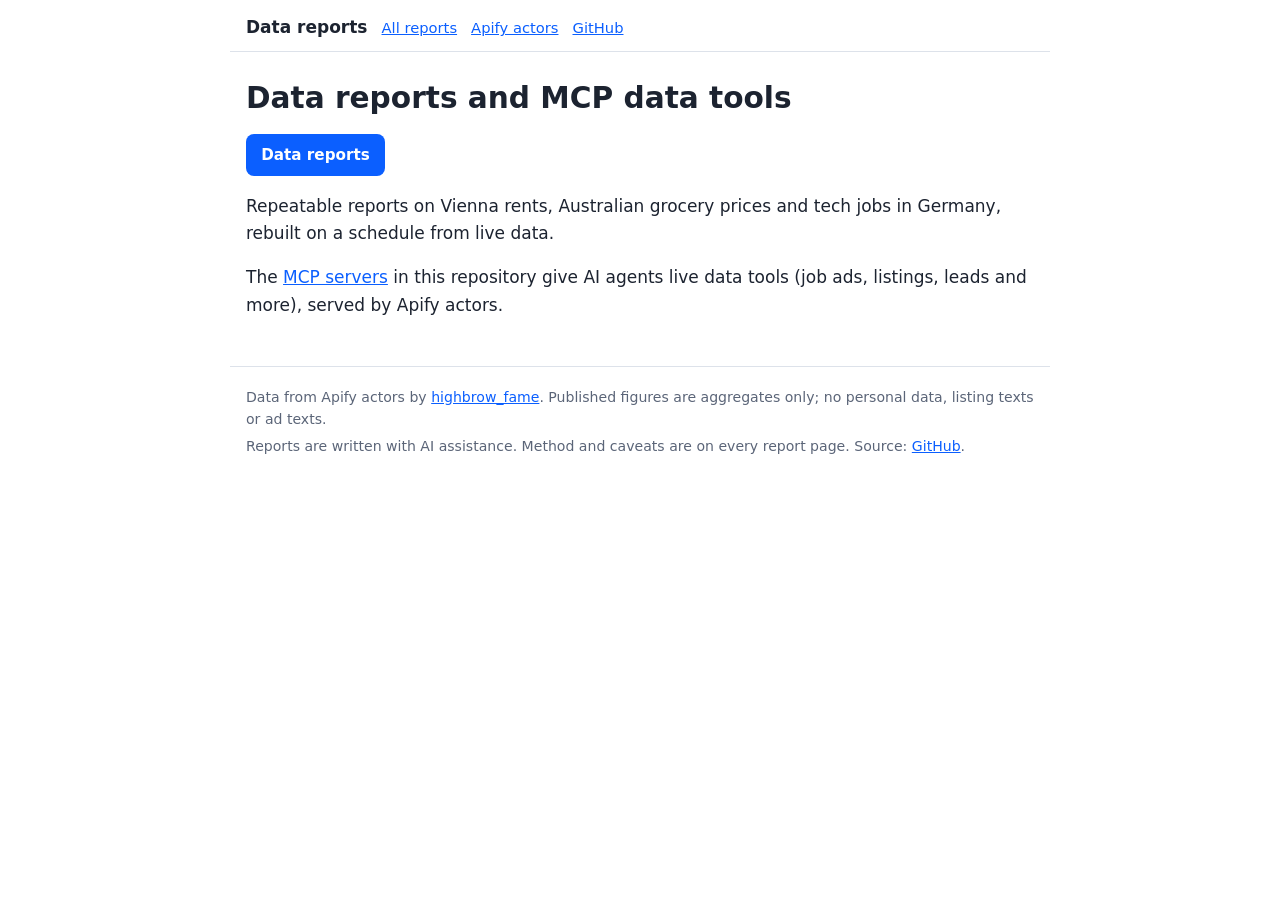
<file: docs/index.html>
<!doctype html>
<html lang="en">
<head>
<meta charset="utf-8">
<meta name="viewport" content="width=device-width,initial-scale=1">
<title>Data reports and MCP data tools by highbrow_fame</title>
<meta name="description" content="Repeatable data reports from live websites, and MCP servers that give AI agents live data tools.">
<link rel="canonical" href="https://projectworks007.github.io/apify-data-mcp/">
<link rel="icon" href="data:image/svg+xml,%3Csvg xmlns='http://www.w3.org/2000/svg' viewBox='0 0 32 32'%3E%3Crect width='32' height='32' rx='6' fill='%230b5fff'/%3E%3Crect x='6' y='16' width='5' height='10' fill='white'/%3E%3Crect x='14' y='9' width='5' height='17' fill='white'/%3E%3Crect x='22' y='13' width='5' height='13' fill='white'/%3E%3C/svg%3E">
<link rel="stylesheet" href="reports/assets/style.css">
<meta property="og:site_name" content="Data reports by highbrow_fame">
<meta property="og:type" content="website">
<meta property="og:title" content="Data reports and MCP data tools by highbrow_fame">
<meta property="og:description" content="Repeatable data reports from live websites, and MCP servers that give AI agents live data tools.">
<meta property="og:url" content="https://projectworks007.github.io/apify-data-mcp/">

<meta name="twitter:card" content="summary">
<meta name="twitter:title" content="Data reports and MCP data tools by highbrow_fame">
<meta name="twitter:description" content="Repeatable data reports from live websites, and MCP servers that give AI agents live data tools.">

</head>
<body>
<header class="site"><a class="brand" href="reports/">Data reports</a>
<nav><a href="reports/">All reports</a><a href="https://apify.com/highbrow_fame">Apify actors</a><a href="https://github.com/projectworks007/apify-data-mcp">GitHub</a></nav></header>
<main>
<h1>Data reports and MCP data tools</h1>
<p><a class="btn" href="reports/">Data reports</a></p>
<p>Repeatable reports on Vienna rents, Australian grocery prices and tech jobs in Germany, rebuilt on a schedule from live data.</p>
<p>The <a href="https://github.com/projectworks007/apify-data-mcp#readme">MCP servers</a> in this repository give AI agents live data tools (job ads, listings, leads and more), served by Apify actors.</p>
</main>
<footer class="site">
<p>Data from Apify actors by <a href="https://apify.com/highbrow_fame">highbrow_fame</a>. Published figures are aggregates only; no personal data, listing texts or ad texts.</p>
<p>Reports are written with AI assistance. Method and caveats are on every report page. Source: <a href="https://github.com/projectworks007/apify-data-mcp">GitHub</a>.</p>
</footer>
</body>
</html>
</file>
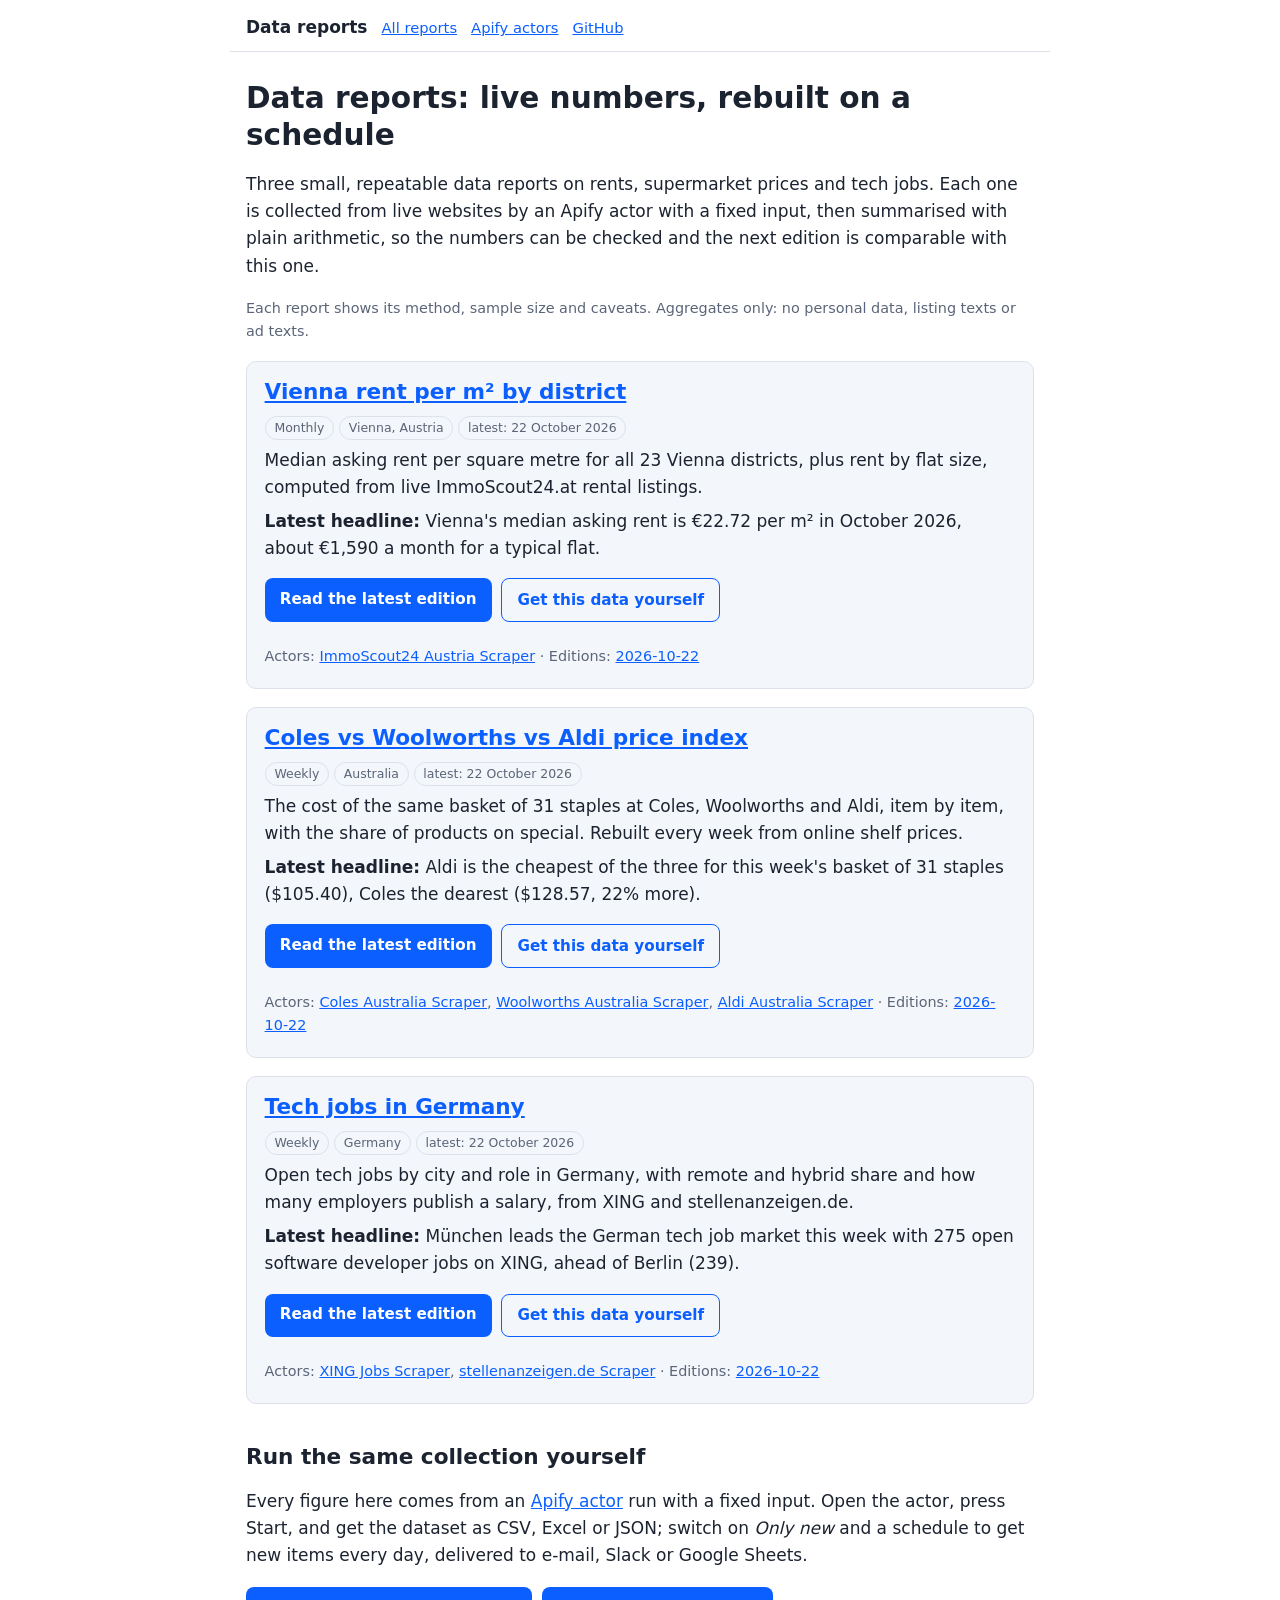
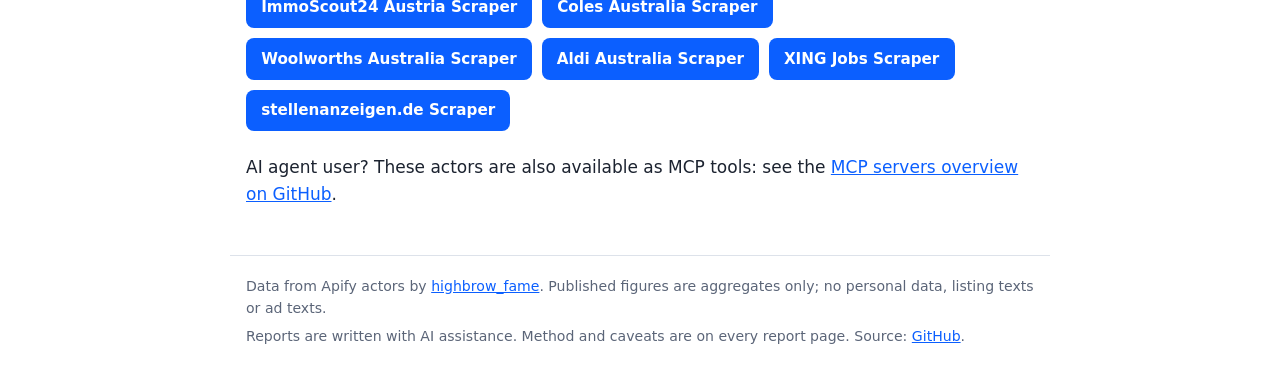
<file: docs/reports/index.html>
<!doctype html>
<html lang="en">
<head>
<meta charset="utf-8">
<meta name="viewport" content="width=device-width,initial-scale=1">
<title>Data reports: Vienna rent, Australian grocery prices, tech jobs in Germany</title>
<meta name="description" content="Repeatable data reports built from live websites: Vienna rent per m2 by district (monthly), Coles vs Woolworths vs Aldi grocery prices (weekly), tech jobs in Germany (weekly).">
<link rel="canonical" href="https://projectworks007.github.io/apify-data-mcp/reports/">
<link rel="icon" href="data:image/svg+xml,%3Csvg xmlns='http://www.w3.org/2000/svg' viewBox='0 0 32 32'%3E%3Crect width='32' height='32' rx='6' fill='%230b5fff'/%3E%3Crect x='6' y='16' width='5' height='10' fill='white'/%3E%3Crect x='14' y='9' width='5' height='17' fill='white'/%3E%3Crect x='22' y='13' width='5' height='13' fill='white'/%3E%3C/svg%3E">
<link rel="stylesheet" href="assets/style.css">
<meta property="og:site_name" content="Data reports by highbrow_fame">
<meta property="og:type" content="website">
<meta property="og:title" content="Data reports: Vienna rent, Australian grocery prices, tech jobs in Germany">
<meta property="og:description" content="Repeatable data reports built from live websites: Vienna rent per m2 by district (monthly), Coles vs Woolworths vs Aldi grocery prices (weekly), tech jobs in Germany (weekly).">
<meta property="og:url" content="https://projectworks007.github.io/apify-data-mcp/reports/">
<meta property="og:image" content="https://projectworks007.github.io/apify-data-mcp/reports/img/2026-10-22/vienna-rent-per-sqm-by-district.png"><meta name="twitter:image" content="https://projectworks007.github.io/apify-data-mcp/reports/img/2026-10-22/vienna-rent-per-sqm-by-district.png">
<meta name="twitter:card" content="summary_large_image">
<meta name="twitter:title" content="Data reports: Vienna rent, Australian grocery prices, tech jobs in Germany">
<meta name="twitter:description" content="Repeatable data reports built from live websites: Vienna rent per m2 by district (monthly), Coles vs Woolworths vs Aldi grocery prices (weekly), tech jobs in Germany (weekly).">
<script type="application/ld+json">{"@context": "https://schema.org", "@type": "CollectionPage", "name": "Data reports", "description": "Repeatable data reports built from live websites: Vienna rent per m2 by district (monthly), Coles vs Woolworths vs Aldi grocery prices (weekly), tech jobs in Germany (weekly).", "url": "https://projectworks007.github.io/apify-data-mcp/reports/", "author": {"@type": "Person", "name": "highbrow_fame", "url": "https://apify.com/highbrow_fame"}, "hasPart": [{"@type": "Article", "name": "Vienna rent prices per sqm by district: October 2026 (live ImmoScout24 data)", "url": "https://projectworks007.github.io/apify-data-mcp/reports/vienna-rent.html"}, {"@type": "Article", "name": "Coles vs Woolworths vs Aldi: weekly grocery price index (22 October 2026)", "url": "https://projectworks007.github.io/apify-data-mcp/reports/au-grocery-index.html"}, {"@type": "Article", "name": "Where are the tech jobs in Germany? Jobs by city, remote share and salaries (22 October 2026)", "url": "https://projectworks007.github.io/apify-data-mcp/reports/germany-tech-jobs.html"}]}</script>
</head>
<body>
<header class="site"><a class="brand" href="index.html">Data reports</a>
<nav><a href="index.html">All reports</a><a href="https://apify.com/highbrow_fame">Apify actors</a><a href="https://github.com/projectworks007/apify-data-mcp">GitHub</a></nav></header>
<main>
<h1>Data reports: live numbers, rebuilt on a schedule</h1>
<p>Three small, repeatable data reports on rents, supermarket prices and tech jobs. Each one is collected from live websites by an Apify actor with a fixed input, then summarised with plain arithmetic, so the numbers can be checked and the next edition is comparable with this one.</p>
<p class="meta">Each report shows its method, sample size and caveats. Aggregates only: no personal data, listing texts or ad texts.</p>
<article class="card">
<h2><a href="vienna-rent.html">Vienna rent per m² by district</a></h2>
<p><span class="tag">Monthly</span><span class="tag">Vienna, Austria</span><span class="tag">latest: 22 October 2026</span></p>
<p>Median asking rent per square metre for all 23 Vienna districts, plus rent by flat size, computed from live ImmoScout24.at rental listings.</p>
<p><strong>Latest headline:</strong> Vienna&#x27;s median asking rent is €22.72 per m² in October 2026, about €1,590 a month for a typical flat.</p>
<div class="btns"><a class="btn" href="vienna-rent.html">Read the latest edition</a><a class="btn alt" href="vienna-rent.html#get-the-data">Get this data yourself</a></div>
<p class="meta">Actors: <a href="https://apify.com/highbrow_fame/immoscout24-at-properties">ImmoScout24 Austria Scraper</a> &middot; Editions: <a href="vienna-rent-2026-10-22.html">2026-10-22</a></p>
</article><article class="card">
<h2><a href="au-grocery-index.html">Coles vs Woolworths vs Aldi price index</a></h2>
<p><span class="tag">Weekly</span><span class="tag">Australia</span><span class="tag">latest: 22 October 2026</span></p>
<p>The cost of the same basket of 31 staples at Coles, Woolworths and Aldi, item by item, with the share of products on special. Rebuilt every week from online shelf prices.</p>
<p><strong>Latest headline:</strong> Aldi is the cheapest of the three for this week&#x27;s basket of 31 staples ($105.40), Coles the dearest ($128.57, 22% more).</p>
<div class="btns"><a class="btn" href="au-grocery-index.html">Read the latest edition</a><a class="btn alt" href="au-grocery-index.html#get-the-data">Get this data yourself</a></div>
<p class="meta">Actors: <a href="https://apify.com/highbrow_fame/coles-au-products">Coles Australia Scraper</a>, <a href="https://apify.com/highbrow_fame/woolworths-au-products">Woolworths Australia Scraper</a>, <a href="https://apify.com/highbrow_fame/aldi-au-products">Aldi Australia Scraper</a> &middot; Editions: <a href="au-grocery-index-2026-10-22.html">2026-10-22</a></p>
</article><article class="card">
<h2><a href="germany-tech-jobs.html">Tech jobs in Germany</a></h2>
<p><span class="tag">Weekly</span><span class="tag">Germany</span><span class="tag">latest: 22 October 2026</span></p>
<p>Open tech jobs by city and role in Germany, with remote and hybrid share and how many employers publish a salary, from XING and stellenanzeigen.de.</p>
<p><strong>Latest headline:</strong> München leads the German tech job market this week with 275 open software developer jobs on XING, ahead of Berlin (239).</p>
<div class="btns"><a class="btn" href="germany-tech-jobs.html">Read the latest edition</a><a class="btn alt" href="germany-tech-jobs.html#get-the-data">Get this data yourself</a></div>
<p class="meta">Actors: <a href="https://apify.com/highbrow_fame/xing-jobs">XING Jobs Scraper</a>, <a href="https://apify.com/highbrow_fame/stellenanzeigen-jobs">stellenanzeigen.de Scraper</a> &middot; Editions: <a href="germany-tech-jobs-2026-10-22.html">2026-10-22</a></p>
</article>
<h2>Run the same collection yourself</h2>
<p>Every figure here comes from an <a href="https://apify.com/highbrow_fame">Apify actor</a> run with a fixed input. Open the actor, press Start, and get the dataset as CSV, Excel or JSON; switch on <em>Only new</em> and a schedule to get new items every day, delivered to e-mail, Slack or Google Sheets.</p>
<div class="btns"><a class="btn" href="https://apify.com/highbrow_fame/immoscout24-at-properties">ImmoScout24 Austria Scraper</a><a class="btn" href="https://apify.com/highbrow_fame/coles-au-products">Coles Australia Scraper</a><a class="btn" href="https://apify.com/highbrow_fame/woolworths-au-products">Woolworths Australia Scraper</a><a class="btn" href="https://apify.com/highbrow_fame/aldi-au-products">Aldi Australia Scraper</a><a class="btn" href="https://apify.com/highbrow_fame/xing-jobs">XING Jobs Scraper</a><a class="btn" href="https://apify.com/highbrow_fame/stellenanzeigen-jobs">stellenanzeigen.de Scraper</a></div>
<p>AI agent user? These actors are also available as MCP tools: see the <a href="https://github.com/projectworks007/apify-data-mcp#readme">MCP servers overview on GitHub</a>.</p>
</main>
<footer class="site">
<p>Data from Apify actors by <a href="https://apify.com/highbrow_fame">highbrow_fame</a>. Published figures are aggregates only; no personal data, listing texts or ad texts.</p>
<p>Reports are written with AI assistance. Method and caveats are on every report page. Source: <a href="https://github.com/projectworks007/apify-data-mcp">GitHub</a>.</p>
</footer>
</body>
</html>
</file>
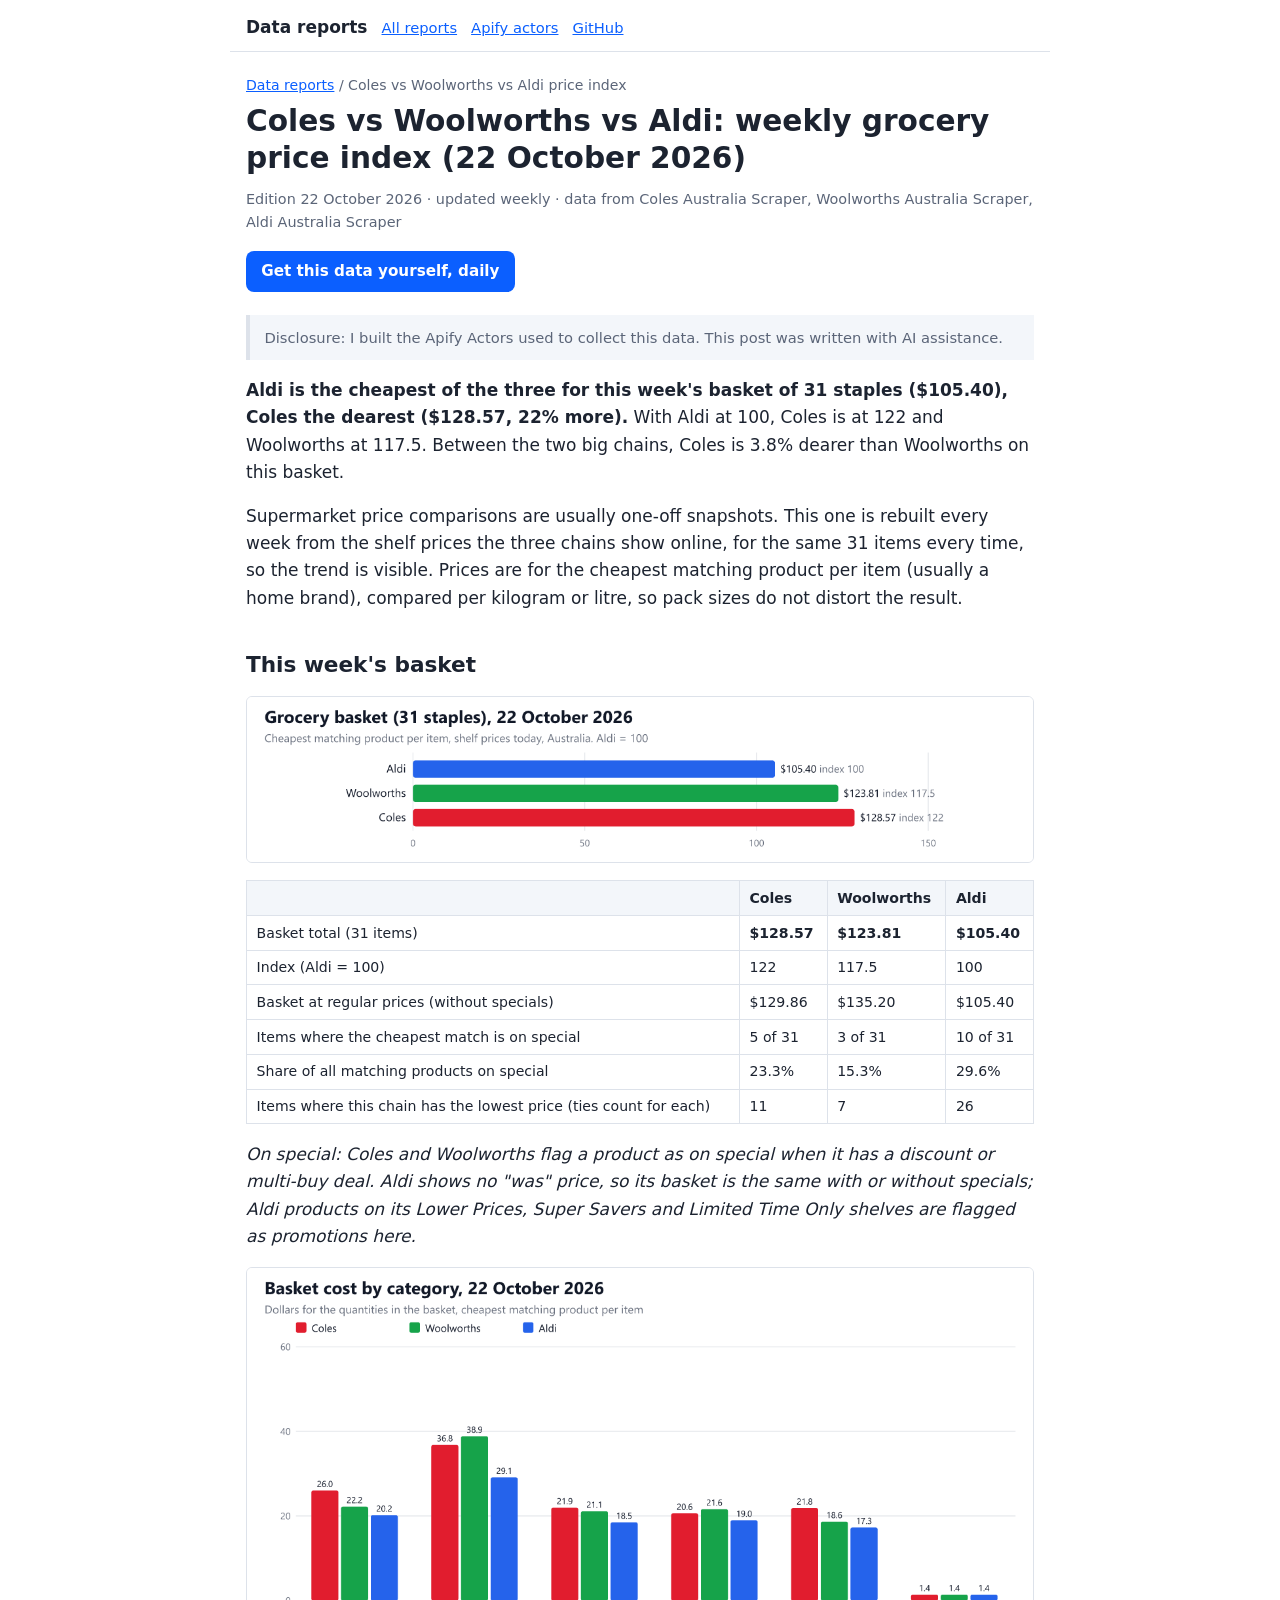
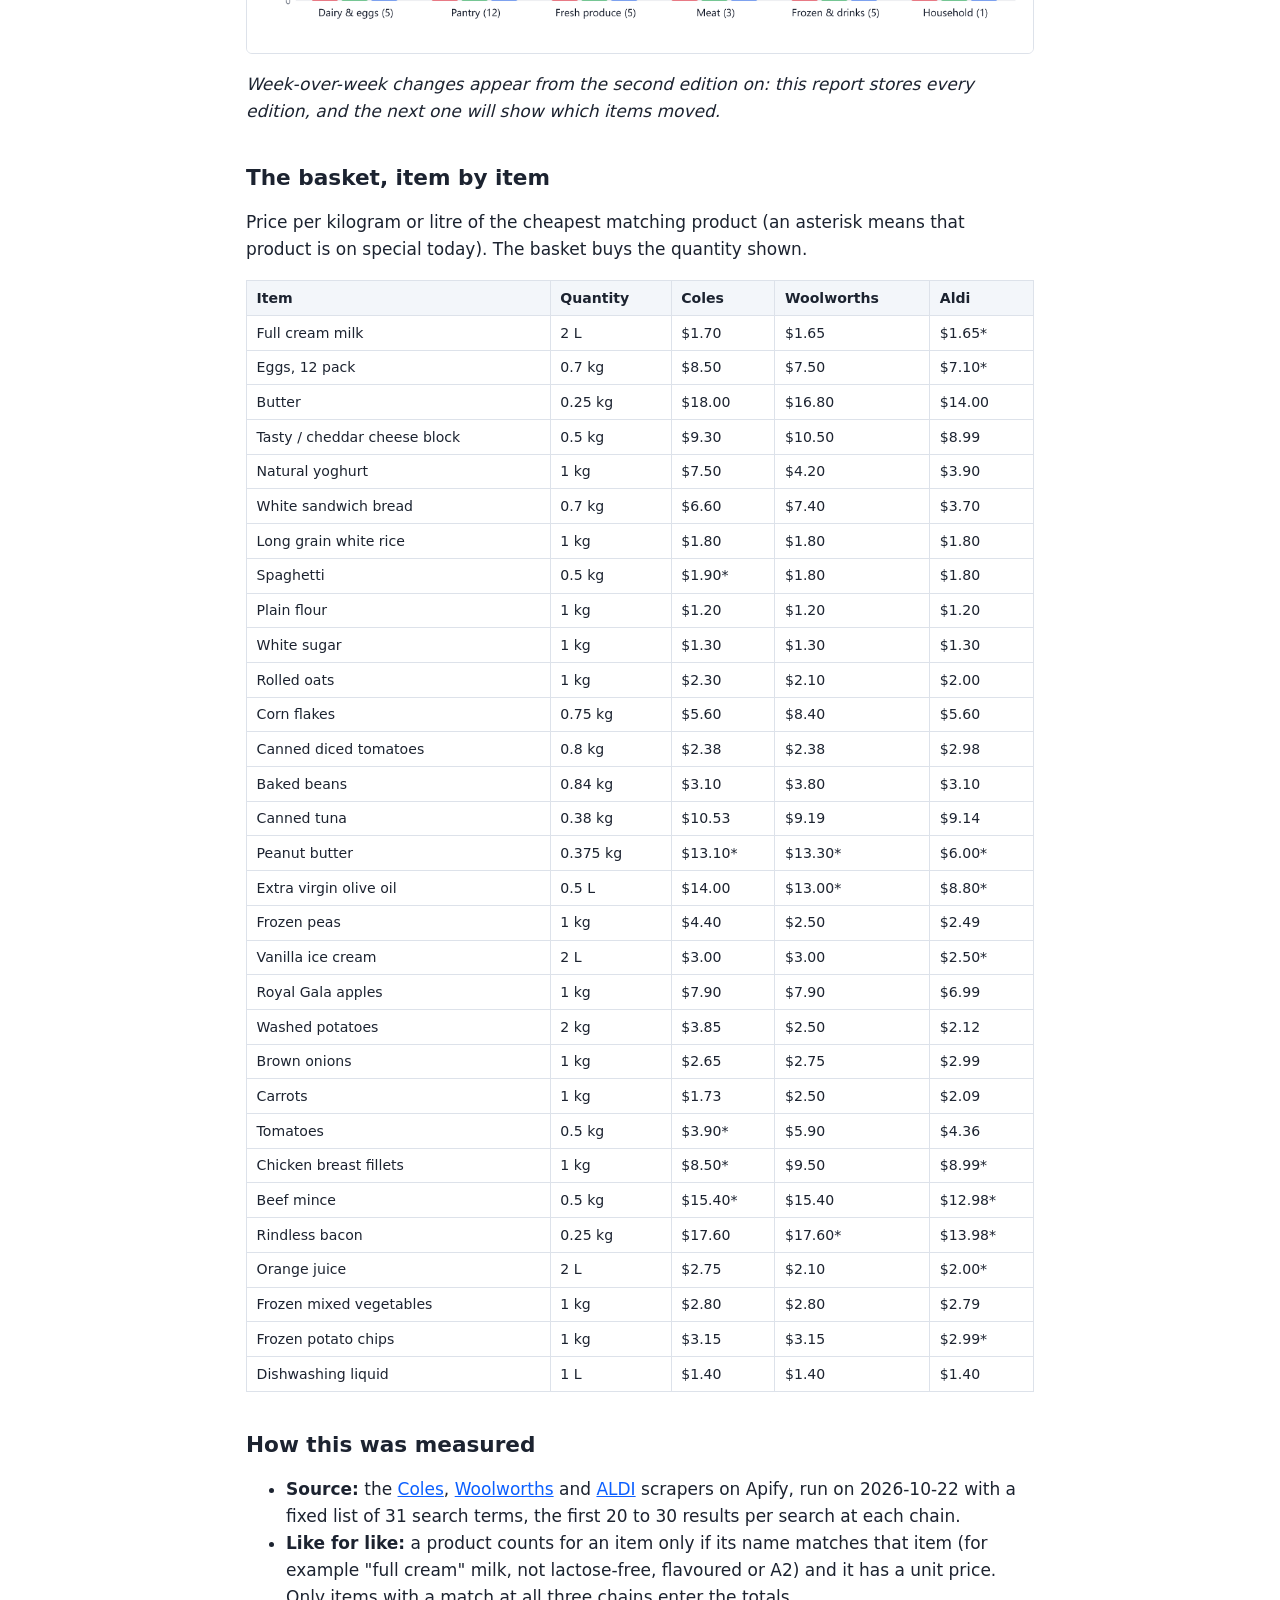
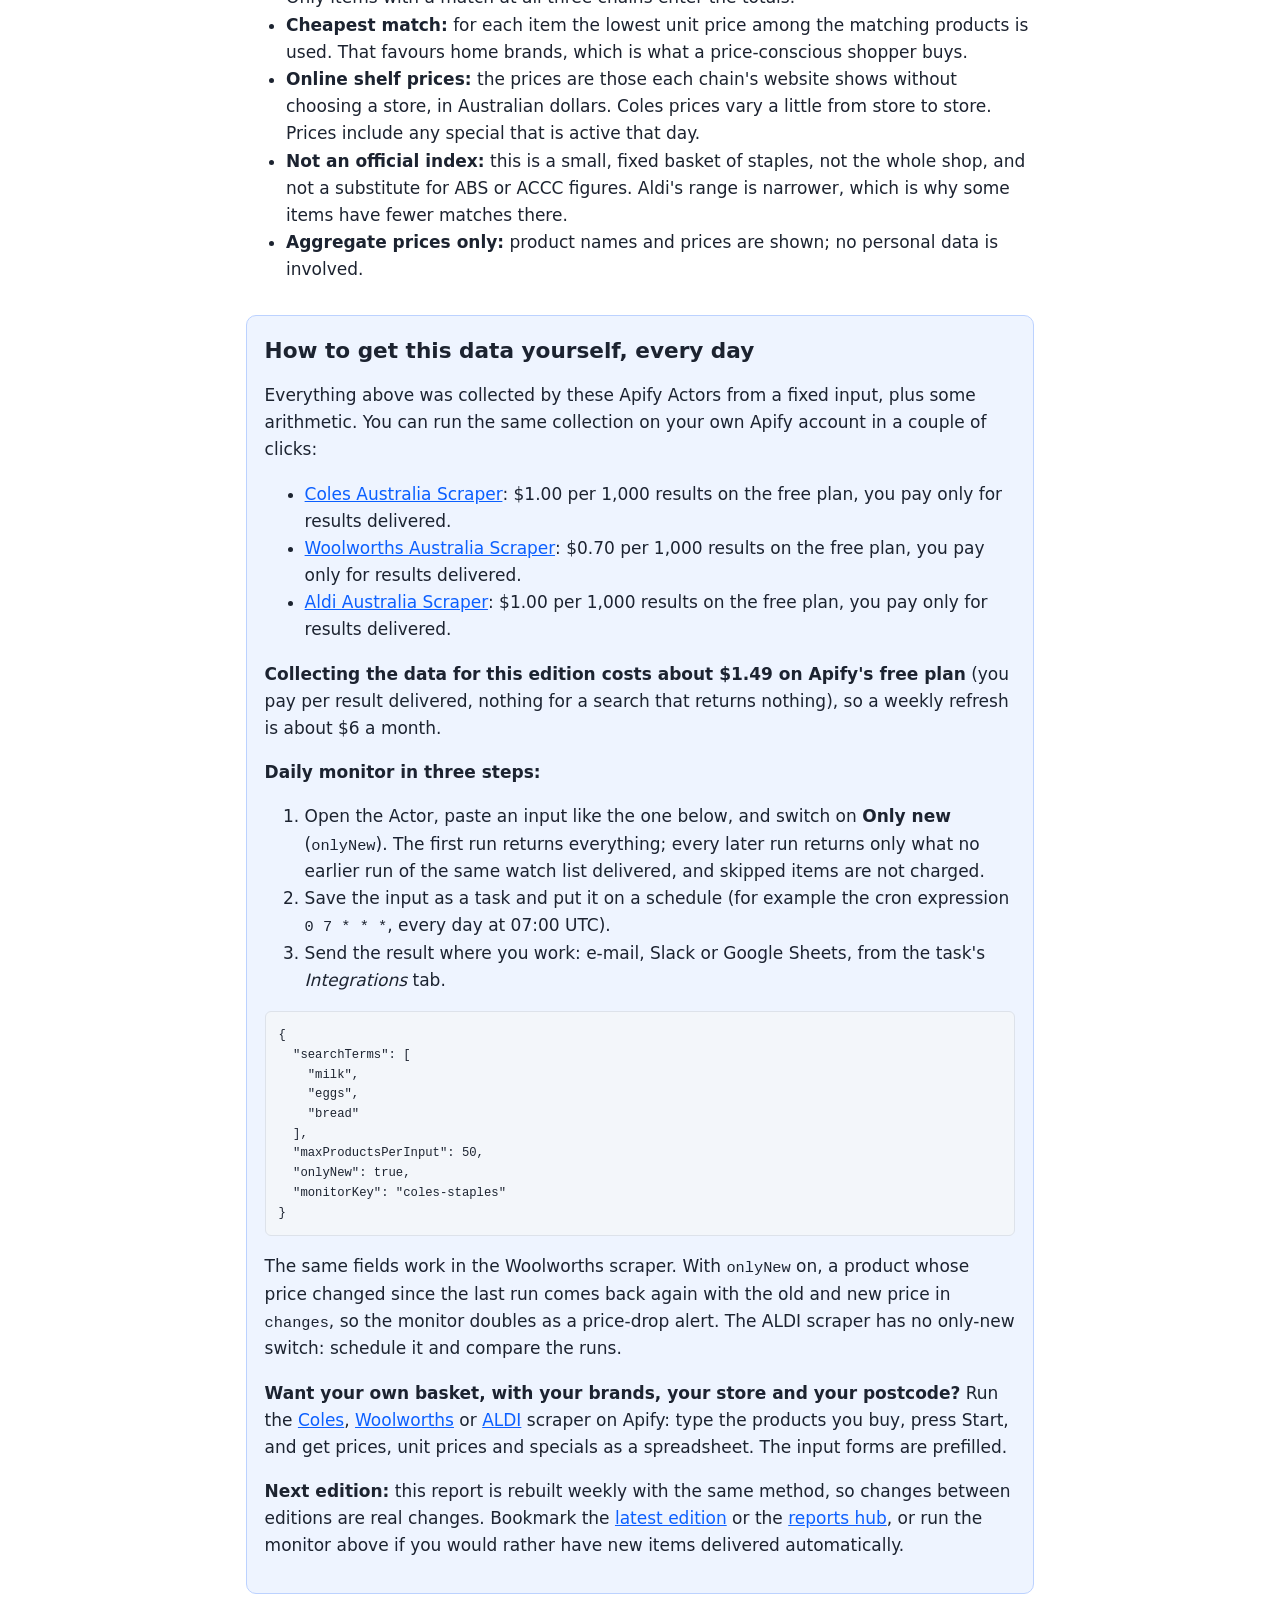
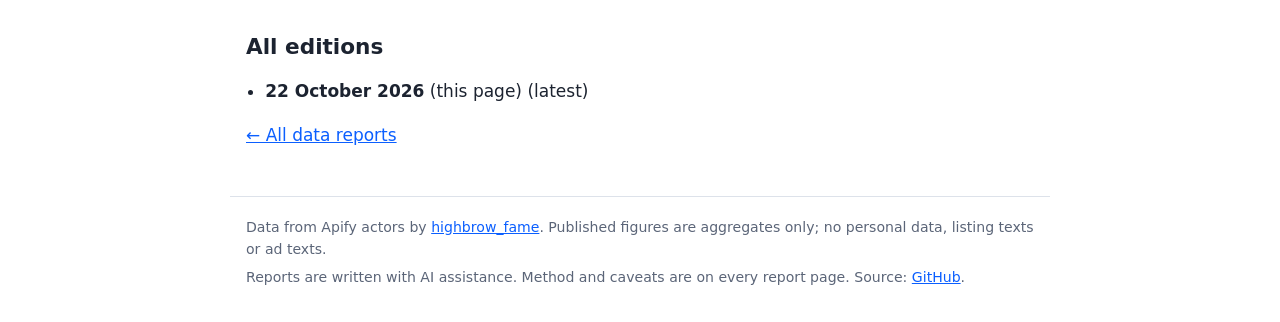
<file: docs/reports/au-grocery-index-2026-10-22.html>
<!doctype html>
<html lang="en">
<head>
<meta charset="utf-8">
<meta name="viewport" content="width=device-width,initial-scale=1">
<title>Coles vs Woolworths vs Aldi: weekly grocery price index (22 October 2026)</title>
<meta name="description" content="Which Australian supermarket is cheapest this week? 31 staples priced at Coles, Woolworths and Aldi, with specials share and how to track prices yourself.">
<link rel="canonical" href="https://dev.to/projectdev/coles-vs-woolworths-vs-aldi-weekly-grocery-price-index-22-october-2026-33mc">
<link rel="icon" href="data:image/svg+xml,%3Csvg xmlns='http://www.w3.org/2000/svg' viewBox='0 0 32 32'%3E%3Crect width='32' height='32' rx='6' fill='%230b5fff'/%3E%3Crect x='6' y='16' width='5' height='10' fill='white'/%3E%3Crect x='14' y='9' width='5' height='17' fill='white'/%3E%3Crect x='22' y='13' width='5' height='13' fill='white'/%3E%3C/svg%3E">
<link rel="stylesheet" href="assets/style.css">
<meta property="og:site_name" content="Data reports by highbrow_fame">
<meta property="og:type" content="article">
<meta property="og:title" content="Coles vs Woolworths vs Aldi: weekly grocery price index (22 October 2026)">
<meta property="og:description" content="Which Australian supermarket is cheapest this week? 31 staples priced at Coles, Woolworths and Aldi, with specials share and how to track prices yourself.">
<meta property="og:url" content="https://dev.to/projectdev/coles-vs-woolworths-vs-aldi-weekly-grocery-price-index-22-october-2026-33mc">
<meta property="og:image" content="https://projectworks007.github.io/apify-data-mcp/reports/img/2026-10-22/grocery-basket-by-category.png"><meta name="twitter:image" content="https://projectworks007.github.io/apify-data-mcp/reports/img/2026-10-22/grocery-basket-by-category.png">
<meta name="twitter:card" content="summary_large_image">
<meta name="twitter:title" content="Coles vs Woolworths vs Aldi: weekly grocery price index (22 October 2026)">
<meta name="twitter:description" content="Which Australian supermarket is cheapest this week? 31 staples priced at Coles, Woolworths and Aldi, with specials share and how to track prices yourself.">
<script type="application/ld+json">{"@context": "https://schema.org", "@graph": [{"@type": "Article", "headline": "Coles vs Woolworths vs Aldi: weekly grocery price index (22 October 2026)", "description": "Which Australian supermarket is cheapest this week? 31 staples priced at Coles, Woolworths and Aldi, with specials share and how to track prices yourself.", "datePublished": "2026-10-22", "dateModified": "2026-10-22", "inLanguage": "en", "mainEntityOfPage": "https://dev.to/projectdev/coles-vs-woolworths-vs-aldi-weekly-grocery-price-index-22-october-2026-33mc", "author": {"@type": "Person", "name": "highbrow_fame", "url": "https://apify.com/highbrow_fame"}, "publisher": {"@type": "Person", "name": "highbrow_fame", "url": "https://apify.com/highbrow_fame"}, "keywords": "data, australia, groceries, webscraping", "image": "https://projectworks007.github.io/apify-data-mcp/reports/img/2026-10-22/grocery-basket-by-category.png"}, {"@type": "Dataset", "name": "Coles vs Woolworths vs Aldi: weekly grocery price index (22 October 2026)", "description": "Which Australian supermarket is cheapest this week? 31 staples priced at Coles, Woolworths and Aldi, with specials share and how to track prices yourself.", "creator": {"@type": "Person", "name": "highbrow_fame", "url": "https://apify.com/highbrow_fame"}, "datePublished": "2026-10-22", "dateModified": "2026-10-22", "temporalCoverage": "2026-10-22", "spatialCoverage": "Australia", "keywords": ["data", "australia", "groceries", "webscraping"], "variableMeasured": ["basket total in AUD", "index versus Aldi", "unit price per kg or litre", "share of products on special"], "url": "https://dev.to/projectdev/coles-vs-woolworths-vs-aldi-weekly-grocery-price-index-22-october-2026-33mc", "isBasedOn": ["https://apify.com/highbrow_fame/coles-au-products", "https://apify.com/highbrow_fame/woolworths-au-products", "https://apify.com/highbrow_fame/aldi-au-products"]}]}</script>
</head>
<body>
<header class="site"><a class="brand" href="index.html">Data reports</a>
<nav><a href="index.html">All reports</a><a href="https://apify.com/highbrow_fame">Apify actors</a><a href="https://github.com/projectworks007/apify-data-mcp">GitHub</a></nav></header>
<main>
<p class="crumbs"><a href="index.html">Data reports</a> / Coles vs Woolworths vs Aldi price index</p>
<h1>Coles vs Woolworths vs Aldi: weekly grocery price index (22 October 2026)</h1>
<p class="meta">Edition <time datetime="2026-10-22">22 October 2026</time> &middot; updated weekly &middot; data from Coles Australia Scraper, Woolworths Australia Scraper, Aldi Australia Scraper</p>

<div class="btns"><a class="btn" href="#get-the-data">Get this data yourself, daily</a></div>
<blockquote class="note">
<p>Disclosure: I built the Apify Actors used to collect this data. This post was written with AI assistance.</p>
</blockquote>
<p><strong>Aldi is the cheapest of the three for this week's basket of 31 staples ($105.40), Coles the dearest ($128.57, 22% more).</strong> With Aldi at 100, Coles is at 122 and Woolworths at 117.5. Between the two big chains, Coles is 3.8% dearer than Woolworths on this basket.</p>
<p>Supermarket price comparisons are usually one-off snapshots. This one is rebuilt every week from the shelf prices the three chains show online, for the same 31 items every time, so the trend is visible. Prices are for the cheapest matching product per item (usually a home brand), compared per kilogram or litre, so pack sizes do not distort the result.</p>
<h2>This week's basket</h2>
<p><img alt="Grocery basket total at Coles, Woolworths and Aldi" src="img/2026-10-22/grocery-basket-total.png" width="1200" height="253" decoding="async"></p>
<div class="tw"><table>
<thead>
<tr>
<th></th>
<th>Coles</th>
<th>Woolworths</th>
<th>Aldi</th>
</tr>
</thead>
<tbody>
<tr>
<td>Basket total (31 items)</td>
<td><strong>$128.57</strong></td>
<td><strong>$123.81</strong></td>
<td><strong>$105.40</strong></td>
</tr>
<tr>
<td>Index (Aldi = 100)</td>
<td>122</td>
<td>117.5</td>
<td>100</td>
</tr>
<tr>
<td>Basket at regular prices (without specials)</td>
<td>$129.86</td>
<td>$135.20</td>
<td>$105.40</td>
</tr>
<tr>
<td>Items where the cheapest match is on special</td>
<td>5 of 31</td>
<td>3 of 31</td>
<td>10 of 31</td>
</tr>
<tr>
<td>Share of all matching products on special</td>
<td>23.3%</td>
<td>15.3%</td>
<td>29.6%</td>
</tr>
<tr>
<td>Items where this chain has the lowest price (ties count for each)</td>
<td>11</td>
<td>7</td>
<td>26</td>
</tr>
</tbody>
</table></div>
<p><em>On special: Coles and Woolworths flag a product as on special when it has a discount or multi-buy deal. Aldi shows no "was" price, so its basket is the same with or without specials; Aldi products on its Lower Prices, Super Savers and Limited Time Only shelves are flagged as promotions here.</em></p>
<p><img alt="Basket cost by category" src="img/2026-10-22/grocery-basket-by-category.png" width="1200" height="587" loading="lazy" decoding="async"></p>
<p><em>Week-over-week changes appear from the second edition on: this report stores every edition, and the next one will show which items moved.</em></p>
<h2>The basket, item by item</h2>
<p>Price per kilogram or litre of the cheapest matching product (an asterisk means that product is on special today). The basket buys the quantity shown.</p>
<div class="tw"><table>
<thead>
<tr>
<th>Item</th>
<th>Quantity</th>
<th>Coles</th>
<th>Woolworths</th>
<th>Aldi</th>
</tr>
</thead>
<tbody>
<tr>
<td>Full cream milk</td>
<td>2 L</td>
<td>$1.70</td>
<td>$1.65</td>
<td>$1.65*</td>
</tr>
<tr>
<td>Eggs, 12 pack</td>
<td>0.7 kg</td>
<td>$8.50</td>
<td>$7.50</td>
<td>$7.10*</td>
</tr>
<tr>
<td>Butter</td>
<td>0.25 kg</td>
<td>$18.00</td>
<td>$16.80</td>
<td>$14.00</td>
</tr>
<tr>
<td>Tasty / cheddar cheese block</td>
<td>0.5 kg</td>
<td>$9.30</td>
<td>$10.50</td>
<td>$8.99</td>
</tr>
<tr>
<td>Natural yoghurt</td>
<td>1 kg</td>
<td>$7.50</td>
<td>$4.20</td>
<td>$3.90</td>
</tr>
<tr>
<td>White sandwich bread</td>
<td>0.7 kg</td>
<td>$6.60</td>
<td>$7.40</td>
<td>$3.70</td>
</tr>
<tr>
<td>Long grain white rice</td>
<td>1 kg</td>
<td>$1.80</td>
<td>$1.80</td>
<td>$1.80</td>
</tr>
<tr>
<td>Spaghetti</td>
<td>0.5 kg</td>
<td>$1.90*</td>
<td>$1.80</td>
<td>$1.80</td>
</tr>
<tr>
<td>Plain flour</td>
<td>1 kg</td>
<td>$1.20</td>
<td>$1.20</td>
<td>$1.20</td>
</tr>
<tr>
<td>White sugar</td>
<td>1 kg</td>
<td>$1.30</td>
<td>$1.30</td>
<td>$1.30</td>
</tr>
<tr>
<td>Rolled oats</td>
<td>1 kg</td>
<td>$2.30</td>
<td>$2.10</td>
<td>$2.00</td>
</tr>
<tr>
<td>Corn flakes</td>
<td>0.75 kg</td>
<td>$5.60</td>
<td>$8.40</td>
<td>$5.60</td>
</tr>
<tr>
<td>Canned diced tomatoes</td>
<td>0.8 kg</td>
<td>$2.38</td>
<td>$2.38</td>
<td>$2.98</td>
</tr>
<tr>
<td>Baked beans</td>
<td>0.84 kg</td>
<td>$3.10</td>
<td>$3.80</td>
<td>$3.10</td>
</tr>
<tr>
<td>Canned tuna</td>
<td>0.38 kg</td>
<td>$10.53</td>
<td>$9.19</td>
<td>$9.14</td>
</tr>
<tr>
<td>Peanut butter</td>
<td>0.375 kg</td>
<td>$13.10*</td>
<td>$13.30*</td>
<td>$6.00*</td>
</tr>
<tr>
<td>Extra virgin olive oil</td>
<td>0.5 L</td>
<td>$14.00</td>
<td>$13.00*</td>
<td>$8.80*</td>
</tr>
<tr>
<td>Frozen peas</td>
<td>1 kg</td>
<td>$4.40</td>
<td>$2.50</td>
<td>$2.49</td>
</tr>
<tr>
<td>Vanilla ice cream</td>
<td>2 L</td>
<td>$3.00</td>
<td>$3.00</td>
<td>$2.50*</td>
</tr>
<tr>
<td>Royal Gala apples</td>
<td>1 kg</td>
<td>$7.90</td>
<td>$7.90</td>
<td>$6.99</td>
</tr>
<tr>
<td>Washed potatoes</td>
<td>2 kg</td>
<td>$3.85</td>
<td>$2.50</td>
<td>$2.12</td>
</tr>
<tr>
<td>Brown onions</td>
<td>1 kg</td>
<td>$2.65</td>
<td>$2.75</td>
<td>$2.99</td>
</tr>
<tr>
<td>Carrots</td>
<td>1 kg</td>
<td>$1.73</td>
<td>$2.50</td>
<td>$2.09</td>
</tr>
<tr>
<td>Tomatoes</td>
<td>0.5 kg</td>
<td>$3.90*</td>
<td>$5.90</td>
<td>$4.36</td>
</tr>
<tr>
<td>Chicken breast fillets</td>
<td>1 kg</td>
<td>$8.50*</td>
<td>$9.50</td>
<td>$8.99*</td>
</tr>
<tr>
<td>Beef mince</td>
<td>0.5 kg</td>
<td>$15.40*</td>
<td>$15.40</td>
<td>$12.98*</td>
</tr>
<tr>
<td>Rindless bacon</td>
<td>0.25 kg</td>
<td>$17.60</td>
<td>$17.60*</td>
<td>$13.98*</td>
</tr>
<tr>
<td>Orange juice</td>
<td>2 L</td>
<td>$2.75</td>
<td>$2.10</td>
<td>$2.00*</td>
</tr>
<tr>
<td>Frozen mixed vegetables</td>
<td>1 kg</td>
<td>$2.80</td>
<td>$2.80</td>
<td>$2.79</td>
</tr>
<tr>
<td>Frozen potato chips</td>
<td>1 kg</td>
<td>$3.15</td>
<td>$3.15</td>
<td>$2.99*</td>
</tr>
<tr>
<td>Dishwashing liquid</td>
<td>1 L</td>
<td>$1.40</td>
<td>$1.40</td>
<td>$1.40</td>
</tr>
</tbody>
</table></div>
<h2>How this was measured</h2>
<ul>
<li><strong>Source:</strong> the <a href="https://apify.com/highbrow_fame/coles-au-products">Coles</a>, <a href="https://apify.com/highbrow_fame/woolworths-au-products">Woolworths</a> and <a href="https://apify.com/highbrow_fame/aldi-au-products">ALDI</a> scrapers on Apify, run on 2026-10-22 with a fixed list of 31 search terms, the first 20 to 30 results per search at each chain.</li>
<li><strong>Like for like:</strong> a product counts for an item only if its name matches that item (for example "full cream" milk, not lactose-free, flavoured or A2) and it has a unit price. Only items with a match at all three chains enter the totals.</li>
<li><strong>Cheapest match:</strong> for each item the lowest unit price among the matching products is used. That favours home brands, which is what a price-conscious shopper buys.</li>
<li><strong>Online shelf prices:</strong> the prices are those each chain's website shows without choosing a store, in Australian dollars. Coles prices vary a little from store to store. Prices include any special that is active that day.</li>
<li><strong>Not an official index:</strong> this is a small, fixed basket of staples, not the whole shop, and not a substitute for ABS or ACCC figures. Aldi's range is narrower, which is why some items have fewer matches there.</li>
<li><strong>Aggregate prices only:</strong> product names and prices are shown; no personal data is involved.</li>
</ul>
<section class="cta" id="get-the-data"><h2>How to get this data yourself, every day</h2>
<p>Everything above was collected by these Apify Actors from a fixed input, plus some arithmetic. You can run the same collection on your own Apify account in a couple of clicks:</p>
<ul>
<li><a href="https://apify.com/highbrow_fame/coles-au-products">Coles Australia Scraper</a>: $1.00 per 1,000 results on the free plan, you pay only for results delivered.</li>
<li><a href="https://apify.com/highbrow_fame/woolworths-au-products">Woolworths Australia Scraper</a>: $0.70 per 1,000 results on the free plan, you pay only for results delivered.</li>
<li><a href="https://apify.com/highbrow_fame/aldi-au-products">Aldi Australia Scraper</a>: $1.00 per 1,000 results on the free plan, you pay only for results delivered.</li>
</ul>
<p><strong>Collecting the data for this edition costs about $1.49 on Apify's free plan</strong> (you pay per result delivered, nothing for a search that returns nothing), so a weekly refresh is about $6 a month.</p>
<p><strong>Daily monitor in three steps:</strong></p>
<ol>
<li>Open the Actor, paste an input like the one below, and switch on <strong>Only new</strong> (<code>onlyNew</code>). The first run returns everything; every later run returns only what no earlier run of the same watch list delivered, and skipped items are not charged.</li>
<li>Save the input as a task and put it on a schedule (for example the cron expression <code>0 7 * * *</code>, every day at 07:00 UTC).</li>
<li>Send the result where you work: e-mail, Slack or Google Sheets, from the task's <em>Integrations</em> tab.</li>
</ol>
<pre><code class="language-json">{
  &quot;searchTerms&quot;: [
    &quot;milk&quot;,
    &quot;eggs&quot;,
    &quot;bread&quot;
  ],
  &quot;maxProductsPerInput&quot;: 50,
  &quot;onlyNew&quot;: true,
  &quot;monitorKey&quot;: &quot;coles-staples&quot;
}
</code></pre>
<p>The same fields work in the Woolworths scraper. With <code>onlyNew</code> on, a product whose price changed since the last run comes back again with the old and new price in <code>changes</code>, so the monitor doubles as a price-drop alert. The ALDI scraper has no only-new switch: schedule it and compare the runs.</p>
<p><strong>Want your own basket, with your brands, your store and your postcode?</strong> Run the <a href="https://apify.com/highbrow_fame/coles-au-products">Coles</a>, <a href="https://apify.com/highbrow_fame/woolworths-au-products">Woolworths</a> or <a href="https://apify.com/highbrow_fame/aldi-au-products">ALDI</a> scraper on Apify: type the products you buy, press Start, and get prices, unit prices and specials as a spreadsheet. The input forms are prefilled.</p>
<p><strong>Next edition:</strong> this report is rebuilt weekly with the same method, so changes between editions are real changes. Bookmark the <a href="au-grocery-index.html">latest edition</a> or the <a href="index.html">reports hub</a>, or run the monitor above if you would rather have new items delivered automatically.</p></section>
<h2>All editions</h2>
<ul class="eds"><li><strong>22 October 2026</strong> (this page) (latest)</li></ul>
<p><a href="index.html">&larr; All data reports</a></p>
</main>
<footer class="site">
<p>Data from Apify actors by <a href="https://apify.com/highbrow_fame">highbrow_fame</a>. Published figures are aggregates only; no personal data, listing texts or ad texts.</p>
<p>Reports are written with AI assistance. Method and caveats are on every report page. Source: <a href="https://github.com/projectworks007/apify-data-mcp">GitHub</a>.</p>
</footer>
</body>
</html>
</file>
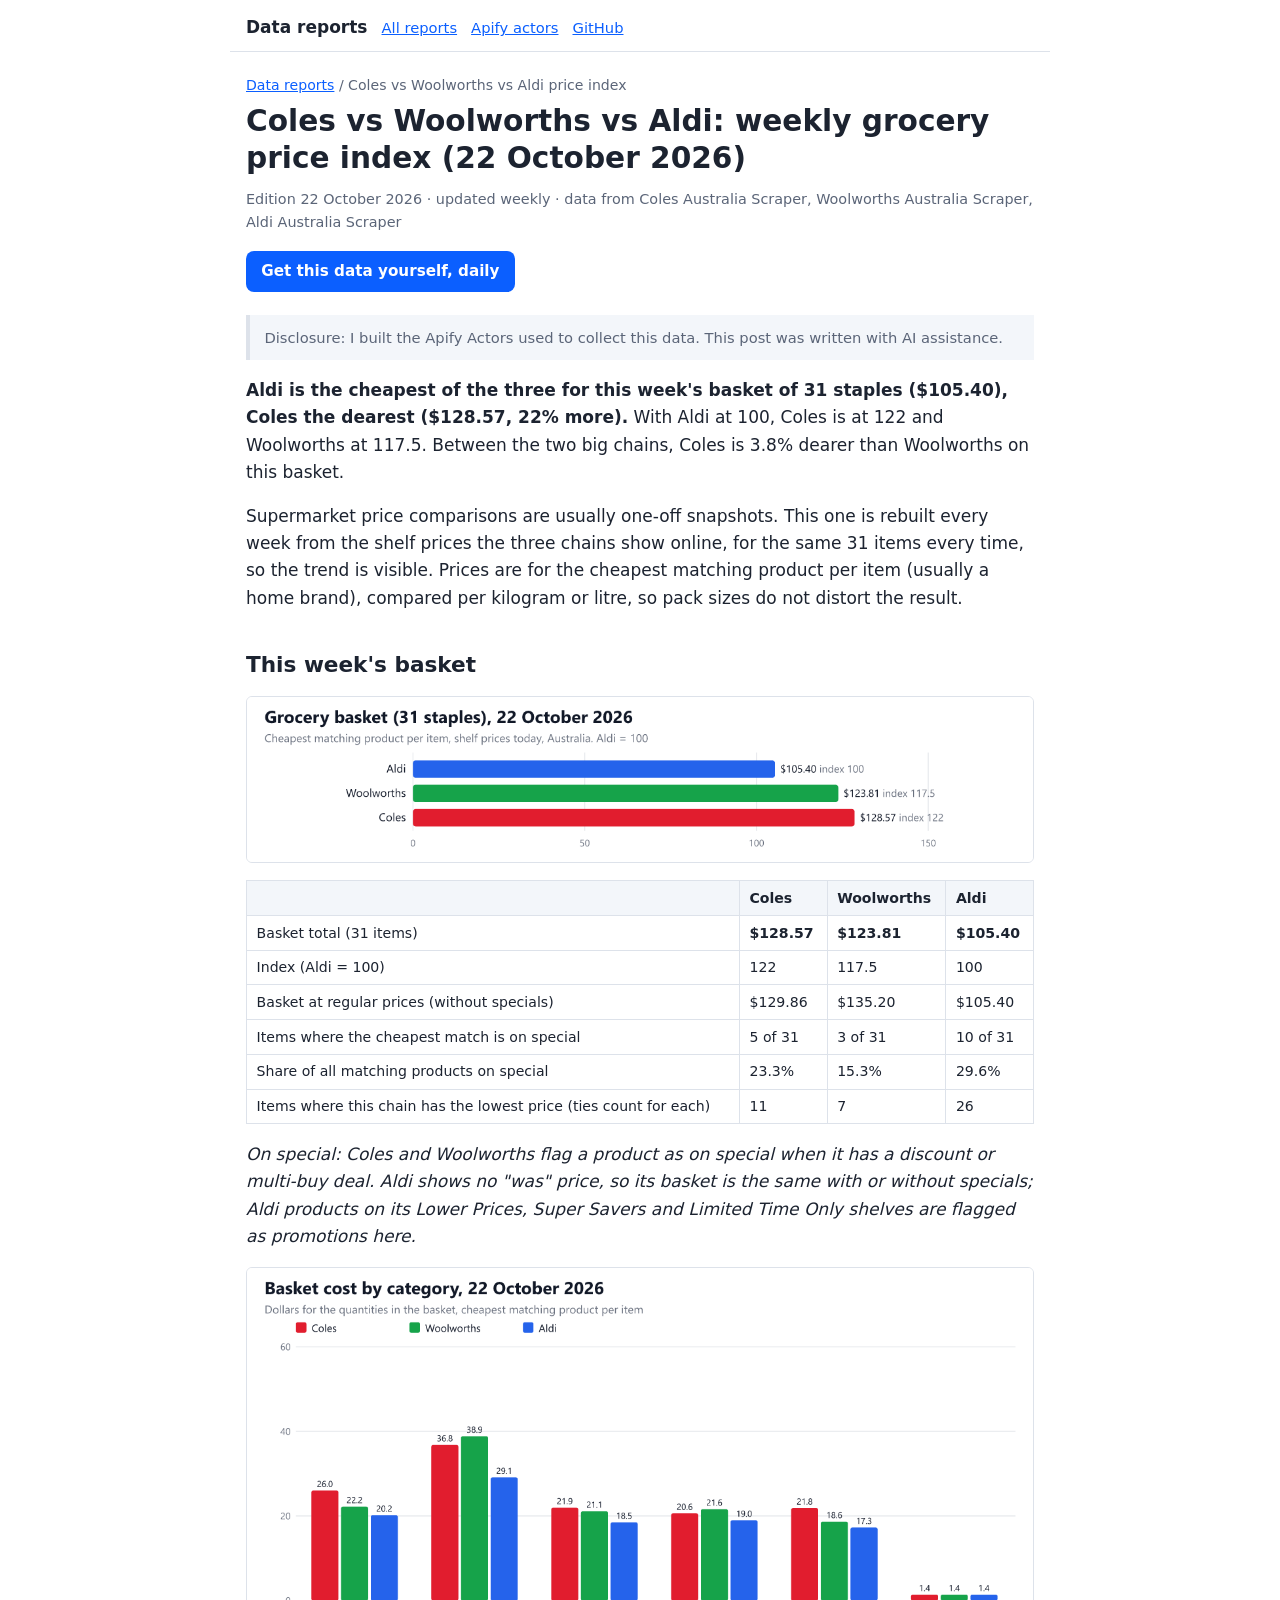
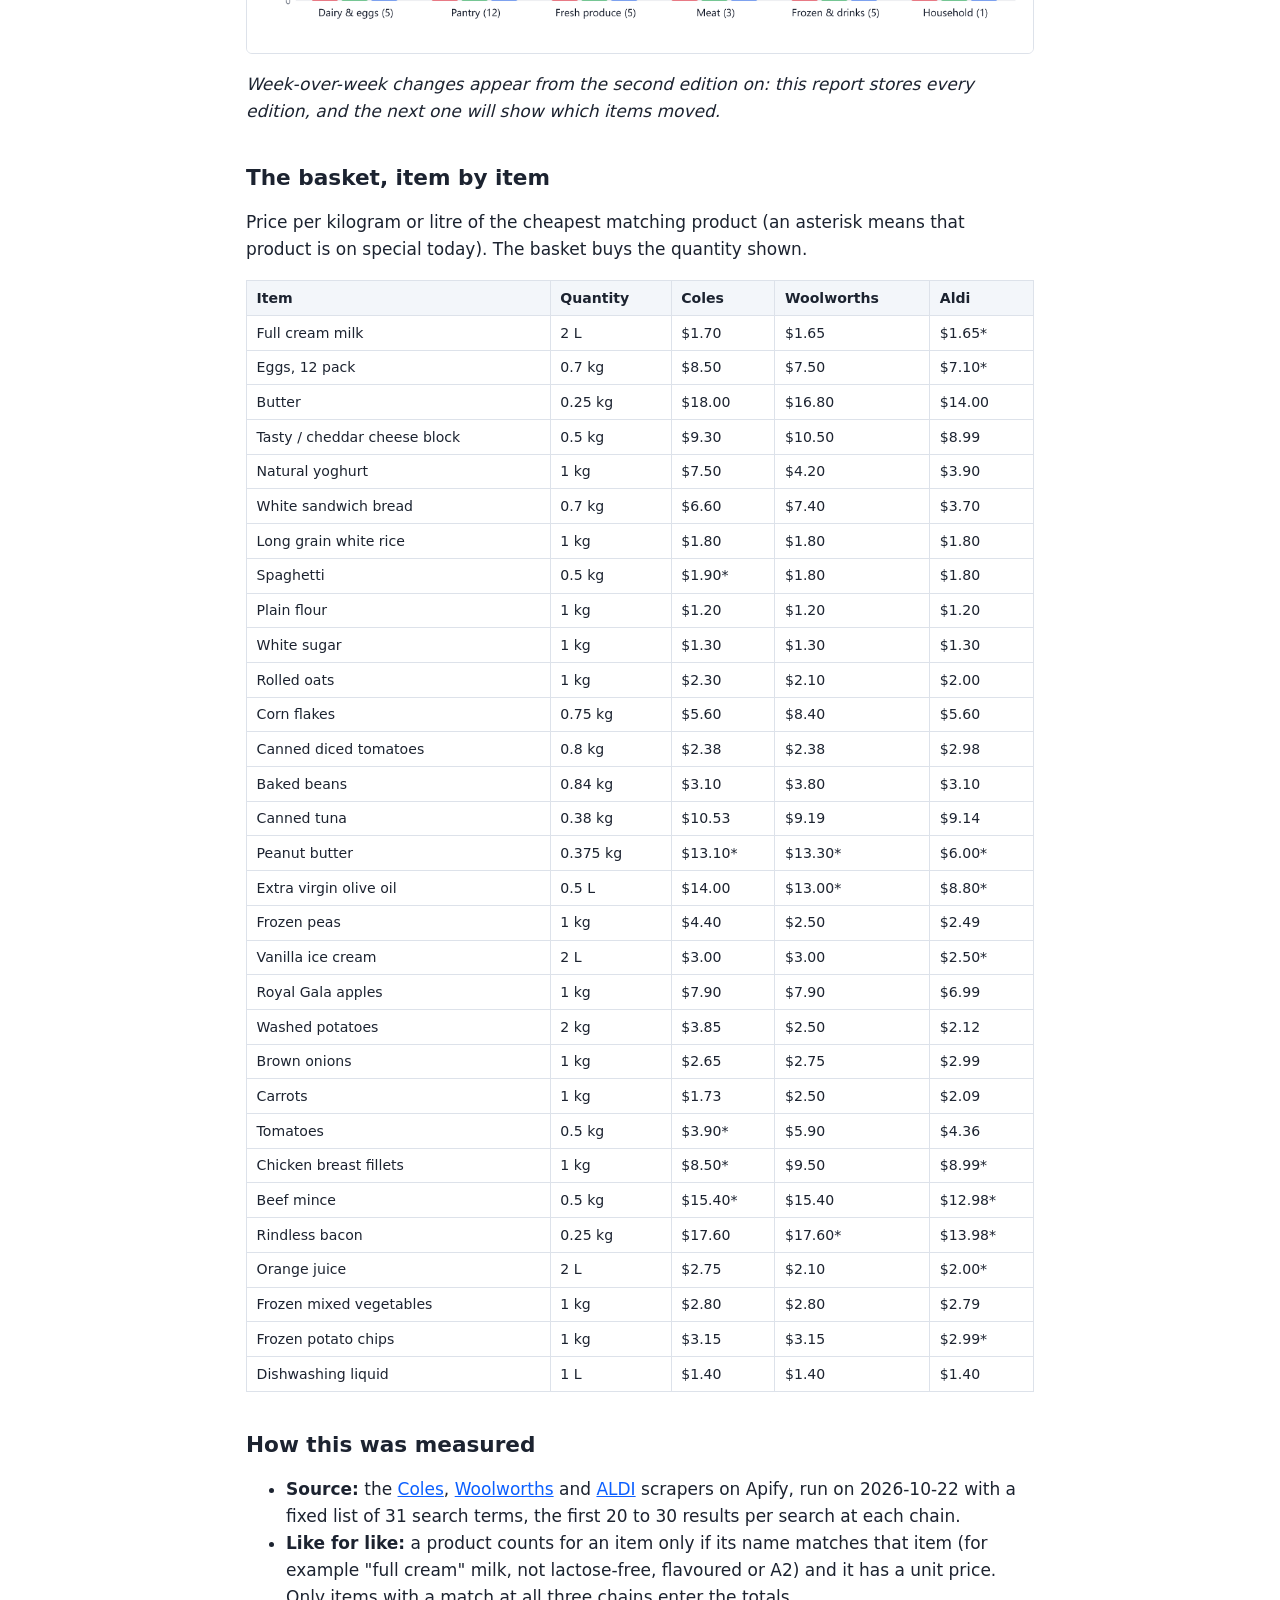
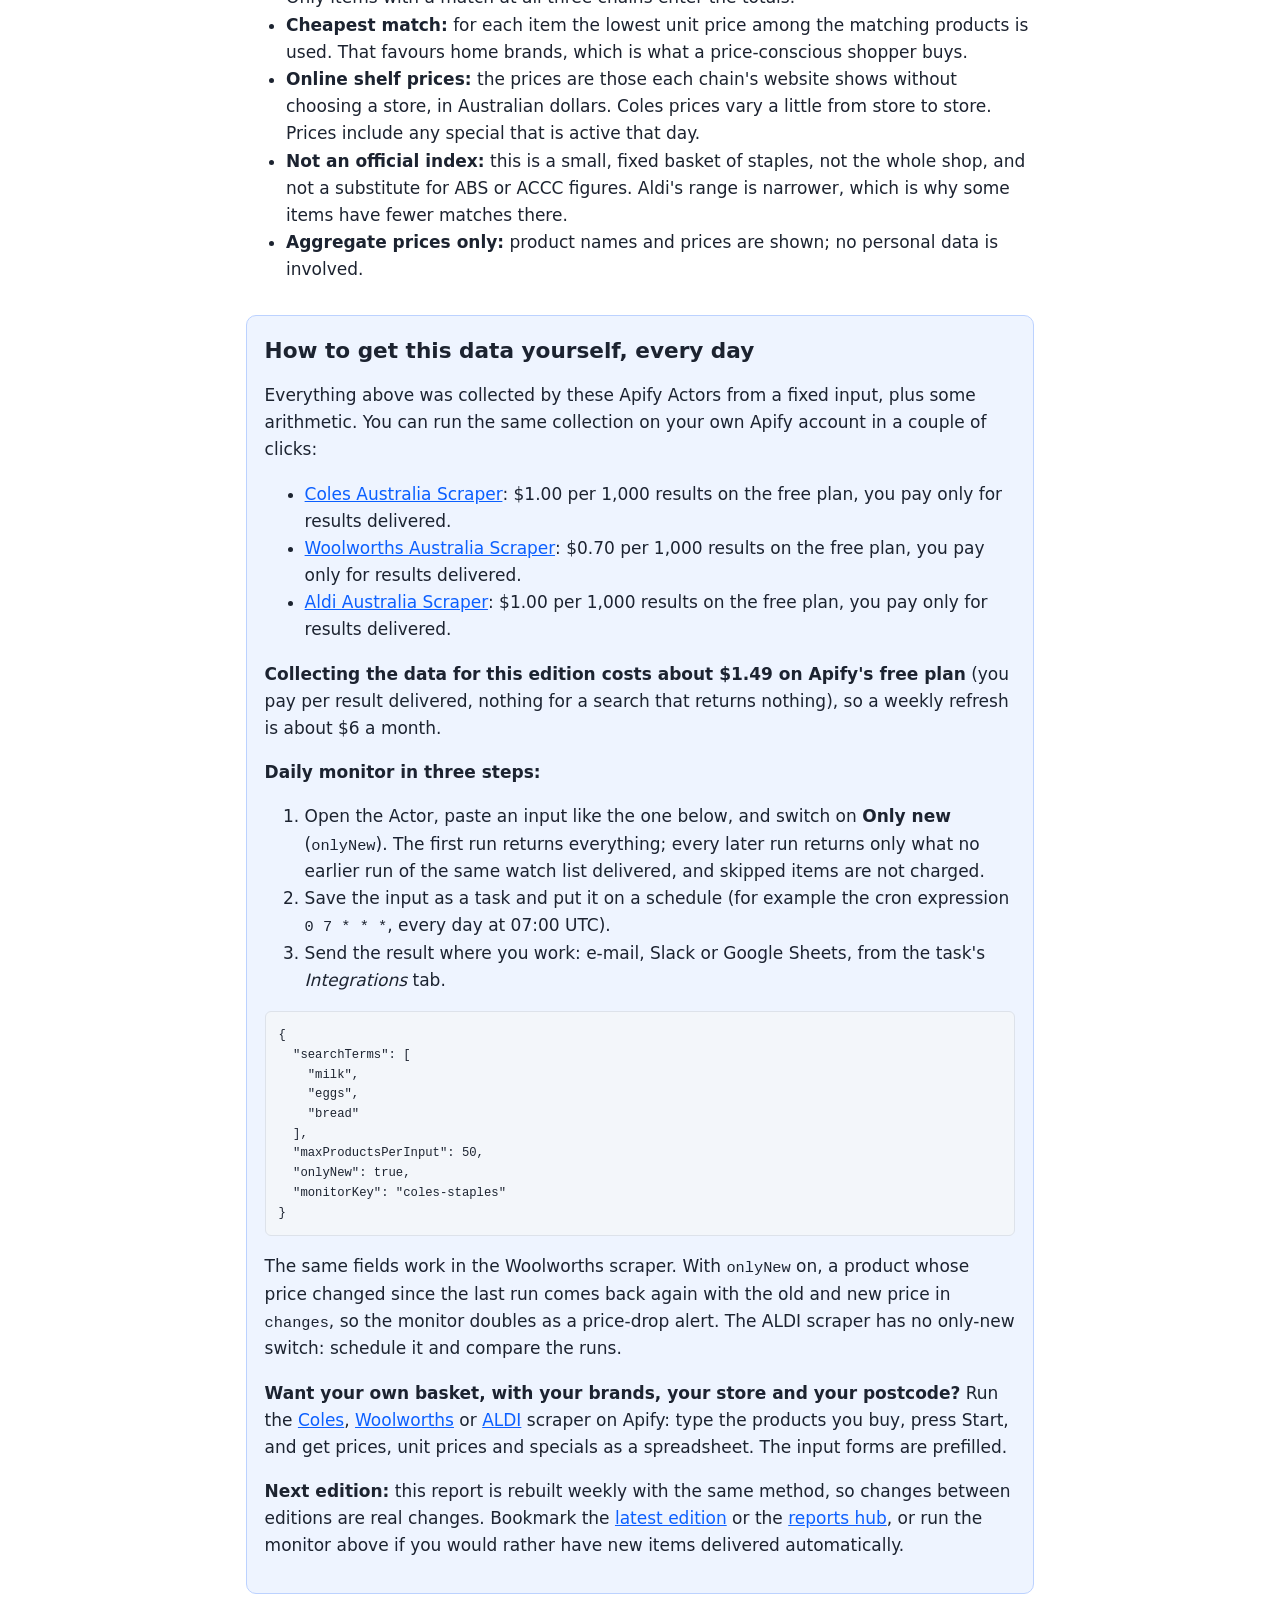
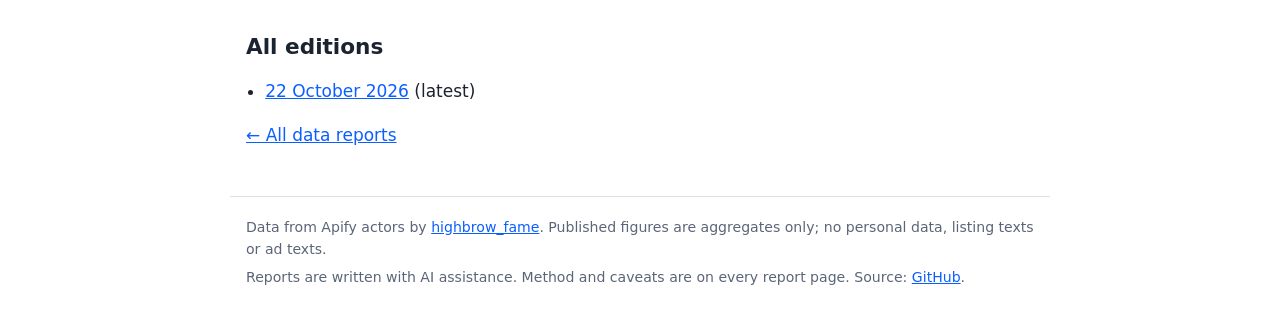
<file: docs/reports/au-grocery-index.html>
<!doctype html>
<html lang="en">
<head>
<meta charset="utf-8">
<meta name="viewport" content="width=device-width,initial-scale=1">
<title>Coles vs Woolworths vs Aldi: weekly grocery price index (22 October 2026)</title>
<meta name="description" content="Which Australian supermarket is cheapest this week? 31 staples priced at Coles, Woolworths and Aldi, with specials share and how to track prices yourself.">
<link rel="canonical" href="https://projectworks007.github.io/apify-data-mcp/reports/au-grocery-index.html">
<link rel="icon" href="data:image/svg+xml,%3Csvg xmlns='http://www.w3.org/2000/svg' viewBox='0 0 32 32'%3E%3Crect width='32' height='32' rx='6' fill='%230b5fff'/%3E%3Crect x='6' y='16' width='5' height='10' fill='white'/%3E%3Crect x='14' y='9' width='5' height='17' fill='white'/%3E%3Crect x='22' y='13' width='5' height='13' fill='white'/%3E%3C/svg%3E">
<link rel="stylesheet" href="assets/style.css">
<meta property="og:site_name" content="Data reports by highbrow_fame">
<meta property="og:type" content="article">
<meta property="og:title" content="Coles vs Woolworths vs Aldi: weekly grocery price index (22 October 2026)">
<meta property="og:description" content="Which Australian supermarket is cheapest this week? 31 staples priced at Coles, Woolworths and Aldi, with specials share and how to track prices yourself.">
<meta property="og:url" content="https://projectworks007.github.io/apify-data-mcp/reports/au-grocery-index.html">
<meta property="og:image" content="https://projectworks007.github.io/apify-data-mcp/reports/img/2026-10-22/grocery-basket-by-category.png"><meta name="twitter:image" content="https://projectworks007.github.io/apify-data-mcp/reports/img/2026-10-22/grocery-basket-by-category.png">
<meta name="twitter:card" content="summary_large_image">
<meta name="twitter:title" content="Coles vs Woolworths vs Aldi: weekly grocery price index (22 October 2026)">
<meta name="twitter:description" content="Which Australian supermarket is cheapest this week? 31 staples priced at Coles, Woolworths and Aldi, with specials share and how to track prices yourself.">
<script type="application/ld+json">{"@context": "https://schema.org", "@graph": [{"@type": "Article", "headline": "Coles vs Woolworths vs Aldi: weekly grocery price index (22 October 2026)", "description": "Which Australian supermarket is cheapest this week? 31 staples priced at Coles, Woolworths and Aldi, with specials share and how to track prices yourself.", "datePublished": "2026-10-22", "dateModified": "2026-10-22", "inLanguage": "en", "mainEntityOfPage": "https://projectworks007.github.io/apify-data-mcp/reports/au-grocery-index.html", "author": {"@type": "Person", "name": "highbrow_fame", "url": "https://apify.com/highbrow_fame"}, "publisher": {"@type": "Person", "name": "highbrow_fame", "url": "https://apify.com/highbrow_fame"}, "keywords": "data, australia, groceries, webscraping", "image": "https://projectworks007.github.io/apify-data-mcp/reports/img/2026-10-22/grocery-basket-by-category.png"}, {"@type": "Dataset", "name": "Coles vs Woolworths vs Aldi: weekly grocery price index (22 October 2026)", "description": "Which Australian supermarket is cheapest this week? 31 staples priced at Coles, Woolworths and Aldi, with specials share and how to track prices yourself.", "creator": {"@type": "Person", "name": "highbrow_fame", "url": "https://apify.com/highbrow_fame"}, "datePublished": "2026-10-22", "dateModified": "2026-10-22", "temporalCoverage": "2026-10-22", "spatialCoverage": "Australia", "keywords": ["data", "australia", "groceries", "webscraping"], "variableMeasured": ["basket total in AUD", "index versus Aldi", "unit price per kg or litre", "share of products on special"], "url": "https://projectworks007.github.io/apify-data-mcp/reports/au-grocery-index.html", "isBasedOn": ["https://apify.com/highbrow_fame/coles-au-products", "https://apify.com/highbrow_fame/woolworths-au-products", "https://apify.com/highbrow_fame/aldi-au-products"]}]}</script>
</head>
<body>
<header class="site"><a class="brand" href="index.html">Data reports</a>
<nav><a href="index.html">All reports</a><a href="https://apify.com/highbrow_fame">Apify actors</a><a href="https://github.com/projectworks007/apify-data-mcp">GitHub</a></nav></header>
<main>
<p class="crumbs"><a href="index.html">Data reports</a> / Coles vs Woolworths vs Aldi price index</p>
<h1>Coles vs Woolworths vs Aldi: weekly grocery price index (22 October 2026)</h1>
<p class="meta">Edition <time datetime="2026-10-22">22 October 2026</time> &middot; updated weekly &middot; data from Coles Australia Scraper, Woolworths Australia Scraper, Aldi Australia Scraper</p>

<div class="btns"><a class="btn" href="#get-the-data">Get this data yourself, daily</a></div>
<blockquote class="note">
<p>Disclosure: I built the Apify Actors used to collect this data. This post was written with AI assistance.</p>
</blockquote>
<p><strong>Aldi is the cheapest of the three for this week's basket of 31 staples ($105.40), Coles the dearest ($128.57, 22% more).</strong> With Aldi at 100, Coles is at 122 and Woolworths at 117.5. Between the two big chains, Coles is 3.8% dearer than Woolworths on this basket.</p>
<p>Supermarket price comparisons are usually one-off snapshots. This one is rebuilt every week from the shelf prices the three chains show online, for the same 31 items every time, so the trend is visible. Prices are for the cheapest matching product per item (usually a home brand), compared per kilogram or litre, so pack sizes do not distort the result.</p>
<h2>This week's basket</h2>
<p><img alt="Grocery basket total at Coles, Woolworths and Aldi" src="img/2026-10-22/grocery-basket-total.png" width="1200" height="253" decoding="async"></p>
<div class="tw"><table>
<thead>
<tr>
<th></th>
<th>Coles</th>
<th>Woolworths</th>
<th>Aldi</th>
</tr>
</thead>
<tbody>
<tr>
<td>Basket total (31 items)</td>
<td><strong>$128.57</strong></td>
<td><strong>$123.81</strong></td>
<td><strong>$105.40</strong></td>
</tr>
<tr>
<td>Index (Aldi = 100)</td>
<td>122</td>
<td>117.5</td>
<td>100</td>
</tr>
<tr>
<td>Basket at regular prices (without specials)</td>
<td>$129.86</td>
<td>$135.20</td>
<td>$105.40</td>
</tr>
<tr>
<td>Items where the cheapest match is on special</td>
<td>5 of 31</td>
<td>3 of 31</td>
<td>10 of 31</td>
</tr>
<tr>
<td>Share of all matching products on special</td>
<td>23.3%</td>
<td>15.3%</td>
<td>29.6%</td>
</tr>
<tr>
<td>Items where this chain has the lowest price (ties count for each)</td>
<td>11</td>
<td>7</td>
<td>26</td>
</tr>
</tbody>
</table></div>
<p><em>On special: Coles and Woolworths flag a product as on special when it has a discount or multi-buy deal. Aldi shows no "was" price, so its basket is the same with or without specials; Aldi products on its Lower Prices, Super Savers and Limited Time Only shelves are flagged as promotions here.</em></p>
<p><img alt="Basket cost by category" src="img/2026-10-22/grocery-basket-by-category.png" width="1200" height="587" loading="lazy" decoding="async"></p>
<p><em>Week-over-week changes appear from the second edition on: this report stores every edition, and the next one will show which items moved.</em></p>
<h2>The basket, item by item</h2>
<p>Price per kilogram or litre of the cheapest matching product (an asterisk means that product is on special today). The basket buys the quantity shown.</p>
<div class="tw"><table>
<thead>
<tr>
<th>Item</th>
<th>Quantity</th>
<th>Coles</th>
<th>Woolworths</th>
<th>Aldi</th>
</tr>
</thead>
<tbody>
<tr>
<td>Full cream milk</td>
<td>2 L</td>
<td>$1.70</td>
<td>$1.65</td>
<td>$1.65*</td>
</tr>
<tr>
<td>Eggs, 12 pack</td>
<td>0.7 kg</td>
<td>$8.50</td>
<td>$7.50</td>
<td>$7.10*</td>
</tr>
<tr>
<td>Butter</td>
<td>0.25 kg</td>
<td>$18.00</td>
<td>$16.80</td>
<td>$14.00</td>
</tr>
<tr>
<td>Tasty / cheddar cheese block</td>
<td>0.5 kg</td>
<td>$9.30</td>
<td>$10.50</td>
<td>$8.99</td>
</tr>
<tr>
<td>Natural yoghurt</td>
<td>1 kg</td>
<td>$7.50</td>
<td>$4.20</td>
<td>$3.90</td>
</tr>
<tr>
<td>White sandwich bread</td>
<td>0.7 kg</td>
<td>$6.60</td>
<td>$7.40</td>
<td>$3.70</td>
</tr>
<tr>
<td>Long grain white rice</td>
<td>1 kg</td>
<td>$1.80</td>
<td>$1.80</td>
<td>$1.80</td>
</tr>
<tr>
<td>Spaghetti</td>
<td>0.5 kg</td>
<td>$1.90*</td>
<td>$1.80</td>
<td>$1.80</td>
</tr>
<tr>
<td>Plain flour</td>
<td>1 kg</td>
<td>$1.20</td>
<td>$1.20</td>
<td>$1.20</td>
</tr>
<tr>
<td>White sugar</td>
<td>1 kg</td>
<td>$1.30</td>
<td>$1.30</td>
<td>$1.30</td>
</tr>
<tr>
<td>Rolled oats</td>
<td>1 kg</td>
<td>$2.30</td>
<td>$2.10</td>
<td>$2.00</td>
</tr>
<tr>
<td>Corn flakes</td>
<td>0.75 kg</td>
<td>$5.60</td>
<td>$8.40</td>
<td>$5.60</td>
</tr>
<tr>
<td>Canned diced tomatoes</td>
<td>0.8 kg</td>
<td>$2.38</td>
<td>$2.38</td>
<td>$2.98</td>
</tr>
<tr>
<td>Baked beans</td>
<td>0.84 kg</td>
<td>$3.10</td>
<td>$3.80</td>
<td>$3.10</td>
</tr>
<tr>
<td>Canned tuna</td>
<td>0.38 kg</td>
<td>$10.53</td>
<td>$9.19</td>
<td>$9.14</td>
</tr>
<tr>
<td>Peanut butter</td>
<td>0.375 kg</td>
<td>$13.10*</td>
<td>$13.30*</td>
<td>$6.00*</td>
</tr>
<tr>
<td>Extra virgin olive oil</td>
<td>0.5 L</td>
<td>$14.00</td>
<td>$13.00*</td>
<td>$8.80*</td>
</tr>
<tr>
<td>Frozen peas</td>
<td>1 kg</td>
<td>$4.40</td>
<td>$2.50</td>
<td>$2.49</td>
</tr>
<tr>
<td>Vanilla ice cream</td>
<td>2 L</td>
<td>$3.00</td>
<td>$3.00</td>
<td>$2.50*</td>
</tr>
<tr>
<td>Royal Gala apples</td>
<td>1 kg</td>
<td>$7.90</td>
<td>$7.90</td>
<td>$6.99</td>
</tr>
<tr>
<td>Washed potatoes</td>
<td>2 kg</td>
<td>$3.85</td>
<td>$2.50</td>
<td>$2.12</td>
</tr>
<tr>
<td>Brown onions</td>
<td>1 kg</td>
<td>$2.65</td>
<td>$2.75</td>
<td>$2.99</td>
</tr>
<tr>
<td>Carrots</td>
<td>1 kg</td>
<td>$1.73</td>
<td>$2.50</td>
<td>$2.09</td>
</tr>
<tr>
<td>Tomatoes</td>
<td>0.5 kg</td>
<td>$3.90*</td>
<td>$5.90</td>
<td>$4.36</td>
</tr>
<tr>
<td>Chicken breast fillets</td>
<td>1 kg</td>
<td>$8.50*</td>
<td>$9.50</td>
<td>$8.99*</td>
</tr>
<tr>
<td>Beef mince</td>
<td>0.5 kg</td>
<td>$15.40*</td>
<td>$15.40</td>
<td>$12.98*</td>
</tr>
<tr>
<td>Rindless bacon</td>
<td>0.25 kg</td>
<td>$17.60</td>
<td>$17.60*</td>
<td>$13.98*</td>
</tr>
<tr>
<td>Orange juice</td>
<td>2 L</td>
<td>$2.75</td>
<td>$2.10</td>
<td>$2.00*</td>
</tr>
<tr>
<td>Frozen mixed vegetables</td>
<td>1 kg</td>
<td>$2.80</td>
<td>$2.80</td>
<td>$2.79</td>
</tr>
<tr>
<td>Frozen potato chips</td>
<td>1 kg</td>
<td>$3.15</td>
<td>$3.15</td>
<td>$2.99*</td>
</tr>
<tr>
<td>Dishwashing liquid</td>
<td>1 L</td>
<td>$1.40</td>
<td>$1.40</td>
<td>$1.40</td>
</tr>
</tbody>
</table></div>
<h2>How this was measured</h2>
<ul>
<li><strong>Source:</strong> the <a href="https://apify.com/highbrow_fame/coles-au-products">Coles</a>, <a href="https://apify.com/highbrow_fame/woolworths-au-products">Woolworths</a> and <a href="https://apify.com/highbrow_fame/aldi-au-products">ALDI</a> scrapers on Apify, run on 2026-10-22 with a fixed list of 31 search terms, the first 20 to 30 results per search at each chain.</li>
<li><strong>Like for like:</strong> a product counts for an item only if its name matches that item (for example "full cream" milk, not lactose-free, flavoured or A2) and it has a unit price. Only items with a match at all three chains enter the totals.</li>
<li><strong>Cheapest match:</strong> for each item the lowest unit price among the matching products is used. That favours home brands, which is what a price-conscious shopper buys.</li>
<li><strong>Online shelf prices:</strong> the prices are those each chain's website shows without choosing a store, in Australian dollars. Coles prices vary a little from store to store. Prices include any special that is active that day.</li>
<li><strong>Not an official index:</strong> this is a small, fixed basket of staples, not the whole shop, and not a substitute for ABS or ACCC figures. Aldi's range is narrower, which is why some items have fewer matches there.</li>
<li><strong>Aggregate prices only:</strong> product names and prices are shown; no personal data is involved.</li>
</ul>
<section class="cta" id="get-the-data"><h2>How to get this data yourself, every day</h2>
<p>Everything above was collected by these Apify Actors from a fixed input, plus some arithmetic. You can run the same collection on your own Apify account in a couple of clicks:</p>
<ul>
<li><a href="https://apify.com/highbrow_fame/coles-au-products">Coles Australia Scraper</a>: $1.00 per 1,000 results on the free plan, you pay only for results delivered.</li>
<li><a href="https://apify.com/highbrow_fame/woolworths-au-products">Woolworths Australia Scraper</a>: $0.70 per 1,000 results on the free plan, you pay only for results delivered.</li>
<li><a href="https://apify.com/highbrow_fame/aldi-au-products">Aldi Australia Scraper</a>: $1.00 per 1,000 results on the free plan, you pay only for results delivered.</li>
</ul>
<p><strong>Collecting the data for this edition costs about $1.49 on Apify's free plan</strong> (you pay per result delivered, nothing for a search that returns nothing), so a weekly refresh is about $6 a month.</p>
<p><strong>Daily monitor in three steps:</strong></p>
<ol>
<li>Open the Actor, paste an input like the one below, and switch on <strong>Only new</strong> (<code>onlyNew</code>). The first run returns everything; every later run returns only what no earlier run of the same watch list delivered, and skipped items are not charged.</li>
<li>Save the input as a task and put it on a schedule (for example the cron expression <code>0 7 * * *</code>, every day at 07:00 UTC).</li>
<li>Send the result where you work: e-mail, Slack or Google Sheets, from the task's <em>Integrations</em> tab.</li>
</ol>
<pre><code class="language-json">{
  &quot;searchTerms&quot;: [
    &quot;milk&quot;,
    &quot;eggs&quot;,
    &quot;bread&quot;
  ],
  &quot;maxProductsPerInput&quot;: 50,
  &quot;onlyNew&quot;: true,
  &quot;monitorKey&quot;: &quot;coles-staples&quot;
}
</code></pre>
<p>The same fields work in the Woolworths scraper. With <code>onlyNew</code> on, a product whose price changed since the last run comes back again with the old and new price in <code>changes</code>, so the monitor doubles as a price-drop alert. The ALDI scraper has no only-new switch: schedule it and compare the runs.</p>
<p><strong>Want your own basket, with your brands, your store and your postcode?</strong> Run the <a href="https://apify.com/highbrow_fame/coles-au-products">Coles</a>, <a href="https://apify.com/highbrow_fame/woolworths-au-products">Woolworths</a> or <a href="https://apify.com/highbrow_fame/aldi-au-products">ALDI</a> scraper on Apify: type the products you buy, press Start, and get prices, unit prices and specials as a spreadsheet. The input forms are prefilled.</p>
<p><strong>Next edition:</strong> this report is rebuilt weekly with the same method, so changes between editions are real changes. Bookmark the <a href="au-grocery-index.html">latest edition</a> or the <a href="index.html">reports hub</a>, or run the monitor above if you would rather have new items delivered automatically.</p></section>
<h2>All editions</h2>
<ul class="eds"><li><a href="au-grocery-index-2026-10-22.html">22 October 2026</a> (latest)</li></ul>
<p><a href="index.html">&larr; All data reports</a></p>
</main>
<footer class="site">
<p>Data from Apify actors by <a href="https://apify.com/highbrow_fame">highbrow_fame</a>. Published figures are aggregates only; no personal data, listing texts or ad texts.</p>
<p>Reports are written with AI assistance. Method and caveats are on every report page. Source: <a href="https://github.com/projectworks007/apify-data-mcp">GitHub</a>.</p>
</footer>
</body>
</html>
</file>
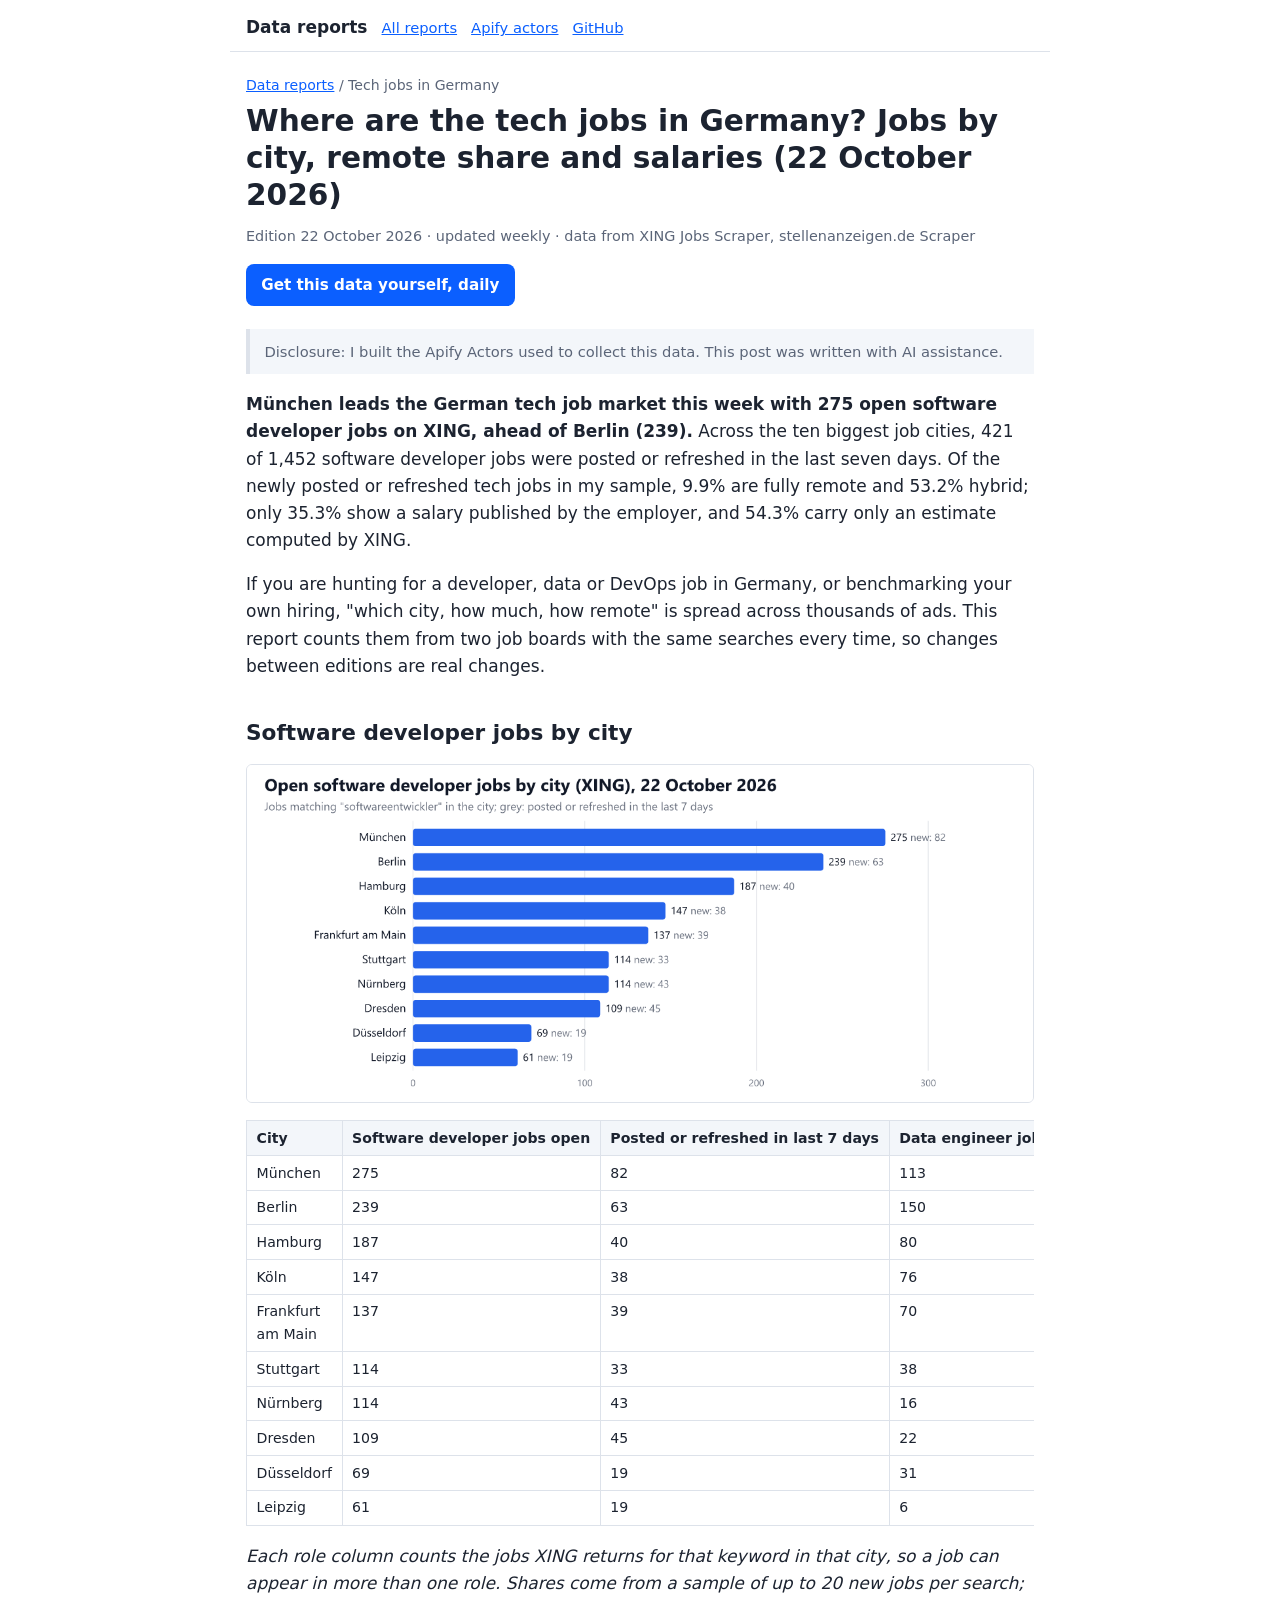
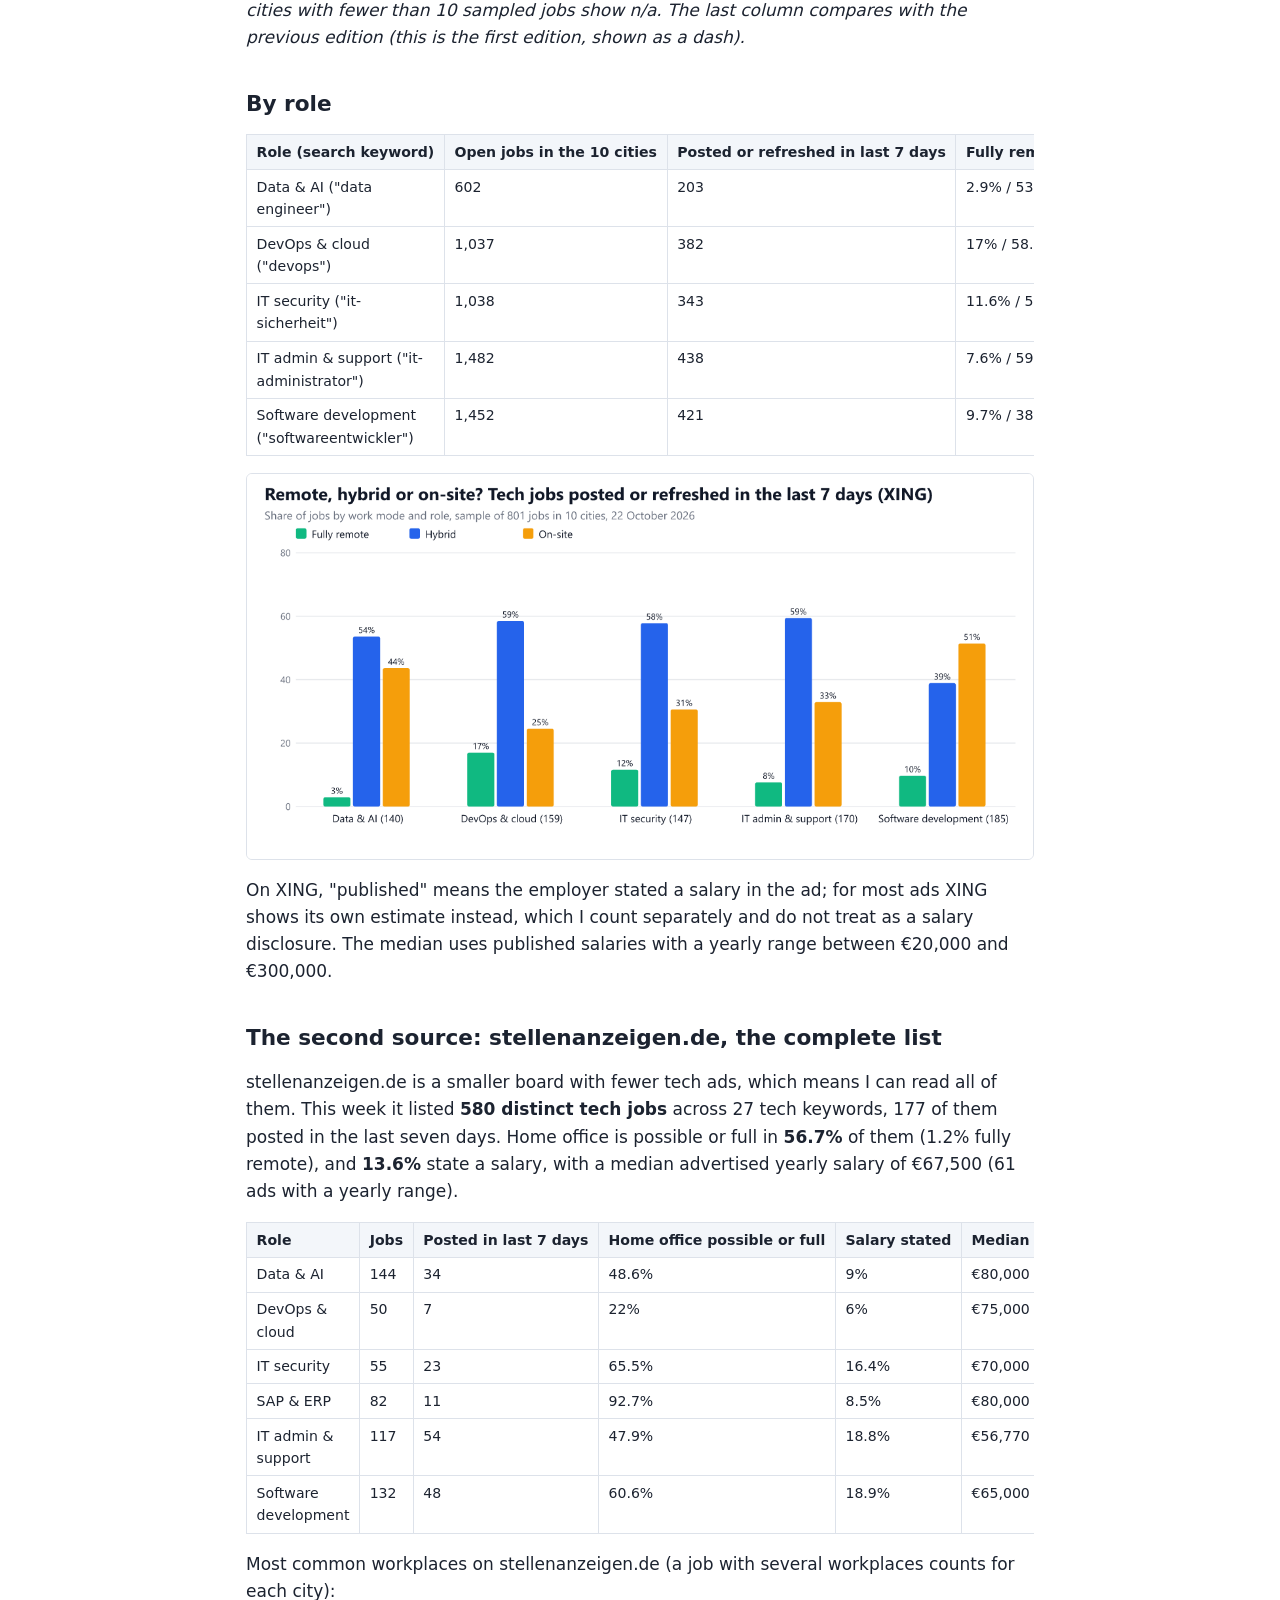
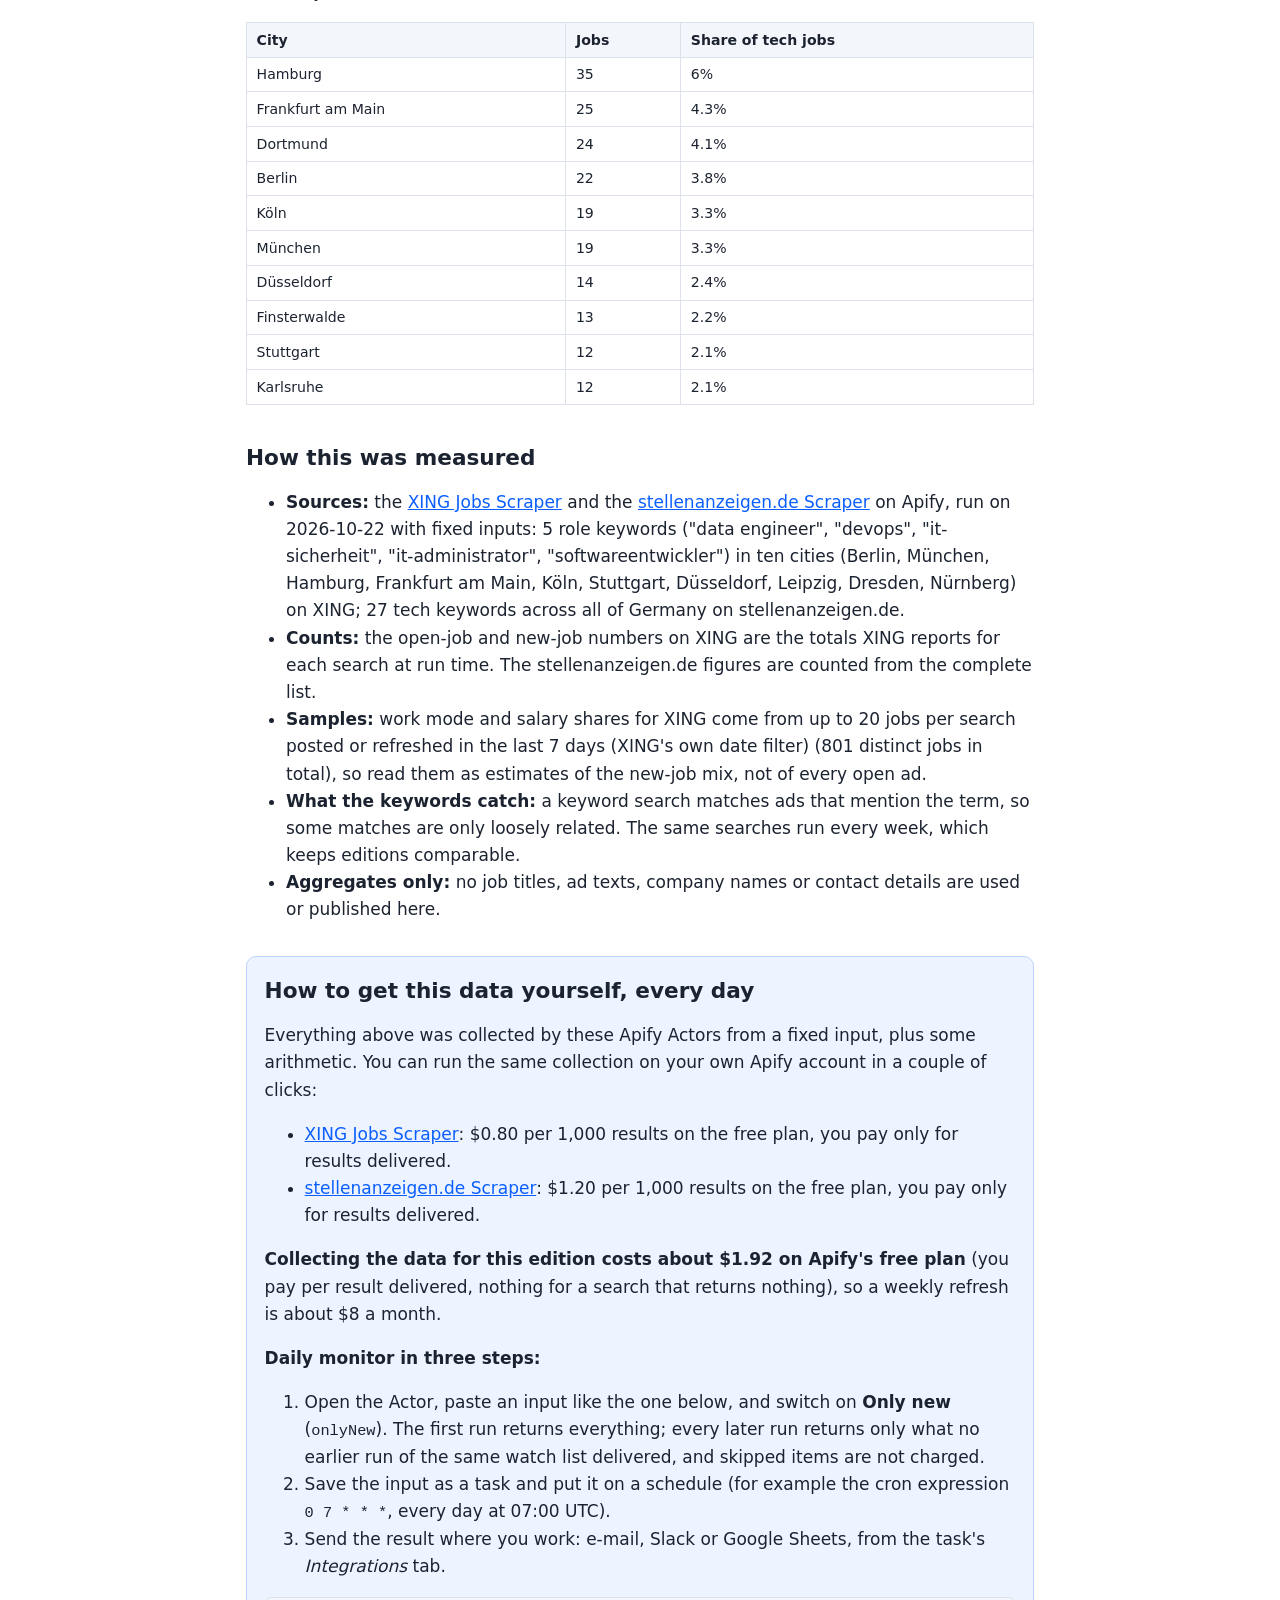
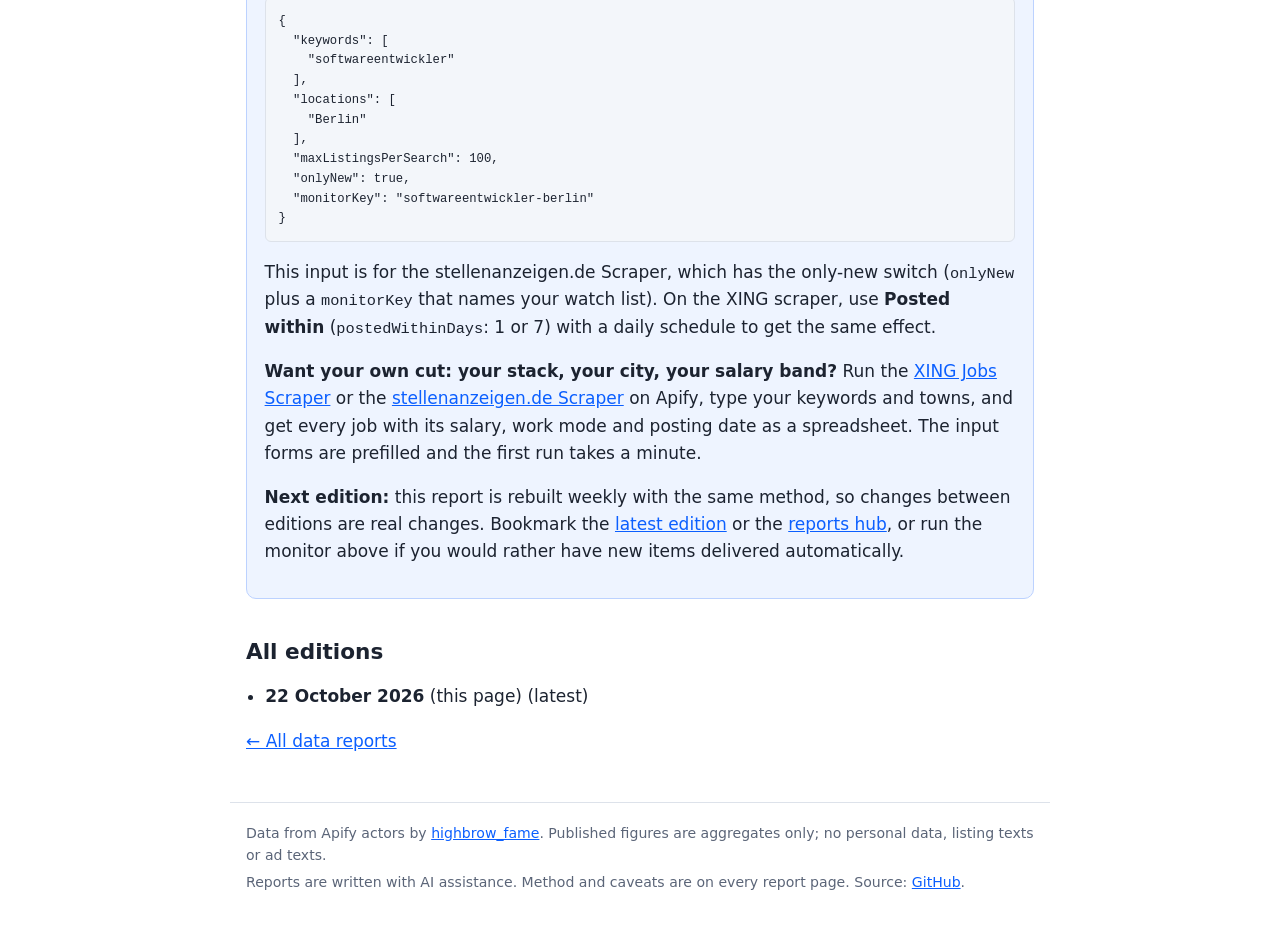
<file: docs/reports/germany-tech-jobs-2026-10-22.html>
<!doctype html>
<html lang="en">
<head>
<meta charset="utf-8">
<meta name="viewport" content="width=device-width,initial-scale=1">
<title>Where are the tech jobs in Germany? Jobs by city, remote share and salaries (22 October 2026)</title>
<meta name="description" content="Tech jobs in Germany by city, role, remote share and salary disclosure from live XING and stellenanzeigen.de data, plus how to track it yourself.">
<link rel="canonical" href="https://dev.to/projectdev/where-are-the-tech-jobs-in-germany-jobs-by-city-remote-share-and-salaries-22-october-2026-563p">
<link rel="icon" href="data:image/svg+xml,%3Csvg xmlns='http://www.w3.org/2000/svg' viewBox='0 0 32 32'%3E%3Crect width='32' height='32' rx='6' fill='%230b5fff'/%3E%3Crect x='6' y='16' width='5' height='10' fill='white'/%3E%3Crect x='14' y='9' width='5' height='17' fill='white'/%3E%3Crect x='22' y='13' width='5' height='13' fill='white'/%3E%3C/svg%3E">
<link rel="stylesheet" href="assets/style.css">
<meta property="og:site_name" content="Data reports by highbrow_fame">
<meta property="og:type" content="article">
<meta property="og:title" content="Where are the tech jobs in Germany? Jobs by city, remote share and salaries (22 October 2026)">
<meta property="og:description" content="Tech jobs in Germany by city, role, remote share and salary disclosure from live XING and stellenanzeigen.de data, plus how to track it yourself.">
<meta property="og:url" content="https://dev.to/projectdev/where-are-the-tech-jobs-in-germany-jobs-by-city-remote-share-and-salaries-22-october-2026-563p">
<meta property="og:image" content="https://projectworks007.github.io/apify-data-mcp/reports/img/2026-10-22/tech-jobs-germany-by-city.png"><meta name="twitter:image" content="https://projectworks007.github.io/apify-data-mcp/reports/img/2026-10-22/tech-jobs-germany-by-city.png">
<meta name="twitter:card" content="summary_large_image">
<meta name="twitter:title" content="Where are the tech jobs in Germany? Jobs by city, remote share and salaries (22 October 2026)">
<meta name="twitter:description" content="Tech jobs in Germany by city, role, remote share and salary disclosure from live XING and stellenanzeigen.de data, plus how to track it yourself.">
<script type="application/ld+json">{"@context": "https://schema.org", "@graph": [{"@type": "Article", "headline": "Where are the tech jobs in Germany? Jobs by city, remote share and salaries (22 October 2026)", "description": "Tech jobs in Germany by city, role, remote share and salary disclosure from live XING and stellenanzeigen.de data, plus how to track it yourself.", "datePublished": "2026-10-22", "dateModified": "2026-10-22", "inLanguage": "en", "mainEntityOfPage": "https://dev.to/projectdev/where-are-the-tech-jobs-in-germany-jobs-by-city-remote-share-and-salaries-22-october-2026-563p", "author": {"@type": "Person", "name": "highbrow_fame", "url": "https://apify.com/highbrow_fame"}, "publisher": {"@type": "Person", "name": "highbrow_fame", "url": "https://apify.com/highbrow_fame"}, "keywords": "data, germany, jobs, career", "image": "https://projectworks007.github.io/apify-data-mcp/reports/img/2026-10-22/tech-jobs-germany-by-city.png"}, {"@type": "Dataset", "name": "Where are the tech jobs in Germany? Jobs by city, remote share and salaries (22 October 2026)", "description": "Tech jobs in Germany by city, role, remote share and salary disclosure from live XING and stellenanzeigen.de data, plus how to track it yourself.", "creator": {"@type": "Person", "name": "highbrow_fame", "url": "https://apify.com/highbrow_fame"}, "datePublished": "2026-10-22", "dateModified": "2026-10-22", "temporalCoverage": "2026-10-22", "spatialCoverage": "Germany", "keywords": ["data", "germany", "jobs", "career"], "variableMeasured": ["open jobs by city and role", "jobs posted in the last 7 days", "remote and hybrid share", "salary disclosure share", "median published salary"], "url": "https://dev.to/projectdev/where-are-the-tech-jobs-in-germany-jobs-by-city-remote-share-and-salaries-22-october-2026-563p", "isBasedOn": ["https://apify.com/highbrow_fame/xing-jobs", "https://apify.com/highbrow_fame/stellenanzeigen-jobs"]}]}</script>
</head>
<body>
<header class="site"><a class="brand" href="index.html">Data reports</a>
<nav><a href="index.html">All reports</a><a href="https://apify.com/highbrow_fame">Apify actors</a><a href="https://github.com/projectworks007/apify-data-mcp">GitHub</a></nav></header>
<main>
<p class="crumbs"><a href="index.html">Data reports</a> / Tech jobs in Germany</p>
<h1>Where are the tech jobs in Germany? Jobs by city, remote share and salaries (22 October 2026)</h1>
<p class="meta">Edition <time datetime="2026-10-22">22 October 2026</time> &middot; updated weekly &middot; data from XING Jobs Scraper, stellenanzeigen.de Scraper</p>

<div class="btns"><a class="btn" href="#get-the-data">Get this data yourself, daily</a></div>
<blockquote class="note">
<p>Disclosure: I built the Apify Actors used to collect this data. This post was written with AI assistance.</p>
</blockquote>
<p><strong>München leads the German tech job market this week with 275 open software developer jobs on XING, ahead of Berlin (239).</strong> Across the ten biggest job cities, 421 of 1,452 software developer jobs were posted or refreshed in the last seven days. Of the newly posted or refreshed tech jobs in my sample, 9.9% are fully remote and 53.2% hybrid; only 35.3% show a salary published by the employer, and 54.3% carry only an estimate computed by XING.</p>
<p>If you are hunting for a developer, data or DevOps job in Germany, or benchmarking your own hiring, "which city, how much, how remote" is spread across thousands of ads. This report counts them from two job boards with the same searches every time, so changes between editions are real changes.</p>
<h2>Software developer jobs by city</h2>
<p><img alt="Open software developer jobs by city on XING" src="img/2026-10-22/tech-jobs-germany-by-city.png" width="1200" height="515" decoding="async"></p>
<div class="tw"><table>
<thead>
<tr>
<th>City</th>
<th>Software developer jobs open</th>
<th>Posted or refreshed in last 7 days</th>
<th>Data engineer jobs open</th>
<th>DevOps jobs open</th>
<th>Hybrid or remote share (new jobs)</th>
<th>Salary published by employer</th>
<th>Change in open software jobs</th>
</tr>
</thead>
<tbody>
<tr>
<td>München</td>
<td>275</td>
<td>82</td>
<td>113</td>
<td>151</td>
<td>51.6%</td>
<td>43%</td>
<td>–</td>
</tr>
<tr>
<td>Berlin</td>
<td>239</td>
<td>63</td>
<td>150</td>
<td>205</td>
<td>63.8%</td>
<td>21.3%</td>
<td>–</td>
</tr>
<tr>
<td>Hamburg</td>
<td>187</td>
<td>40</td>
<td>80</td>
<td>145</td>
<td>65.2%</td>
<td>37.1%</td>
<td>–</td>
</tr>
<tr>
<td>Köln</td>
<td>147</td>
<td>38</td>
<td>76</td>
<td>102</td>
<td>59.7%</td>
<td>39.1%</td>
<td>–</td>
</tr>
<tr>
<td>Frankfurt am Main</td>
<td>137</td>
<td>39</td>
<td>70</td>
<td>130</td>
<td>77.5%</td>
<td>40.4%</td>
<td>–</td>
</tr>
<tr>
<td>Stuttgart</td>
<td>114</td>
<td>33</td>
<td>38</td>
<td>73</td>
<td>73%</td>
<td>43.2%</td>
<td>–</td>
</tr>
<tr>
<td>Nürnberg</td>
<td>114</td>
<td>43</td>
<td>16</td>
<td>59</td>
<td>69.3%</td>
<td>37.3%</td>
<td>–</td>
</tr>
<tr>
<td>Dresden</td>
<td>109</td>
<td>45</td>
<td>22</td>
<td>60</td>
<td>46.8%</td>
<td>17.2%</td>
<td>–</td>
</tr>
<tr>
<td>Düsseldorf</td>
<td>69</td>
<td>19</td>
<td>31</td>
<td>66</td>
<td>59.5%</td>
<td>39.3%</td>
<td>–</td>
</tr>
<tr>
<td>Leipzig</td>
<td>61</td>
<td>19</td>
<td>6</td>
<td>46</td>
<td>61.6%</td>
<td>30.8%</td>
<td>–</td>
</tr>
</tbody>
</table></div>
<p><em>Each role column counts the jobs XING returns for that keyword in that city, so a job can appear in more than one role. Shares come from a sample of up to 20 new jobs per search; cities with fewer than 10 sampled jobs show n/a. The last column compares with the previous edition (this is the first edition, shown as a dash).</em></p>
<h2>By role</h2>
<div class="tw"><table>
<thead>
<tr>
<th>Role (search keyword)</th>
<th>Open jobs in the 10 cities</th>
<th>Posted or refreshed in last 7 days</th>
<th>Fully remote / hybrid (new jobs)</th>
<th>Salary published</th>
<th>Median published salary (per year)</th>
</tr>
</thead>
<tbody>
<tr>
<td>Data &amp; AI ("data engineer")</td>
<td>602</td>
<td>203</td>
<td>2.9% / 53.6%</td>
<td>17.1%</td>
<td>€77,500</td>
</tr>
<tr>
<td>DevOps &amp; cloud ("devops")</td>
<td>1,037</td>
<td>382</td>
<td>17% / 58.5%</td>
<td>55.3%</td>
<td>€80,000</td>
</tr>
<tr>
<td>IT security ("it-sicherheit")</td>
<td>1,038</td>
<td>343</td>
<td>11.6% / 57.8%</td>
<td>39.5%</td>
<td>€90,000</td>
</tr>
<tr>
<td>IT admin &amp; support ("it-administrator")</td>
<td>1,482</td>
<td>438</td>
<td>7.6% / 59.4%</td>
<td>40.6%</td>
<td>€62,500</td>
</tr>
<tr>
<td>Software development ("softwareentwickler")</td>
<td>1,452</td>
<td>421</td>
<td>9.7% / 38.9%</td>
<td>23.8%</td>
<td>€70,000</td>
</tr>
</tbody>
</table></div>
<p><img alt="Remote, hybrid and on-site share by role" src="img/2026-10-22/tech-jobs-germany-remote-share.png" width="1200" height="587" loading="lazy" decoding="async"></p>
<p>On XING, "published" means the employer stated a salary in the ad; for most ads XING shows its own estimate instead, which I count separately and do not treat as a salary disclosure. The median uses published salaries with a yearly range between €20,000 and €300,000.</p>
<h2>The second source: stellenanzeigen.de, the complete list</h2>
<p>stellenanzeigen.de is a smaller board with fewer tech ads, which means I can read all of them. This week it listed <strong>580 distinct tech jobs</strong> across 27 tech keywords, 177 of them posted in the last seven days. Home office is possible or full in <strong>56.7%</strong> of them (1.2% fully remote), and <strong>13.6%</strong> state a salary, with a median advertised yearly salary of €67,500 (61 ads with a yearly range).</p>
<div class="tw"><table>
<thead>
<tr>
<th>Role</th>
<th>Jobs</th>
<th>Posted in last 7 days</th>
<th>Home office possible or full</th>
<th>Salary stated</th>
<th>Median salary (per year)</th>
</tr>
</thead>
<tbody>
<tr>
<td>Data &amp; AI</td>
<td>144</td>
<td>34</td>
<td>48.6%</td>
<td>9%</td>
<td>€80,000</td>
</tr>
<tr>
<td>DevOps &amp; cloud</td>
<td>50</td>
<td>7</td>
<td>22%</td>
<td>6%</td>
<td>€75,000</td>
</tr>
<tr>
<td>IT security</td>
<td>55</td>
<td>23</td>
<td>65.5%</td>
<td>16.4%</td>
<td>€70,000</td>
</tr>
<tr>
<td>SAP &amp; ERP</td>
<td>82</td>
<td>11</td>
<td>92.7%</td>
<td>8.5%</td>
<td>€80,000</td>
</tr>
<tr>
<td>IT admin &amp; support</td>
<td>117</td>
<td>54</td>
<td>47.9%</td>
<td>18.8%</td>
<td>€56,770</td>
</tr>
<tr>
<td>Software development</td>
<td>132</td>
<td>48</td>
<td>60.6%</td>
<td>18.9%</td>
<td>€65,000</td>
</tr>
</tbody>
</table></div>
<p>Most common workplaces on stellenanzeigen.de (a job with several workplaces counts for each city):</p>
<div class="tw"><table>
<thead>
<tr>
<th>City</th>
<th>Jobs</th>
<th>Share of tech jobs</th>
</tr>
</thead>
<tbody>
<tr>
<td>Hamburg</td>
<td>35</td>
<td>6%</td>
</tr>
<tr>
<td>Frankfurt am Main</td>
<td>25</td>
<td>4.3%</td>
</tr>
<tr>
<td>Dortmund</td>
<td>24</td>
<td>4.1%</td>
</tr>
<tr>
<td>Berlin</td>
<td>22</td>
<td>3.8%</td>
</tr>
<tr>
<td>Köln</td>
<td>19</td>
<td>3.3%</td>
</tr>
<tr>
<td>München</td>
<td>19</td>
<td>3.3%</td>
</tr>
<tr>
<td>Düsseldorf</td>
<td>14</td>
<td>2.4%</td>
</tr>
<tr>
<td>Finsterwalde</td>
<td>13</td>
<td>2.2%</td>
</tr>
<tr>
<td>Stuttgart</td>
<td>12</td>
<td>2.1%</td>
</tr>
<tr>
<td>Karlsruhe</td>
<td>12</td>
<td>2.1%</td>
</tr>
</tbody>
</table></div>
<h2>How this was measured</h2>
<ul>
<li><strong>Sources:</strong> the <a href="https://apify.com/highbrow_fame/xing-jobs">XING Jobs Scraper</a> and the <a href="https://apify.com/highbrow_fame/stellenanzeigen-jobs">stellenanzeigen.de Scraper</a> on Apify, run on 2026-10-22 with fixed inputs: 5 role keywords ("data engineer", "devops", "it-sicherheit", "it-administrator", "softwareentwickler") in ten cities (Berlin, München, Hamburg, Frankfurt am Main, Köln, Stuttgart, Düsseldorf, Leipzig, Dresden, Nürnberg) on XING; 27 tech keywords across all of Germany on stellenanzeigen.de.</li>
<li><strong>Counts:</strong> the open-job and new-job numbers on XING are the totals XING reports for each search at run time. The stellenanzeigen.de figures are counted from the complete list.</li>
<li><strong>Samples:</strong> work mode and salary shares for XING come from up to 20 jobs per search posted or refreshed in the last 7 days (XING's own date filter) (801 distinct jobs in total), so read them as estimates of the new-job mix, not of every open ad.</li>
<li><strong>What the keywords catch:</strong> a keyword search matches ads that mention the term, so some matches are only loosely related. The same searches run every week, which keeps editions comparable.</li>
<li><strong>Aggregates only:</strong> no job titles, ad texts, company names or contact details are used or published here.</li>
</ul>
<section class="cta" id="get-the-data"><h2>How to get this data yourself, every day</h2>
<p>Everything above was collected by these Apify Actors from a fixed input, plus some arithmetic. You can run the same collection on your own Apify account in a couple of clicks:</p>
<ul>
<li><a href="https://apify.com/highbrow_fame/xing-jobs">XING Jobs Scraper</a>: $0.80 per 1,000 results on the free plan, you pay only for results delivered.</li>
<li><a href="https://apify.com/highbrow_fame/stellenanzeigen-jobs">stellenanzeigen.de Scraper</a>: $1.20 per 1,000 results on the free plan, you pay only for results delivered.</li>
</ul>
<p><strong>Collecting the data for this edition costs about $1.92 on Apify's free plan</strong> (you pay per result delivered, nothing for a search that returns nothing), so a weekly refresh is about $8 a month.</p>
<p><strong>Daily monitor in three steps:</strong></p>
<ol>
<li>Open the Actor, paste an input like the one below, and switch on <strong>Only new</strong> (<code>onlyNew</code>). The first run returns everything; every later run returns only what no earlier run of the same watch list delivered, and skipped items are not charged.</li>
<li>Save the input as a task and put it on a schedule (for example the cron expression <code>0 7 * * *</code>, every day at 07:00 UTC).</li>
<li>Send the result where you work: e-mail, Slack or Google Sheets, from the task's <em>Integrations</em> tab.</li>
</ol>
<pre><code class="language-json">{
  &quot;keywords&quot;: [
    &quot;softwareentwickler&quot;
  ],
  &quot;locations&quot;: [
    &quot;Berlin&quot;
  ],
  &quot;maxListingsPerSearch&quot;: 100,
  &quot;onlyNew&quot;: true,
  &quot;monitorKey&quot;: &quot;softwareentwickler-berlin&quot;
}
</code></pre>
<p>This input is for the stellenanzeigen.de Scraper, which has the only-new switch (<code>onlyNew</code> plus a <code>monitorKey</code> that names your watch list). On the XING scraper, use <strong>Posted within</strong> (<code>postedWithinDays</code>: 1 or 7) with a daily schedule to get the same effect.</p>
<p><strong>Want your own cut: your stack, your city, your salary band?</strong> Run the <a href="https://apify.com/highbrow_fame/xing-jobs">XING Jobs Scraper</a> or the <a href="https://apify.com/highbrow_fame/stellenanzeigen-jobs">stellenanzeigen.de Scraper</a> on Apify, type your keywords and towns, and get every job with its salary, work mode and posting date as a spreadsheet. The input forms are prefilled and the first run takes a minute.</p>
<p><strong>Next edition:</strong> this report is rebuilt weekly with the same method, so changes between editions are real changes. Bookmark the <a href="germany-tech-jobs.html">latest edition</a> or the <a href="index.html">reports hub</a>, or run the monitor above if you would rather have new items delivered automatically.</p></section>
<h2>All editions</h2>
<ul class="eds"><li><strong>22 October 2026</strong> (this page) (latest)</li></ul>
<p><a href="index.html">&larr; All data reports</a></p>
</main>
<footer class="site">
<p>Data from Apify actors by <a href="https://apify.com/highbrow_fame">highbrow_fame</a>. Published figures are aggregates only; no personal data, listing texts or ad texts.</p>
<p>Reports are written with AI assistance. Method and caveats are on every report page. Source: <a href="https://github.com/projectworks007/apify-data-mcp">GitHub</a>.</p>
</footer>
</body>
</html>
</file>
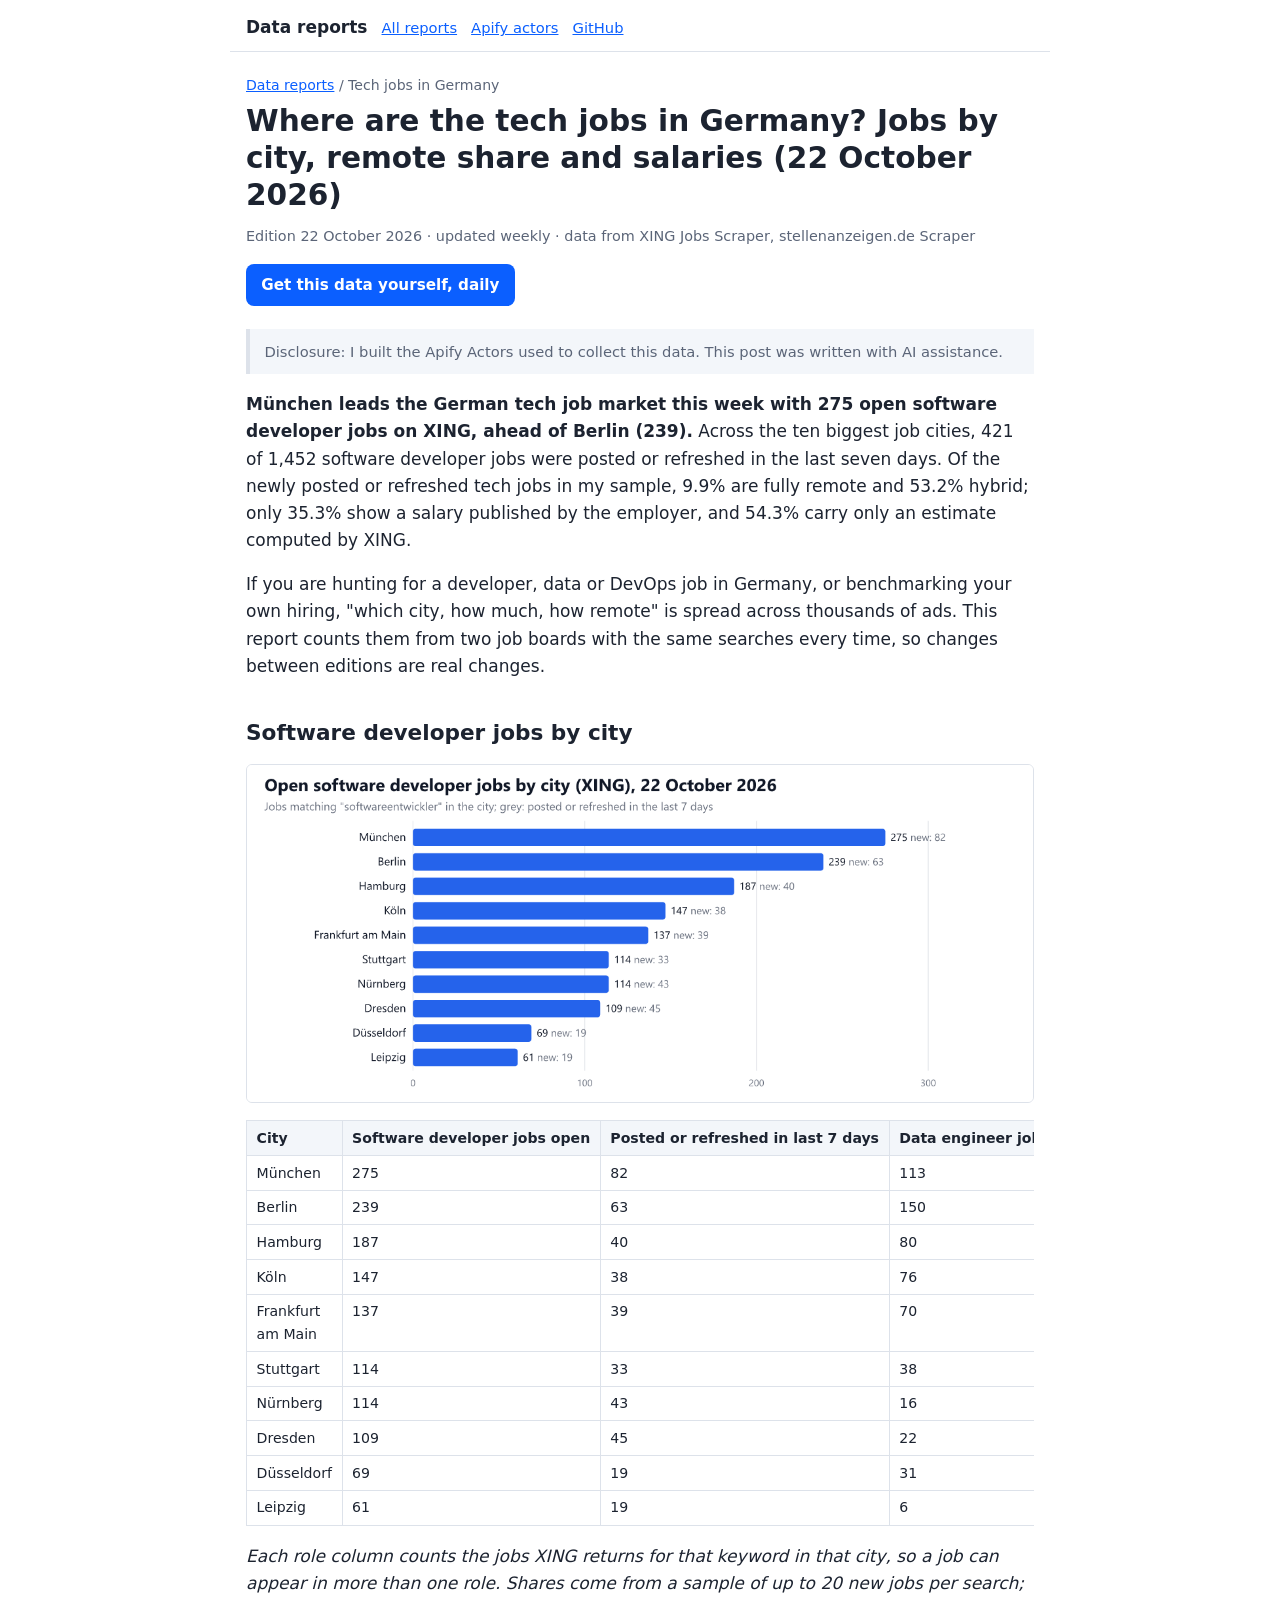
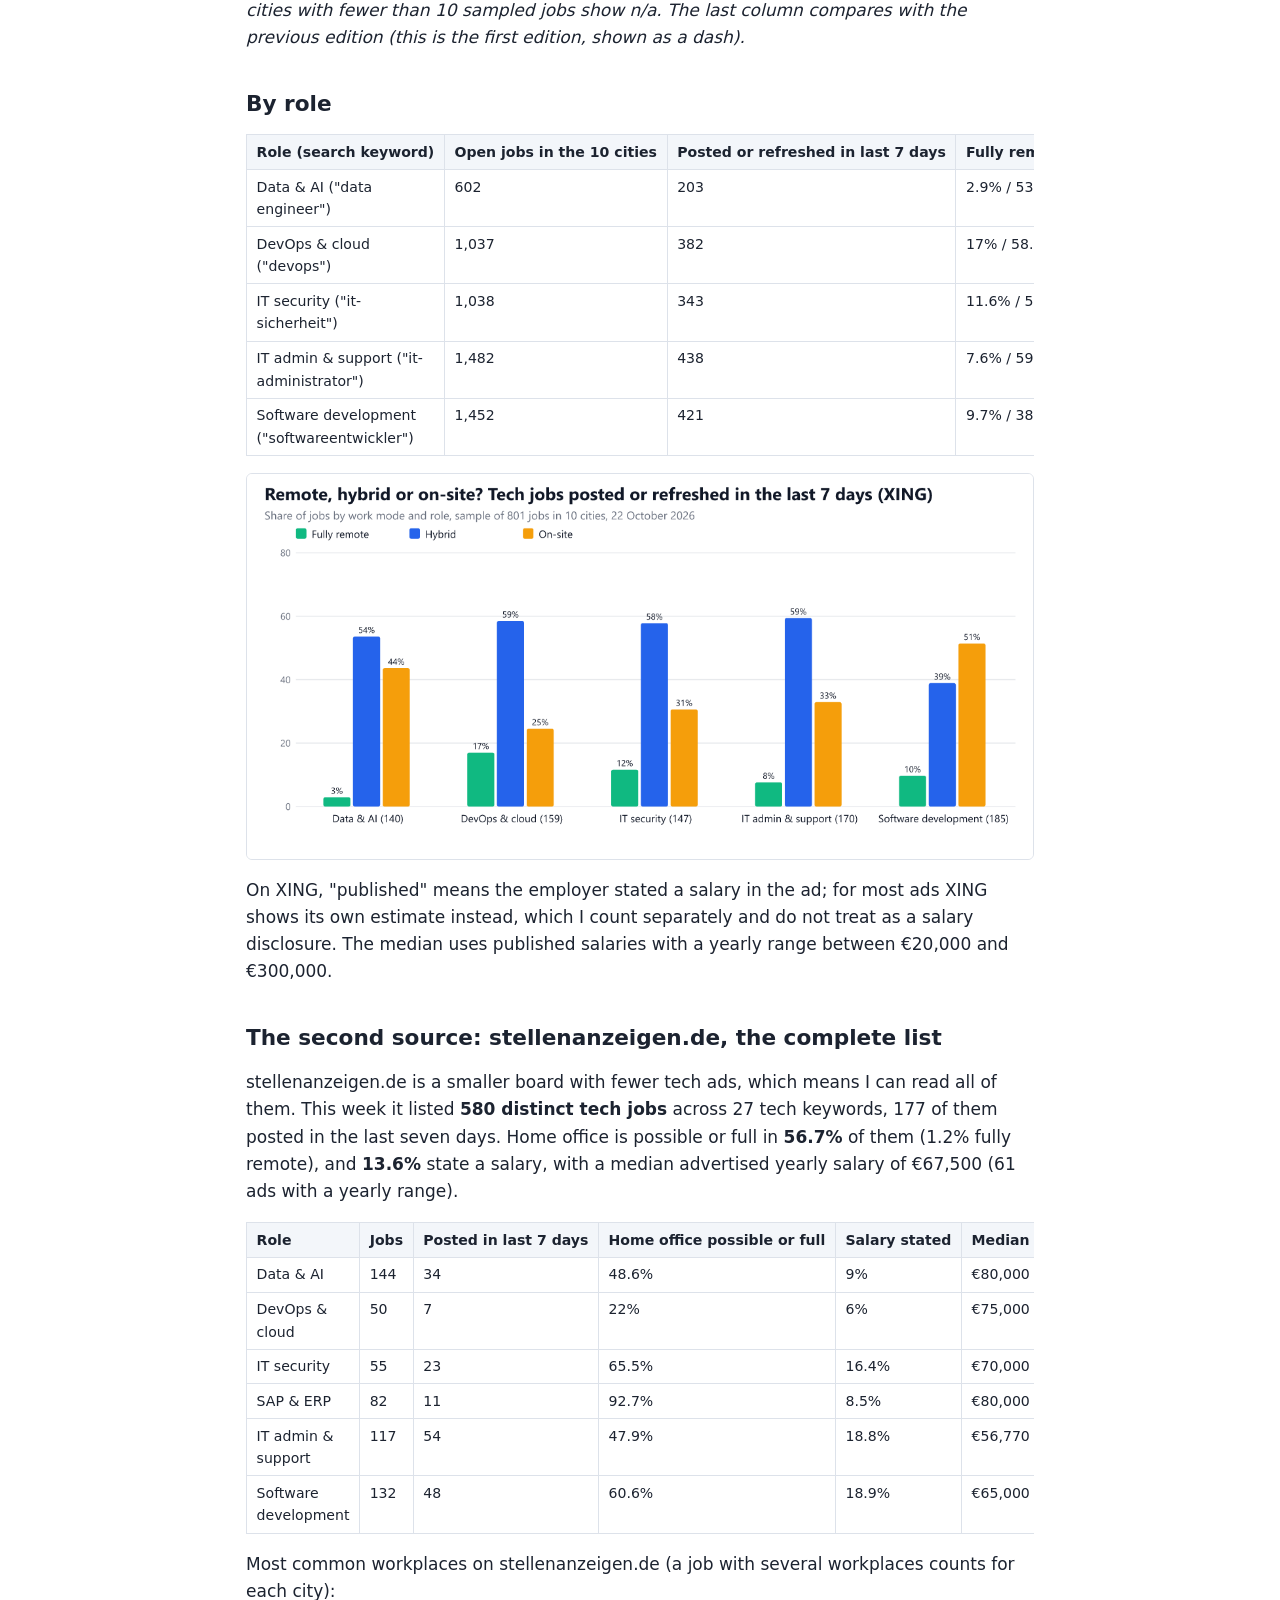
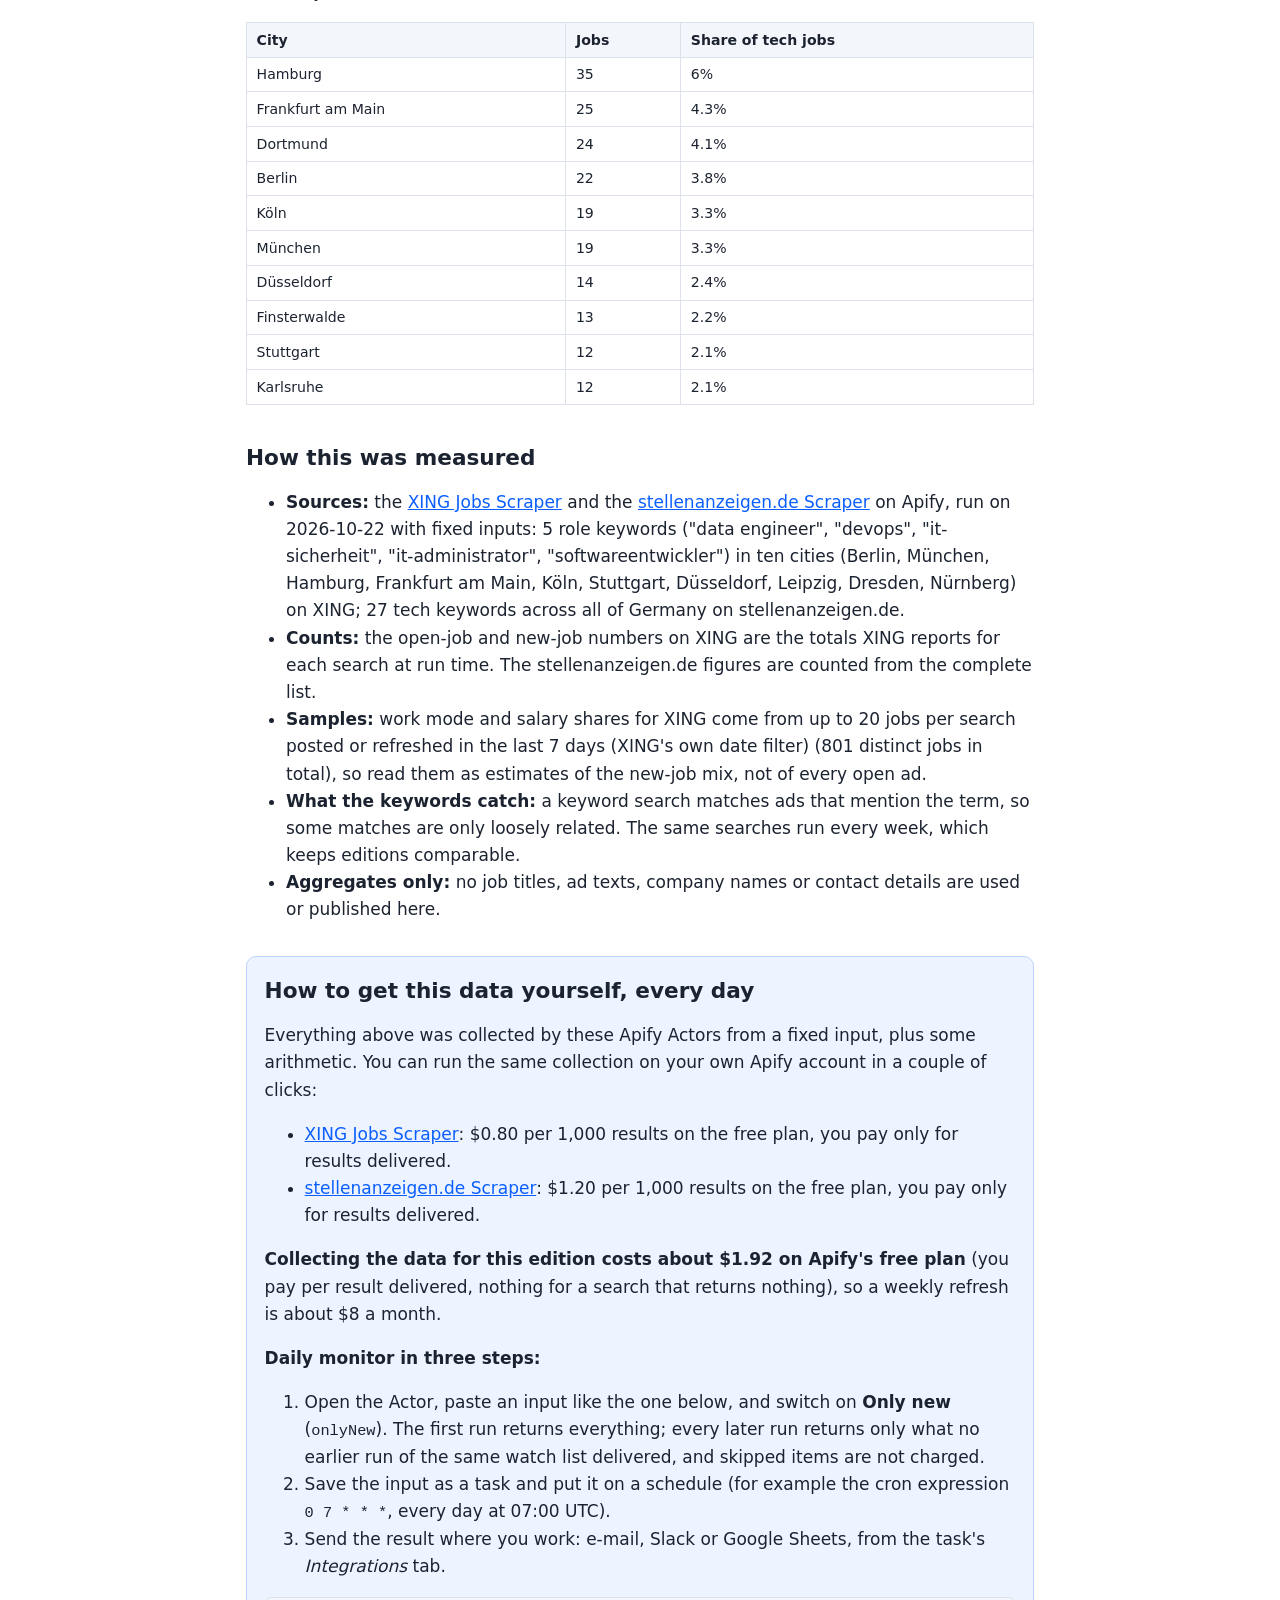
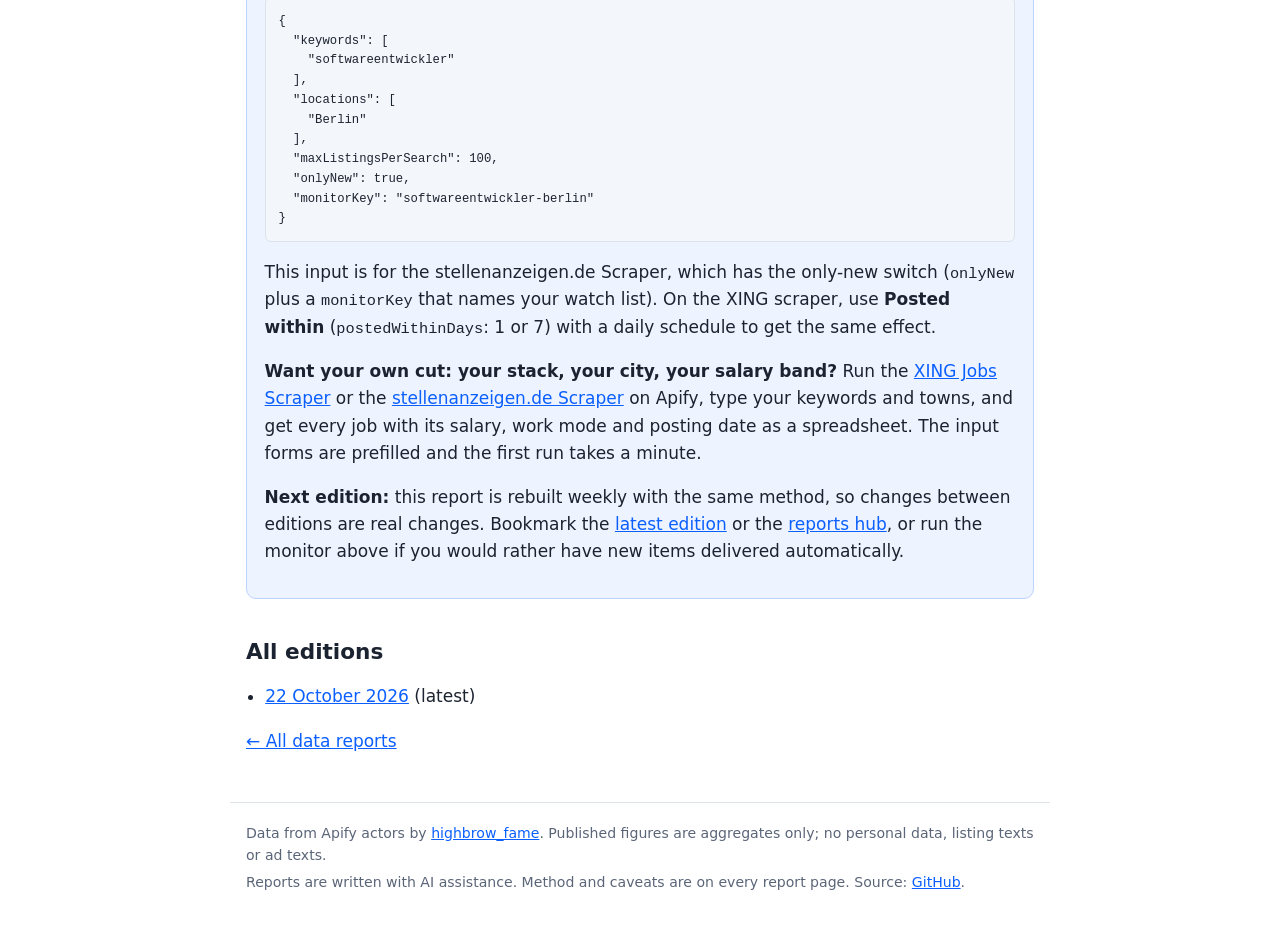
<file: docs/reports/germany-tech-jobs.html>
<!doctype html>
<html lang="en">
<head>
<meta charset="utf-8">
<meta name="viewport" content="width=device-width,initial-scale=1">
<title>Where are the tech jobs in Germany? Jobs by city, remote share and salaries (22 October 2026)</title>
<meta name="description" content="Tech jobs in Germany by city, role, remote share and salary disclosure from live XING and stellenanzeigen.de data, plus how to track it yourself.">
<link rel="canonical" href="https://projectworks007.github.io/apify-data-mcp/reports/germany-tech-jobs.html">
<link rel="icon" href="data:image/svg+xml,%3Csvg xmlns='http://www.w3.org/2000/svg' viewBox='0 0 32 32'%3E%3Crect width='32' height='32' rx='6' fill='%230b5fff'/%3E%3Crect x='6' y='16' width='5' height='10' fill='white'/%3E%3Crect x='14' y='9' width='5' height='17' fill='white'/%3E%3Crect x='22' y='13' width='5' height='13' fill='white'/%3E%3C/svg%3E">
<link rel="stylesheet" href="assets/style.css">
<meta property="og:site_name" content="Data reports by highbrow_fame">
<meta property="og:type" content="article">
<meta property="og:title" content="Where are the tech jobs in Germany? Jobs by city, remote share and salaries (22 October 2026)">
<meta property="og:description" content="Tech jobs in Germany by city, role, remote share and salary disclosure from live XING and stellenanzeigen.de data, plus how to track it yourself.">
<meta property="og:url" content="https://projectworks007.github.io/apify-data-mcp/reports/germany-tech-jobs.html">
<meta property="og:image" content="https://projectworks007.github.io/apify-data-mcp/reports/img/2026-10-22/tech-jobs-germany-by-city.png"><meta name="twitter:image" content="https://projectworks007.github.io/apify-data-mcp/reports/img/2026-10-22/tech-jobs-germany-by-city.png">
<meta name="twitter:card" content="summary_large_image">
<meta name="twitter:title" content="Where are the tech jobs in Germany? Jobs by city, remote share and salaries (22 October 2026)">
<meta name="twitter:description" content="Tech jobs in Germany by city, role, remote share and salary disclosure from live XING and stellenanzeigen.de data, plus how to track it yourself.">
<script type="application/ld+json">{"@context": "https://schema.org", "@graph": [{"@type": "Article", "headline": "Where are the tech jobs in Germany? Jobs by city, remote share and salaries (22 October 2026)", "description": "Tech jobs in Germany by city, role, remote share and salary disclosure from live XING and stellenanzeigen.de data, plus how to track it yourself.", "datePublished": "2026-10-22", "dateModified": "2026-10-22", "inLanguage": "en", "mainEntityOfPage": "https://projectworks007.github.io/apify-data-mcp/reports/germany-tech-jobs.html", "author": {"@type": "Person", "name": "highbrow_fame", "url": "https://apify.com/highbrow_fame"}, "publisher": {"@type": "Person", "name": "highbrow_fame", "url": "https://apify.com/highbrow_fame"}, "keywords": "data, germany, jobs, career", "image": "https://projectworks007.github.io/apify-data-mcp/reports/img/2026-10-22/tech-jobs-germany-by-city.png"}, {"@type": "Dataset", "name": "Where are the tech jobs in Germany? Jobs by city, remote share and salaries (22 October 2026)", "description": "Tech jobs in Germany by city, role, remote share and salary disclosure from live XING and stellenanzeigen.de data, plus how to track it yourself.", "creator": {"@type": "Person", "name": "highbrow_fame", "url": "https://apify.com/highbrow_fame"}, "datePublished": "2026-10-22", "dateModified": "2026-10-22", "temporalCoverage": "2026-10-22", "spatialCoverage": "Germany", "keywords": ["data", "germany", "jobs", "career"], "variableMeasured": ["open jobs by city and role", "jobs posted in the last 7 days", "remote and hybrid share", "salary disclosure share", "median published salary"], "url": "https://projectworks007.github.io/apify-data-mcp/reports/germany-tech-jobs.html", "isBasedOn": ["https://apify.com/highbrow_fame/xing-jobs", "https://apify.com/highbrow_fame/stellenanzeigen-jobs"]}]}</script>
</head>
<body>
<header class="site"><a class="brand" href="index.html">Data reports</a>
<nav><a href="index.html">All reports</a><a href="https://apify.com/highbrow_fame">Apify actors</a><a href="https://github.com/projectworks007/apify-data-mcp">GitHub</a></nav></header>
<main>
<p class="crumbs"><a href="index.html">Data reports</a> / Tech jobs in Germany</p>
<h1>Where are the tech jobs in Germany? Jobs by city, remote share and salaries (22 October 2026)</h1>
<p class="meta">Edition <time datetime="2026-10-22">22 October 2026</time> &middot; updated weekly &middot; data from XING Jobs Scraper, stellenanzeigen.de Scraper</p>

<div class="btns"><a class="btn" href="#get-the-data">Get this data yourself, daily</a></div>
<blockquote class="note">
<p>Disclosure: I built the Apify Actors used to collect this data. This post was written with AI assistance.</p>
</blockquote>
<p><strong>München leads the German tech job market this week with 275 open software developer jobs on XING, ahead of Berlin (239).</strong> Across the ten biggest job cities, 421 of 1,452 software developer jobs were posted or refreshed in the last seven days. Of the newly posted or refreshed tech jobs in my sample, 9.9% are fully remote and 53.2% hybrid; only 35.3% show a salary published by the employer, and 54.3% carry only an estimate computed by XING.</p>
<p>If you are hunting for a developer, data or DevOps job in Germany, or benchmarking your own hiring, "which city, how much, how remote" is spread across thousands of ads. This report counts them from two job boards with the same searches every time, so changes between editions are real changes.</p>
<h2>Software developer jobs by city</h2>
<p><img alt="Open software developer jobs by city on XING" src="img/2026-10-22/tech-jobs-germany-by-city.png" width="1200" height="515" decoding="async"></p>
<div class="tw"><table>
<thead>
<tr>
<th>City</th>
<th>Software developer jobs open</th>
<th>Posted or refreshed in last 7 days</th>
<th>Data engineer jobs open</th>
<th>DevOps jobs open</th>
<th>Hybrid or remote share (new jobs)</th>
<th>Salary published by employer</th>
<th>Change in open software jobs</th>
</tr>
</thead>
<tbody>
<tr>
<td>München</td>
<td>275</td>
<td>82</td>
<td>113</td>
<td>151</td>
<td>51.6%</td>
<td>43%</td>
<td>–</td>
</tr>
<tr>
<td>Berlin</td>
<td>239</td>
<td>63</td>
<td>150</td>
<td>205</td>
<td>63.8%</td>
<td>21.3%</td>
<td>–</td>
</tr>
<tr>
<td>Hamburg</td>
<td>187</td>
<td>40</td>
<td>80</td>
<td>145</td>
<td>65.2%</td>
<td>37.1%</td>
<td>–</td>
</tr>
<tr>
<td>Köln</td>
<td>147</td>
<td>38</td>
<td>76</td>
<td>102</td>
<td>59.7%</td>
<td>39.1%</td>
<td>–</td>
</tr>
<tr>
<td>Frankfurt am Main</td>
<td>137</td>
<td>39</td>
<td>70</td>
<td>130</td>
<td>77.5%</td>
<td>40.4%</td>
<td>–</td>
</tr>
<tr>
<td>Stuttgart</td>
<td>114</td>
<td>33</td>
<td>38</td>
<td>73</td>
<td>73%</td>
<td>43.2%</td>
<td>–</td>
</tr>
<tr>
<td>Nürnberg</td>
<td>114</td>
<td>43</td>
<td>16</td>
<td>59</td>
<td>69.3%</td>
<td>37.3%</td>
<td>–</td>
</tr>
<tr>
<td>Dresden</td>
<td>109</td>
<td>45</td>
<td>22</td>
<td>60</td>
<td>46.8%</td>
<td>17.2%</td>
<td>–</td>
</tr>
<tr>
<td>Düsseldorf</td>
<td>69</td>
<td>19</td>
<td>31</td>
<td>66</td>
<td>59.5%</td>
<td>39.3%</td>
<td>–</td>
</tr>
<tr>
<td>Leipzig</td>
<td>61</td>
<td>19</td>
<td>6</td>
<td>46</td>
<td>61.6%</td>
<td>30.8%</td>
<td>–</td>
</tr>
</tbody>
</table></div>
<p><em>Each role column counts the jobs XING returns for that keyword in that city, so a job can appear in more than one role. Shares come from a sample of up to 20 new jobs per search; cities with fewer than 10 sampled jobs show n/a. The last column compares with the previous edition (this is the first edition, shown as a dash).</em></p>
<h2>By role</h2>
<div class="tw"><table>
<thead>
<tr>
<th>Role (search keyword)</th>
<th>Open jobs in the 10 cities</th>
<th>Posted or refreshed in last 7 days</th>
<th>Fully remote / hybrid (new jobs)</th>
<th>Salary published</th>
<th>Median published salary (per year)</th>
</tr>
</thead>
<tbody>
<tr>
<td>Data &amp; AI ("data engineer")</td>
<td>602</td>
<td>203</td>
<td>2.9% / 53.6%</td>
<td>17.1%</td>
<td>€77,500</td>
</tr>
<tr>
<td>DevOps &amp; cloud ("devops")</td>
<td>1,037</td>
<td>382</td>
<td>17% / 58.5%</td>
<td>55.3%</td>
<td>€80,000</td>
</tr>
<tr>
<td>IT security ("it-sicherheit")</td>
<td>1,038</td>
<td>343</td>
<td>11.6% / 57.8%</td>
<td>39.5%</td>
<td>€90,000</td>
</tr>
<tr>
<td>IT admin &amp; support ("it-administrator")</td>
<td>1,482</td>
<td>438</td>
<td>7.6% / 59.4%</td>
<td>40.6%</td>
<td>€62,500</td>
</tr>
<tr>
<td>Software development ("softwareentwickler")</td>
<td>1,452</td>
<td>421</td>
<td>9.7% / 38.9%</td>
<td>23.8%</td>
<td>€70,000</td>
</tr>
</tbody>
</table></div>
<p><img alt="Remote, hybrid and on-site share by role" src="img/2026-10-22/tech-jobs-germany-remote-share.png" width="1200" height="587" loading="lazy" decoding="async"></p>
<p>On XING, "published" means the employer stated a salary in the ad; for most ads XING shows its own estimate instead, which I count separately and do not treat as a salary disclosure. The median uses published salaries with a yearly range between €20,000 and €300,000.</p>
<h2>The second source: stellenanzeigen.de, the complete list</h2>
<p>stellenanzeigen.de is a smaller board with fewer tech ads, which means I can read all of them. This week it listed <strong>580 distinct tech jobs</strong> across 27 tech keywords, 177 of them posted in the last seven days. Home office is possible or full in <strong>56.7%</strong> of them (1.2% fully remote), and <strong>13.6%</strong> state a salary, with a median advertised yearly salary of €67,500 (61 ads with a yearly range).</p>
<div class="tw"><table>
<thead>
<tr>
<th>Role</th>
<th>Jobs</th>
<th>Posted in last 7 days</th>
<th>Home office possible or full</th>
<th>Salary stated</th>
<th>Median salary (per year)</th>
</tr>
</thead>
<tbody>
<tr>
<td>Data &amp; AI</td>
<td>144</td>
<td>34</td>
<td>48.6%</td>
<td>9%</td>
<td>€80,000</td>
</tr>
<tr>
<td>DevOps &amp; cloud</td>
<td>50</td>
<td>7</td>
<td>22%</td>
<td>6%</td>
<td>€75,000</td>
</tr>
<tr>
<td>IT security</td>
<td>55</td>
<td>23</td>
<td>65.5%</td>
<td>16.4%</td>
<td>€70,000</td>
</tr>
<tr>
<td>SAP &amp; ERP</td>
<td>82</td>
<td>11</td>
<td>92.7%</td>
<td>8.5%</td>
<td>€80,000</td>
</tr>
<tr>
<td>IT admin &amp; support</td>
<td>117</td>
<td>54</td>
<td>47.9%</td>
<td>18.8%</td>
<td>€56,770</td>
</tr>
<tr>
<td>Software development</td>
<td>132</td>
<td>48</td>
<td>60.6%</td>
<td>18.9%</td>
<td>€65,000</td>
</tr>
</tbody>
</table></div>
<p>Most common workplaces on stellenanzeigen.de (a job with several workplaces counts for each city):</p>
<div class="tw"><table>
<thead>
<tr>
<th>City</th>
<th>Jobs</th>
<th>Share of tech jobs</th>
</tr>
</thead>
<tbody>
<tr>
<td>Hamburg</td>
<td>35</td>
<td>6%</td>
</tr>
<tr>
<td>Frankfurt am Main</td>
<td>25</td>
<td>4.3%</td>
</tr>
<tr>
<td>Dortmund</td>
<td>24</td>
<td>4.1%</td>
</tr>
<tr>
<td>Berlin</td>
<td>22</td>
<td>3.8%</td>
</tr>
<tr>
<td>Köln</td>
<td>19</td>
<td>3.3%</td>
</tr>
<tr>
<td>München</td>
<td>19</td>
<td>3.3%</td>
</tr>
<tr>
<td>Düsseldorf</td>
<td>14</td>
<td>2.4%</td>
</tr>
<tr>
<td>Finsterwalde</td>
<td>13</td>
<td>2.2%</td>
</tr>
<tr>
<td>Stuttgart</td>
<td>12</td>
<td>2.1%</td>
</tr>
<tr>
<td>Karlsruhe</td>
<td>12</td>
<td>2.1%</td>
</tr>
</tbody>
</table></div>
<h2>How this was measured</h2>
<ul>
<li><strong>Sources:</strong> the <a href="https://apify.com/highbrow_fame/xing-jobs">XING Jobs Scraper</a> and the <a href="https://apify.com/highbrow_fame/stellenanzeigen-jobs">stellenanzeigen.de Scraper</a> on Apify, run on 2026-10-22 with fixed inputs: 5 role keywords ("data engineer", "devops", "it-sicherheit", "it-administrator", "softwareentwickler") in ten cities (Berlin, München, Hamburg, Frankfurt am Main, Köln, Stuttgart, Düsseldorf, Leipzig, Dresden, Nürnberg) on XING; 27 tech keywords across all of Germany on stellenanzeigen.de.</li>
<li><strong>Counts:</strong> the open-job and new-job numbers on XING are the totals XING reports for each search at run time. The stellenanzeigen.de figures are counted from the complete list.</li>
<li><strong>Samples:</strong> work mode and salary shares for XING come from up to 20 jobs per search posted or refreshed in the last 7 days (XING's own date filter) (801 distinct jobs in total), so read them as estimates of the new-job mix, not of every open ad.</li>
<li><strong>What the keywords catch:</strong> a keyword search matches ads that mention the term, so some matches are only loosely related. The same searches run every week, which keeps editions comparable.</li>
<li><strong>Aggregates only:</strong> no job titles, ad texts, company names or contact details are used or published here.</li>
</ul>
<section class="cta" id="get-the-data"><h2>How to get this data yourself, every day</h2>
<p>Everything above was collected by these Apify Actors from a fixed input, plus some arithmetic. You can run the same collection on your own Apify account in a couple of clicks:</p>
<ul>
<li><a href="https://apify.com/highbrow_fame/xing-jobs">XING Jobs Scraper</a>: $0.80 per 1,000 results on the free plan, you pay only for results delivered.</li>
<li><a href="https://apify.com/highbrow_fame/stellenanzeigen-jobs">stellenanzeigen.de Scraper</a>: $1.20 per 1,000 results on the free plan, you pay only for results delivered.</li>
</ul>
<p><strong>Collecting the data for this edition costs about $1.92 on Apify's free plan</strong> (you pay per result delivered, nothing for a search that returns nothing), so a weekly refresh is about $8 a month.</p>
<p><strong>Daily monitor in three steps:</strong></p>
<ol>
<li>Open the Actor, paste an input like the one below, and switch on <strong>Only new</strong> (<code>onlyNew</code>). The first run returns everything; every later run returns only what no earlier run of the same watch list delivered, and skipped items are not charged.</li>
<li>Save the input as a task and put it on a schedule (for example the cron expression <code>0 7 * * *</code>, every day at 07:00 UTC).</li>
<li>Send the result where you work: e-mail, Slack or Google Sheets, from the task's <em>Integrations</em> tab.</li>
</ol>
<pre><code class="language-json">{
  &quot;keywords&quot;: [
    &quot;softwareentwickler&quot;
  ],
  &quot;locations&quot;: [
    &quot;Berlin&quot;
  ],
  &quot;maxListingsPerSearch&quot;: 100,
  &quot;onlyNew&quot;: true,
  &quot;monitorKey&quot;: &quot;softwareentwickler-berlin&quot;
}
</code></pre>
<p>This input is for the stellenanzeigen.de Scraper, which has the only-new switch (<code>onlyNew</code> plus a <code>monitorKey</code> that names your watch list). On the XING scraper, use <strong>Posted within</strong> (<code>postedWithinDays</code>: 1 or 7) with a daily schedule to get the same effect.</p>
<p><strong>Want your own cut: your stack, your city, your salary band?</strong> Run the <a href="https://apify.com/highbrow_fame/xing-jobs">XING Jobs Scraper</a> or the <a href="https://apify.com/highbrow_fame/stellenanzeigen-jobs">stellenanzeigen.de Scraper</a> on Apify, type your keywords and towns, and get every job with its salary, work mode and posting date as a spreadsheet. The input forms are prefilled and the first run takes a minute.</p>
<p><strong>Next edition:</strong> this report is rebuilt weekly with the same method, so changes between editions are real changes. Bookmark the <a href="germany-tech-jobs.html">latest edition</a> or the <a href="index.html">reports hub</a>, or run the monitor above if you would rather have new items delivered automatically.</p></section>
<h2>All editions</h2>
<ul class="eds"><li><a href="germany-tech-jobs-2026-10-22.html">22 October 2026</a> (latest)</li></ul>
<p><a href="index.html">&larr; All data reports</a></p>
</main>
<footer class="site">
<p>Data from Apify actors by <a href="https://apify.com/highbrow_fame">highbrow_fame</a>. Published figures are aggregates only; no personal data, listing texts or ad texts.</p>
<p>Reports are written with AI assistance. Method and caveats are on every report page. Source: <a href="https://github.com/projectworks007/apify-data-mcp">GitHub</a>.</p>
</footer>
</body>
</html>
</file>
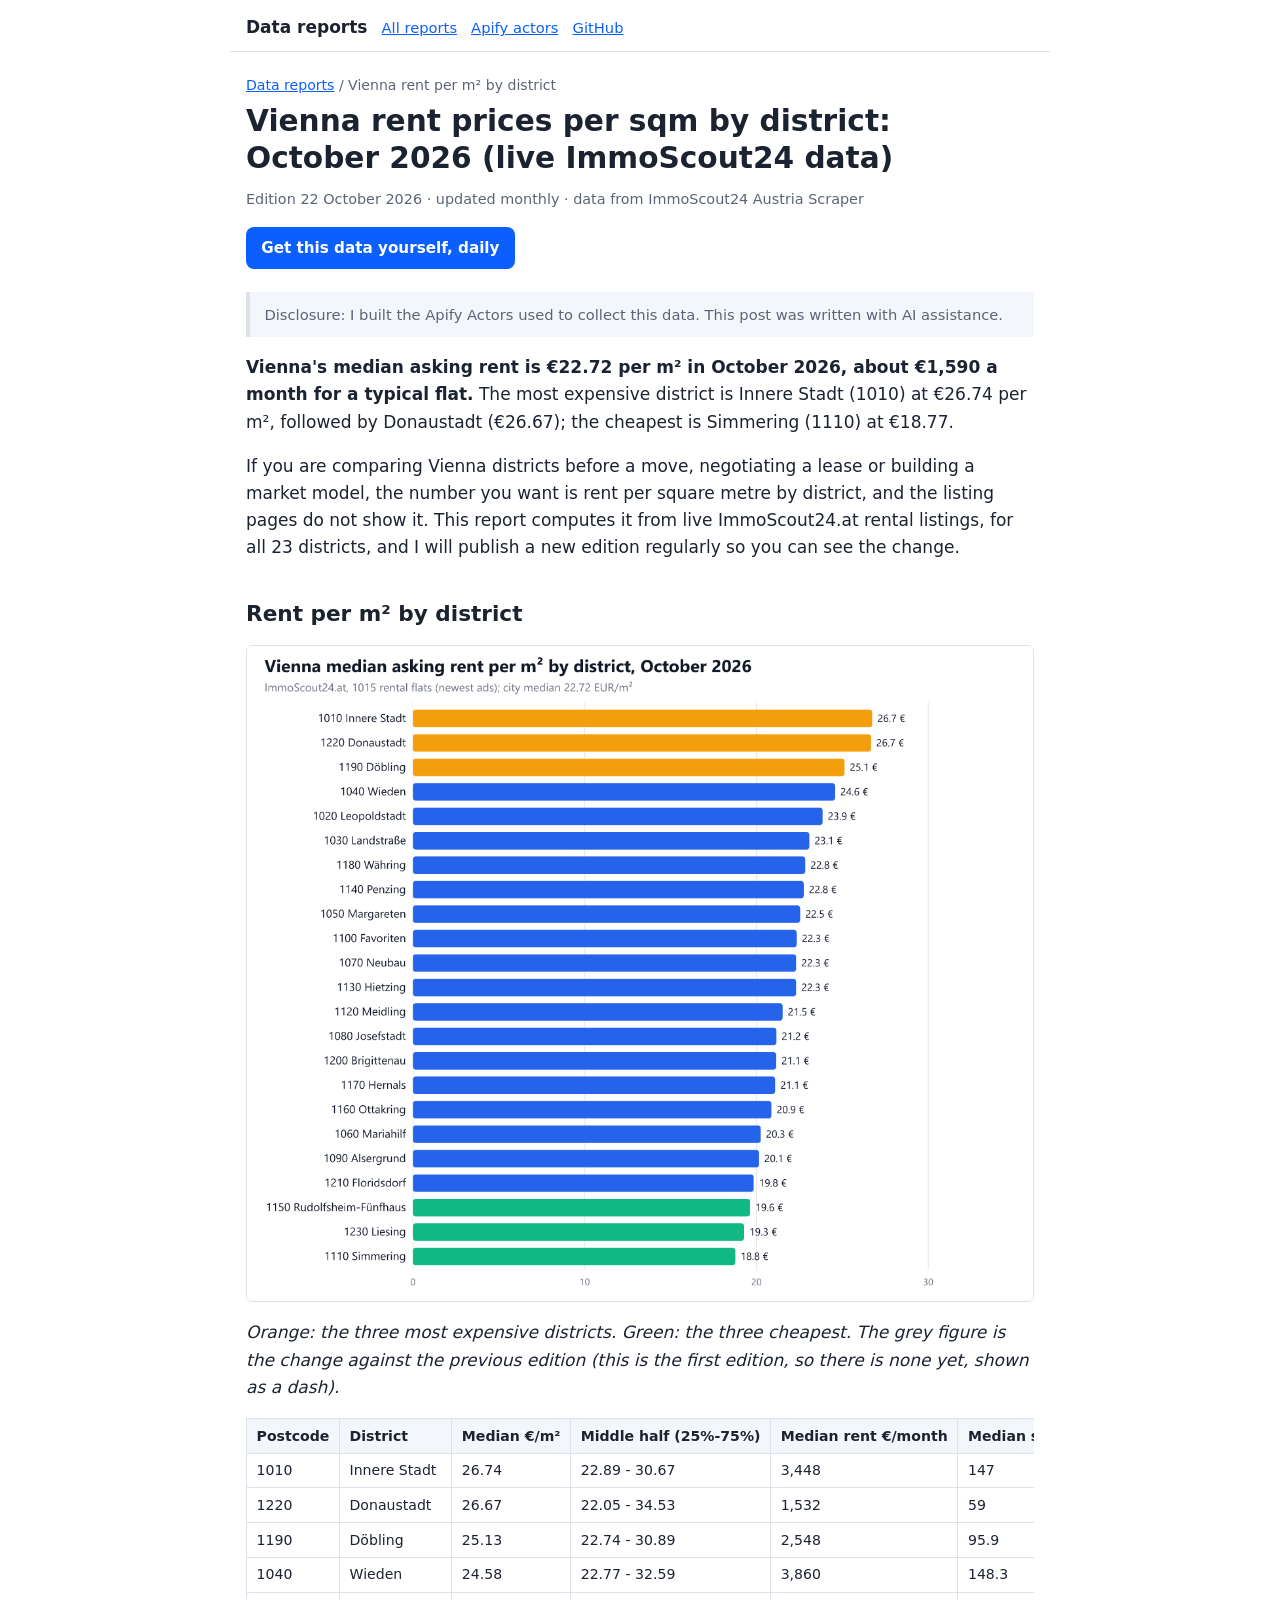
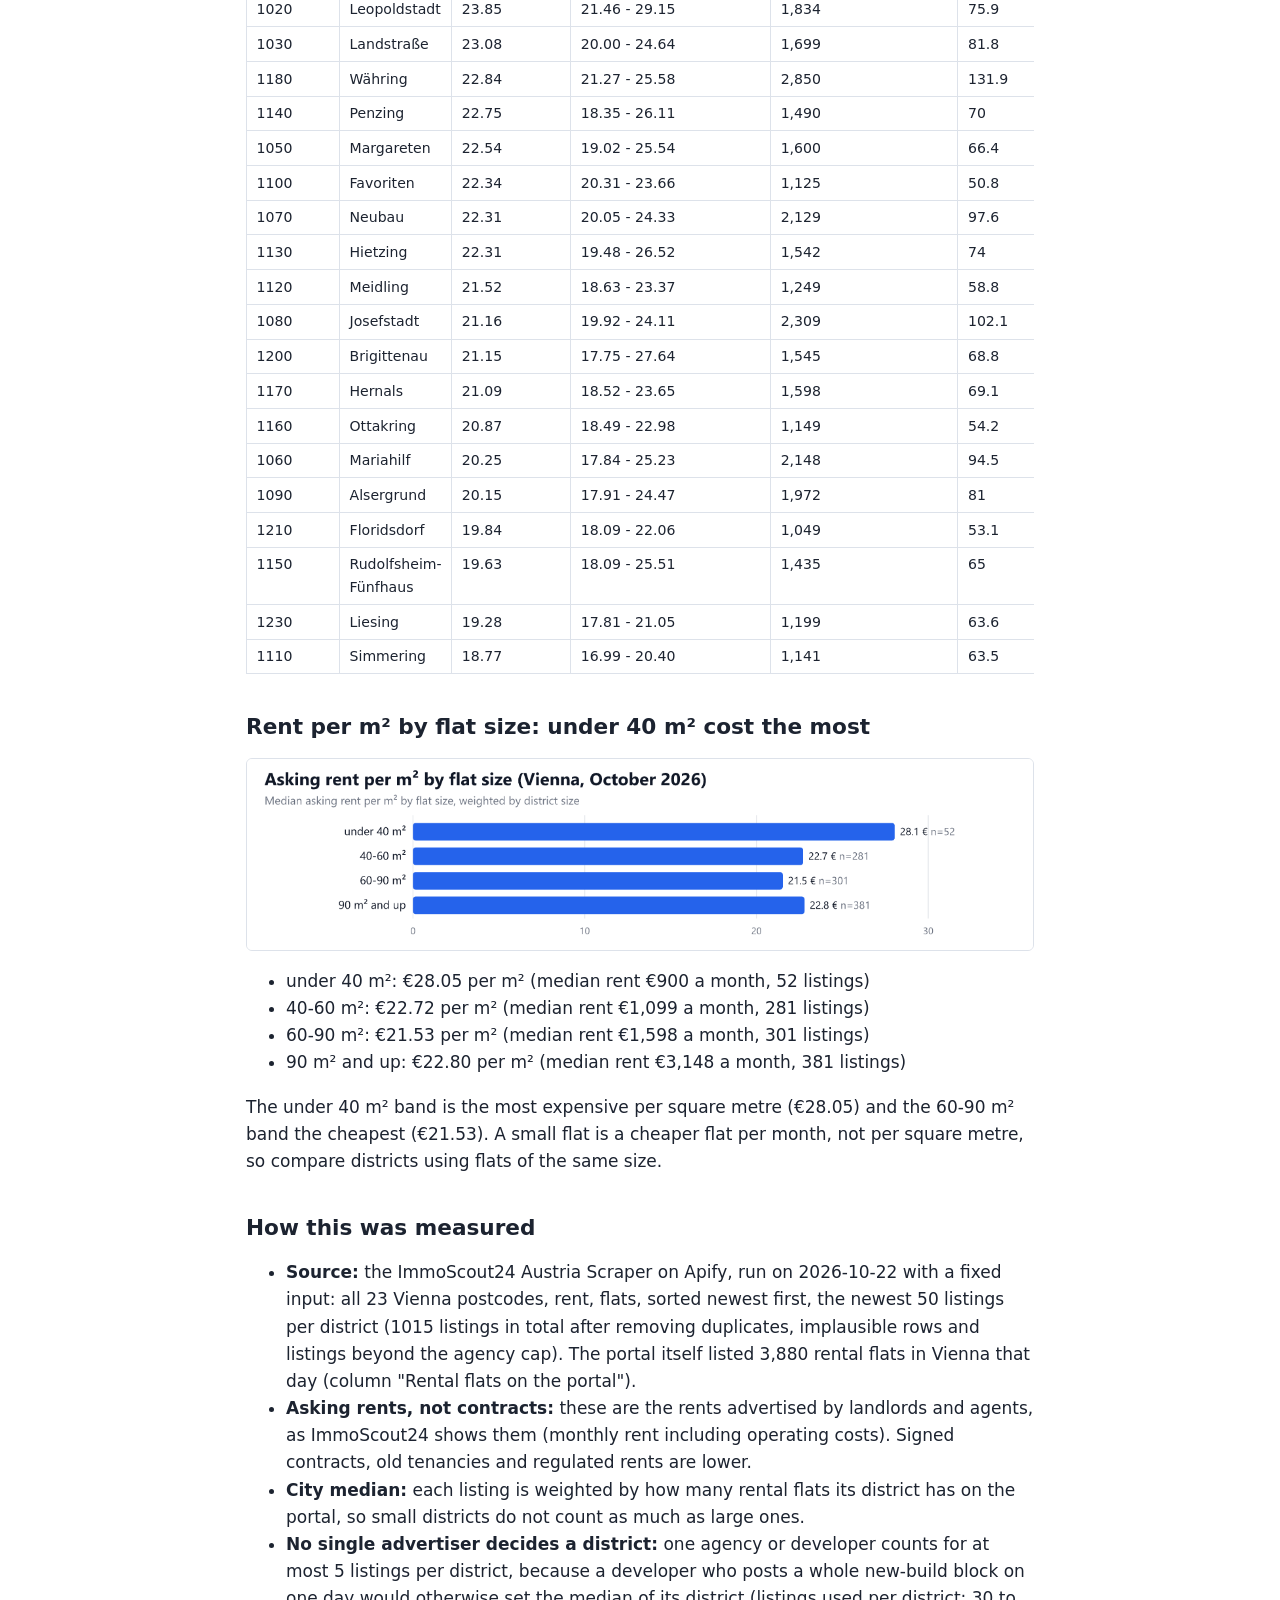
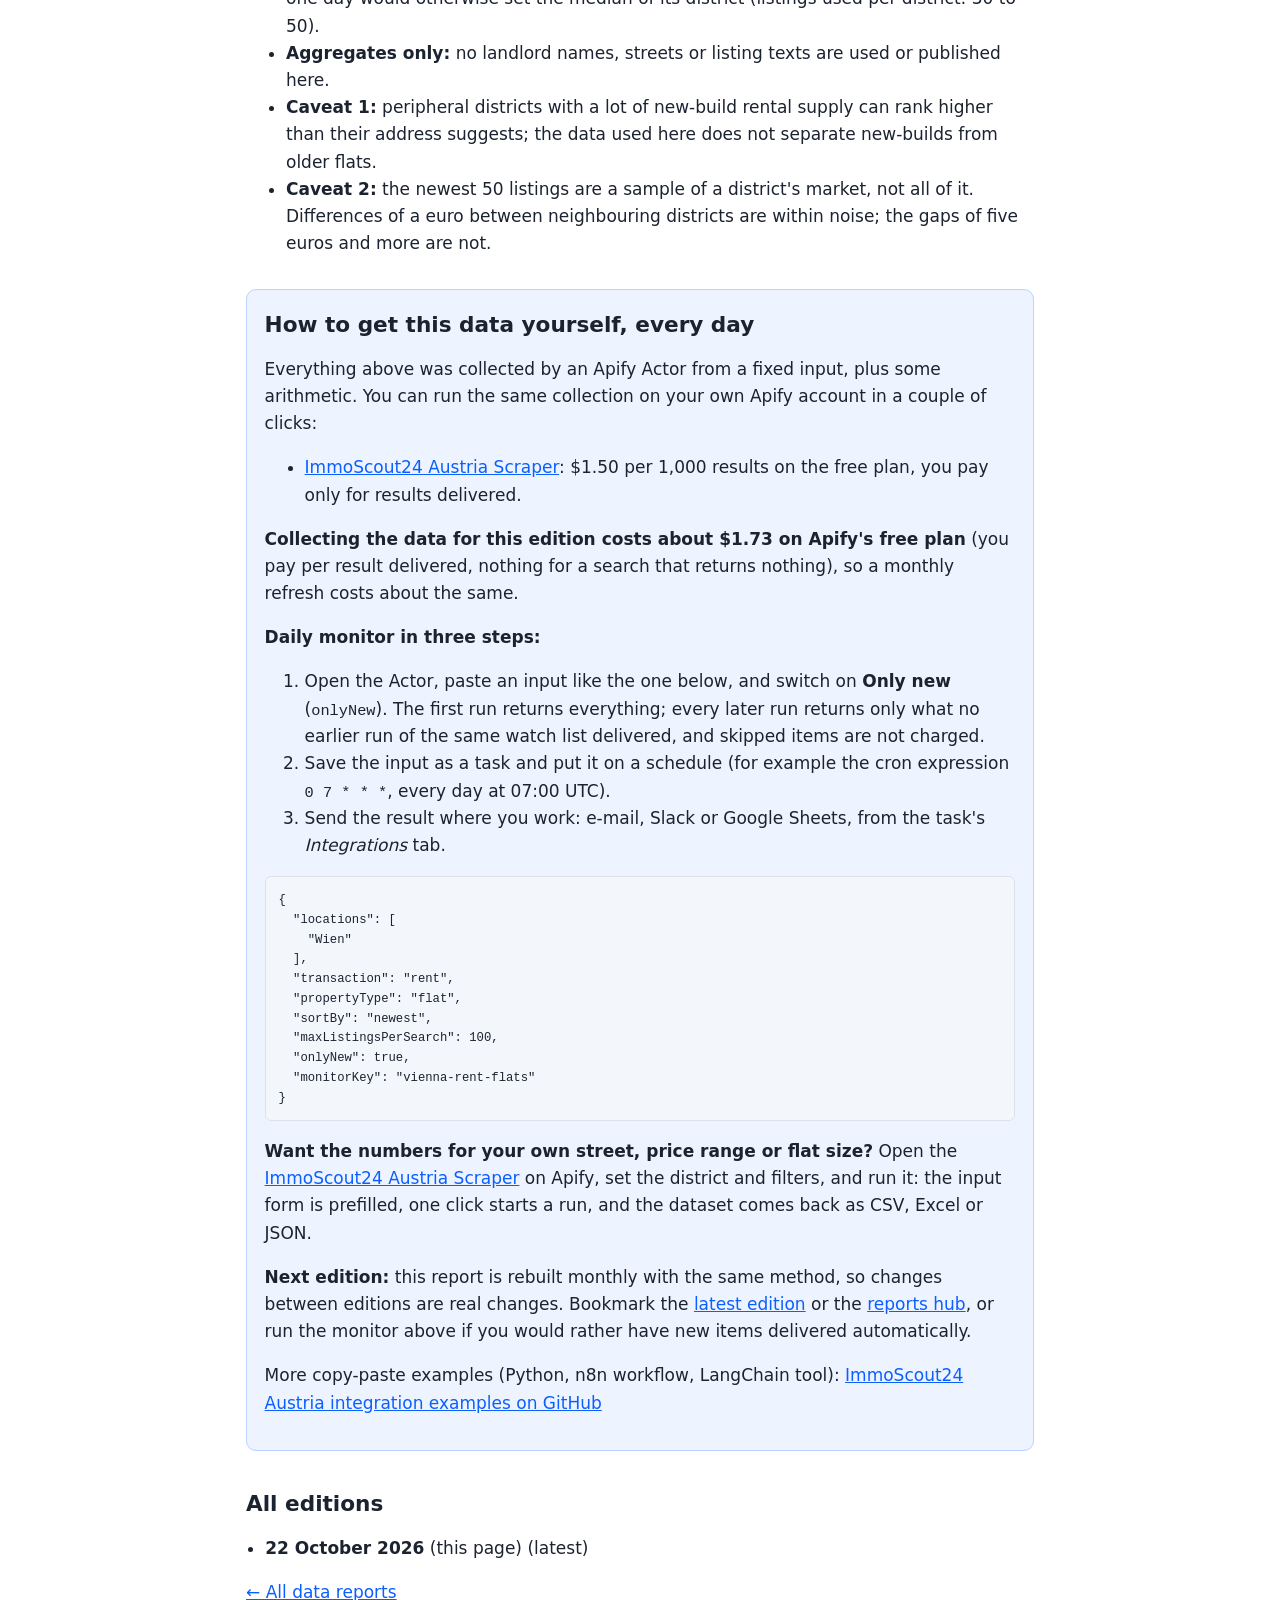
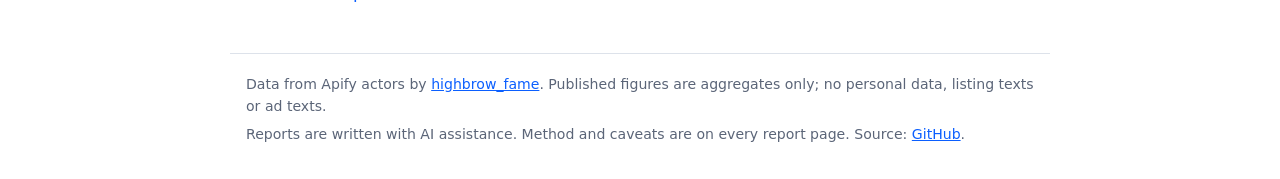
<file: docs/reports/vienna-rent-2026-10-22.html>
<!doctype html>
<html lang="en">
<head>
<meta charset="utf-8">
<meta name="viewport" content="width=device-width,initial-scale=1">
<title>Vienna rent prices per sqm by district: October 2026 (live ImmoScout24 data)</title>
<meta name="description" content="Median asking rent per m² for all 23 Vienna districts, October 2026, from 1,015 live ImmoScout24.at listings, plus how to get the data daily.">
<link rel="canonical" href="https://dev.to/projectdev/vienna-rent-prices-per-m2-by-district-october-2026-live-immoscout24-data-3k55">
<link rel="icon" href="data:image/svg+xml,%3Csvg xmlns='http://www.w3.org/2000/svg' viewBox='0 0 32 32'%3E%3Crect width='32' height='32' rx='6' fill='%230b5fff'/%3E%3Crect x='6' y='16' width='5' height='10' fill='white'/%3E%3Crect x='14' y='9' width='5' height='17' fill='white'/%3E%3Crect x='22' y='13' width='5' height='13' fill='white'/%3E%3C/svg%3E">
<link rel="stylesheet" href="assets/style.css">
<meta property="og:site_name" content="Data reports by highbrow_fame">
<meta property="og:type" content="article">
<meta property="og:title" content="Vienna rent prices per sqm by district: October 2026 (live ImmoScout24 data)">
<meta property="og:description" content="Median asking rent per m² for all 23 Vienna districts, October 2026, from 1,015 live ImmoScout24.at listings, plus how to get the data daily.">
<meta property="og:url" content="https://dev.to/projectdev/vienna-rent-prices-per-m2-by-district-october-2026-live-immoscout24-data-3k55">
<meta property="og:image" content="https://projectworks007.github.io/apify-data-mcp/reports/img/2026-10-22/vienna-rent-per-sqm-by-district.png"><meta name="twitter:image" content="https://projectworks007.github.io/apify-data-mcp/reports/img/2026-10-22/vienna-rent-per-sqm-by-district.png">
<meta name="twitter:card" content="summary_large_image">
<meta name="twitter:title" content="Vienna rent prices per sqm by district: October 2026 (live ImmoScout24 data)">
<meta name="twitter:description" content="Median asking rent per m² for all 23 Vienna districts, October 2026, from 1,015 live ImmoScout24.at listings, plus how to get the data daily.">
<script type="application/ld+json">{"@context": "https://schema.org", "@graph": [{"@type": "Article", "headline": "Vienna rent prices per sqm by district: October 2026 (live ImmoScout24 data)", "description": "Median asking rent per m² for all 23 Vienna districts, October 2026, from 1,015 live ImmoScout24.at listings, plus how to get the data daily.", "datePublished": "2026-10-22", "dateModified": "2026-10-22", "inLanguage": "en", "mainEntityOfPage": "https://dev.to/projectdev/vienna-rent-prices-per-m2-by-district-october-2026-live-immoscout24-data-3k55", "author": {"@type": "Person", "name": "highbrow_fame", "url": "https://apify.com/highbrow_fame"}, "publisher": {"@type": "Person", "name": "highbrow_fame", "url": "https://apify.com/highbrow_fame"}, "keywords": "data, realestate, austria, webscraping", "image": "https://projectworks007.github.io/apify-data-mcp/reports/img/2026-10-22/vienna-rent-per-sqm-by-district.png"}, {"@type": "Dataset", "name": "Vienna rent prices per sqm by district: October 2026 (live ImmoScout24 data)", "description": "Median asking rent per m² for all 23 Vienna districts, October 2026, from 1,015 live ImmoScout24.at listings, plus how to get the data daily.", "creator": {"@type": "Person", "name": "highbrow_fame", "url": "https://apify.com/highbrow_fame"}, "datePublished": "2026-10-22", "dateModified": "2026-10-22", "temporalCoverage": "2026-10-22", "spatialCoverage": "Vienna, Austria", "keywords": ["data", "realestate", "austria", "webscraping"], "variableMeasured": ["median asking rent per m2", "interquartile range of rent per m2", "median monthly rent", "median flat size", "rental flats on the portal"], "url": "https://dev.to/projectdev/vienna-rent-prices-per-m2-by-district-october-2026-live-immoscout24-data-3k55", "isBasedOn": ["https://apify.com/highbrow_fame/immoscout24-at-properties"]}]}</script>
</head>
<body>
<header class="site"><a class="brand" href="index.html">Data reports</a>
<nav><a href="index.html">All reports</a><a href="https://apify.com/highbrow_fame">Apify actors</a><a href="https://github.com/projectworks007/apify-data-mcp">GitHub</a></nav></header>
<main>
<p class="crumbs"><a href="index.html">Data reports</a> / Vienna rent per m² by district</p>
<h1>Vienna rent prices per sqm by district: October 2026 (live ImmoScout24 data)</h1>
<p class="meta">Edition <time datetime="2026-10-22">22 October 2026</time> &middot; updated monthly &middot; data from ImmoScout24 Austria Scraper</p>

<div class="btns"><a class="btn" href="#get-the-data">Get this data yourself, daily</a></div>
<blockquote class="note">
<p>Disclosure: I built the Apify Actors used to collect this data. This post was written with AI assistance.</p>
</blockquote>
<p><strong>Vienna's median asking rent is €22.72 per m² in October 2026, about €1,590 a month for a typical flat.</strong> The most expensive district is Innere Stadt (1010) at €26.74 per m², followed by Donaustadt (€26.67); the cheapest is Simmering (1110) at €18.77.</p>
<p>If you are comparing Vienna districts before a move, negotiating a lease or building a market model, the number you want is rent per square metre by district, and the listing pages do not show it. This report computes it from live ImmoScout24.at rental listings, for all 23 districts, and I will publish a new edition regularly so you can see the change.</p>
<h2>Rent per m² by district</h2>
<p><img alt="Vienna median asking rent per m² by district, October 2026" src="img/2026-10-22/vienna-rent-per-sqm-by-district.png" width="1200" height="1000" decoding="async"></p>
<p><em>Orange: the three most expensive districts. Green: the three cheapest. The grey figure is the change against the previous edition (this is the first edition, so there is none yet, shown as a dash).</em></p>
<div class="tw"><table>
<thead>
<tr>
<th>Postcode</th>
<th>District</th>
<th>Median €/m²</th>
<th>Middle half (25%-75%)</th>
<th>Median rent €/month</th>
<th>Median size m²</th>
<th>Rental flats on the portal</th>
<th>Change in median €/m²</th>
</tr>
</thead>
<tbody>
<tr>
<td>1010</td>
<td>Innere Stadt</td>
<td>26.74</td>
<td>22.89 - 30.67</td>
<td>3,448</td>
<td>147</td>
<td>211</td>
<td>–</td>
</tr>
<tr>
<td>1220</td>
<td>Donaustadt</td>
<td>26.67</td>
<td>22.05 - 34.53</td>
<td>1,532</td>
<td>59</td>
<td>628</td>
<td>–</td>
</tr>
<tr>
<td>1190</td>
<td>Döbling</td>
<td>25.13</td>
<td>22.74 - 30.89</td>
<td>2,548</td>
<td>95.9</td>
<td>217</td>
<td>–</td>
</tr>
<tr>
<td>1040</td>
<td>Wieden</td>
<td>24.58</td>
<td>22.77 - 32.59</td>
<td>3,860</td>
<td>148.3</td>
<td>87</td>
<td>–</td>
</tr>
<tr>
<td>1020</td>
<td>Leopoldstadt</td>
<td>23.85</td>
<td>21.46 - 29.15</td>
<td>1,834</td>
<td>75.9</td>
<td>124</td>
<td>–</td>
</tr>
<tr>
<td>1030</td>
<td>Landstraße</td>
<td>23.08</td>
<td>20.00 - 24.64</td>
<td>1,699</td>
<td>81.8</td>
<td>476</td>
<td>–</td>
</tr>
<tr>
<td>1180</td>
<td>Währing</td>
<td>22.84</td>
<td>21.27 - 25.58</td>
<td>2,850</td>
<td>131.9</td>
<td>117</td>
<td>–</td>
</tr>
<tr>
<td>1140</td>
<td>Penzing</td>
<td>22.75</td>
<td>18.35 - 26.11</td>
<td>1,490</td>
<td>70</td>
<td>117</td>
<td>–</td>
</tr>
<tr>
<td>1050</td>
<td>Margareten</td>
<td>22.54</td>
<td>19.02 - 25.54</td>
<td>1,600</td>
<td>66.4</td>
<td>74</td>
<td>–</td>
</tr>
<tr>
<td>1100</td>
<td>Favoriten</td>
<td>22.34</td>
<td>20.31 - 23.66</td>
<td>1,125</td>
<td>50.8</td>
<td>395</td>
<td>–</td>
</tr>
<tr>
<td>1070</td>
<td>Neubau</td>
<td>22.31</td>
<td>20.05 - 24.33</td>
<td>2,129</td>
<td>97.6</td>
<td>72</td>
<td>–</td>
</tr>
<tr>
<td>1130</td>
<td>Hietzing</td>
<td>22.31</td>
<td>19.48 - 26.52</td>
<td>1,542</td>
<td>74</td>
<td>116</td>
<td>–</td>
</tr>
<tr>
<td>1120</td>
<td>Meidling</td>
<td>21.52</td>
<td>18.63 - 23.37</td>
<td>1,249</td>
<td>58.8</td>
<td>119</td>
<td>–</td>
</tr>
<tr>
<td>1080</td>
<td>Josefstadt</td>
<td>21.16</td>
<td>19.92 - 24.11</td>
<td>2,309</td>
<td>102.1</td>
<td>47</td>
<td>–</td>
</tr>
<tr>
<td>1200</td>
<td>Brigittenau</td>
<td>21.15</td>
<td>17.75 - 27.64</td>
<td>1,545</td>
<td>68.8</td>
<td>137</td>
<td>–</td>
</tr>
<tr>
<td>1170</td>
<td>Hernals</td>
<td>21.09</td>
<td>18.52 - 23.65</td>
<td>1,598</td>
<td>69.1</td>
<td>59</td>
<td>–</td>
</tr>
<tr>
<td>1160</td>
<td>Ottakring</td>
<td>20.87</td>
<td>18.49 - 22.98</td>
<td>1,149</td>
<td>54.2</td>
<td>78</td>
<td>–</td>
</tr>
<tr>
<td>1060</td>
<td>Mariahilf</td>
<td>20.25</td>
<td>17.84 - 25.23</td>
<td>2,148</td>
<td>94.5</td>
<td>71</td>
<td>–</td>
</tr>
<tr>
<td>1090</td>
<td>Alsergrund</td>
<td>20.15</td>
<td>17.91 - 24.47</td>
<td>1,972</td>
<td>81</td>
<td>75</td>
<td>–</td>
</tr>
<tr>
<td>1210</td>
<td>Floridsdorf</td>
<td>19.84</td>
<td>18.09 - 22.06</td>
<td>1,049</td>
<td>53.1</td>
<td>340</td>
<td>–</td>
</tr>
<tr>
<td>1150</td>
<td>Rudolfsheim-Fünfhaus</td>
<td>19.63</td>
<td>18.09 - 25.51</td>
<td>1,435</td>
<td>65</td>
<td>89</td>
<td>–</td>
</tr>
<tr>
<td>1230</td>
<td>Liesing</td>
<td>19.28</td>
<td>17.81 - 21.05</td>
<td>1,199</td>
<td>63.6</td>
<td>119</td>
<td>–</td>
</tr>
<tr>
<td>1110</td>
<td>Simmering</td>
<td>18.77</td>
<td>16.99 - 20.40</td>
<td>1,141</td>
<td>63.5</td>
<td>112</td>
<td>–</td>
</tr>
</tbody>
</table></div>
<h2>Rent per m² by flat size: under 40 m² cost the most</h2>
<p><img alt="Median asking rent per m² by flat size" src="img/2026-10-22/vienna-rent-per-sqm-by-size.png" width="1200" height="291" loading="lazy" decoding="async"></p>
<ul>
<li>under 40 m²: €28.05 per m² (median rent €900 a month, 52 listings)</li>
<li>40-60 m²: €22.72 per m² (median rent €1,099 a month, 281 listings)</li>
<li>60-90 m²: €21.53 per m² (median rent €1,598 a month, 301 listings)</li>
<li>90 m² and up: €22.80 per m² (median rent €3,148 a month, 381 listings)</li>
</ul>
<p>The under 40 m² band is the most expensive per square metre (€28.05) and the 60-90 m² band the cheapest (€21.53). A small flat is a cheaper flat per month, not per square metre, so compare districts using flats of the same size.</p>
<h2>How this was measured</h2>
<ul>
<li><strong>Source:</strong> the ImmoScout24 Austria Scraper on Apify, run on 2026-10-22 with a fixed input: all 23 Vienna postcodes, rent, flats, sorted newest first, the newest 50 listings per district (1015 listings in total after removing duplicates, implausible rows and listings beyond the agency cap). The portal itself listed 3,880 rental flats in Vienna that day (column "Rental flats on the portal").</li>
<li><strong>Asking rents, not contracts:</strong> these are the rents advertised by landlords and agents, as ImmoScout24 shows them (monthly rent including operating costs). Signed contracts, old tenancies and regulated rents are lower.</li>
<li><strong>City median:</strong> each listing is weighted by how many rental flats its district has on the portal, so small districts do not count as much as large ones.</li>
<li><strong>No single advertiser decides a district:</strong> one agency or developer counts for at most 5 listings per district, because a developer who posts a whole new-build block on one day would otherwise set the median of its district (listings used per district: 30 to 50).</li>
<li><strong>Aggregates only:</strong> no landlord names, streets or listing texts are used or published here.</li>
<li><strong>Caveat 1:</strong> peripheral districts with a lot of new-build rental supply can rank higher than their address suggests; the data used here does not separate new-builds from older flats.</li>
<li><strong>Caveat 2:</strong> the newest 50 listings are a sample of a district's market, not all of it. Differences of a euro between neighbouring districts are within noise; the gaps of five euros and more are not.</li>
</ul>
<section class="cta" id="get-the-data"><h2>How to get this data yourself, every day</h2>
<p>Everything above was collected by an Apify Actor from a fixed input, plus some arithmetic. You can run the same collection on your own Apify account in a couple of clicks:</p>
<ul>
<li><a href="https://apify.com/highbrow_fame/immoscout24-at-properties">ImmoScout24 Austria Scraper</a>: $1.50 per 1,000 results on the free plan, you pay only for results delivered.</li>
</ul>
<p><strong>Collecting the data for this edition costs about $1.73 on Apify's free plan</strong> (you pay per result delivered, nothing for a search that returns nothing), so a monthly refresh costs about the same.</p>
<p><strong>Daily monitor in three steps:</strong></p>
<ol>
<li>Open the Actor, paste an input like the one below, and switch on <strong>Only new</strong> (<code>onlyNew</code>). The first run returns everything; every later run returns only what no earlier run of the same watch list delivered, and skipped items are not charged.</li>
<li>Save the input as a task and put it on a schedule (for example the cron expression <code>0 7 * * *</code>, every day at 07:00 UTC).</li>
<li>Send the result where you work: e-mail, Slack or Google Sheets, from the task's <em>Integrations</em> tab.</li>
</ol>
<pre><code class="language-json">{
  &quot;locations&quot;: [
    &quot;Wien&quot;
  ],
  &quot;transaction&quot;: &quot;rent&quot;,
  &quot;propertyType&quot;: &quot;flat&quot;,
  &quot;sortBy&quot;: &quot;newest&quot;,
  &quot;maxListingsPerSearch&quot;: 100,
  &quot;onlyNew&quot;: true,
  &quot;monitorKey&quot;: &quot;vienna-rent-flats&quot;
}
</code></pre>
<p><strong>Want the numbers for your own street, price range or flat size?</strong> Open the <a href="https://apify.com/highbrow_fame/immoscout24-at-properties">ImmoScout24 Austria Scraper</a> on Apify, set the district and filters, and run it: the input form is prefilled, one click starts a run, and the dataset comes back as CSV, Excel or JSON.</p>
<p><strong>Next edition:</strong> this report is rebuilt monthly with the same method, so changes between editions are real changes. Bookmark the <a href="vienna-rent.html">latest edition</a> or the <a href="index.html">reports hub</a>, or run the monitor above if you would rather have new items delivered automatically.</p>
<p>More copy-paste examples (Python, n8n workflow, LangChain tool): <a href="https://github.com/projectworks007/apify-data-mcp/tree/main/examples/immoscout24-at-properties">ImmoScout24 Austria integration examples on GitHub</a></p></section>
<h2>All editions</h2>
<ul class="eds"><li><strong>22 October 2026</strong> (this page) (latest)</li></ul>
<p><a href="index.html">&larr; All data reports</a></p>
</main>
<footer class="site">
<p>Data from Apify actors by <a href="https://apify.com/highbrow_fame">highbrow_fame</a>. Published figures are aggregates only; no personal data, listing texts or ad texts.</p>
<p>Reports are written with AI assistance. Method and caveats are on every report page. Source: <a href="https://github.com/projectworks007/apify-data-mcp">GitHub</a>.</p>
</footer>
</body>
</html>
</file>
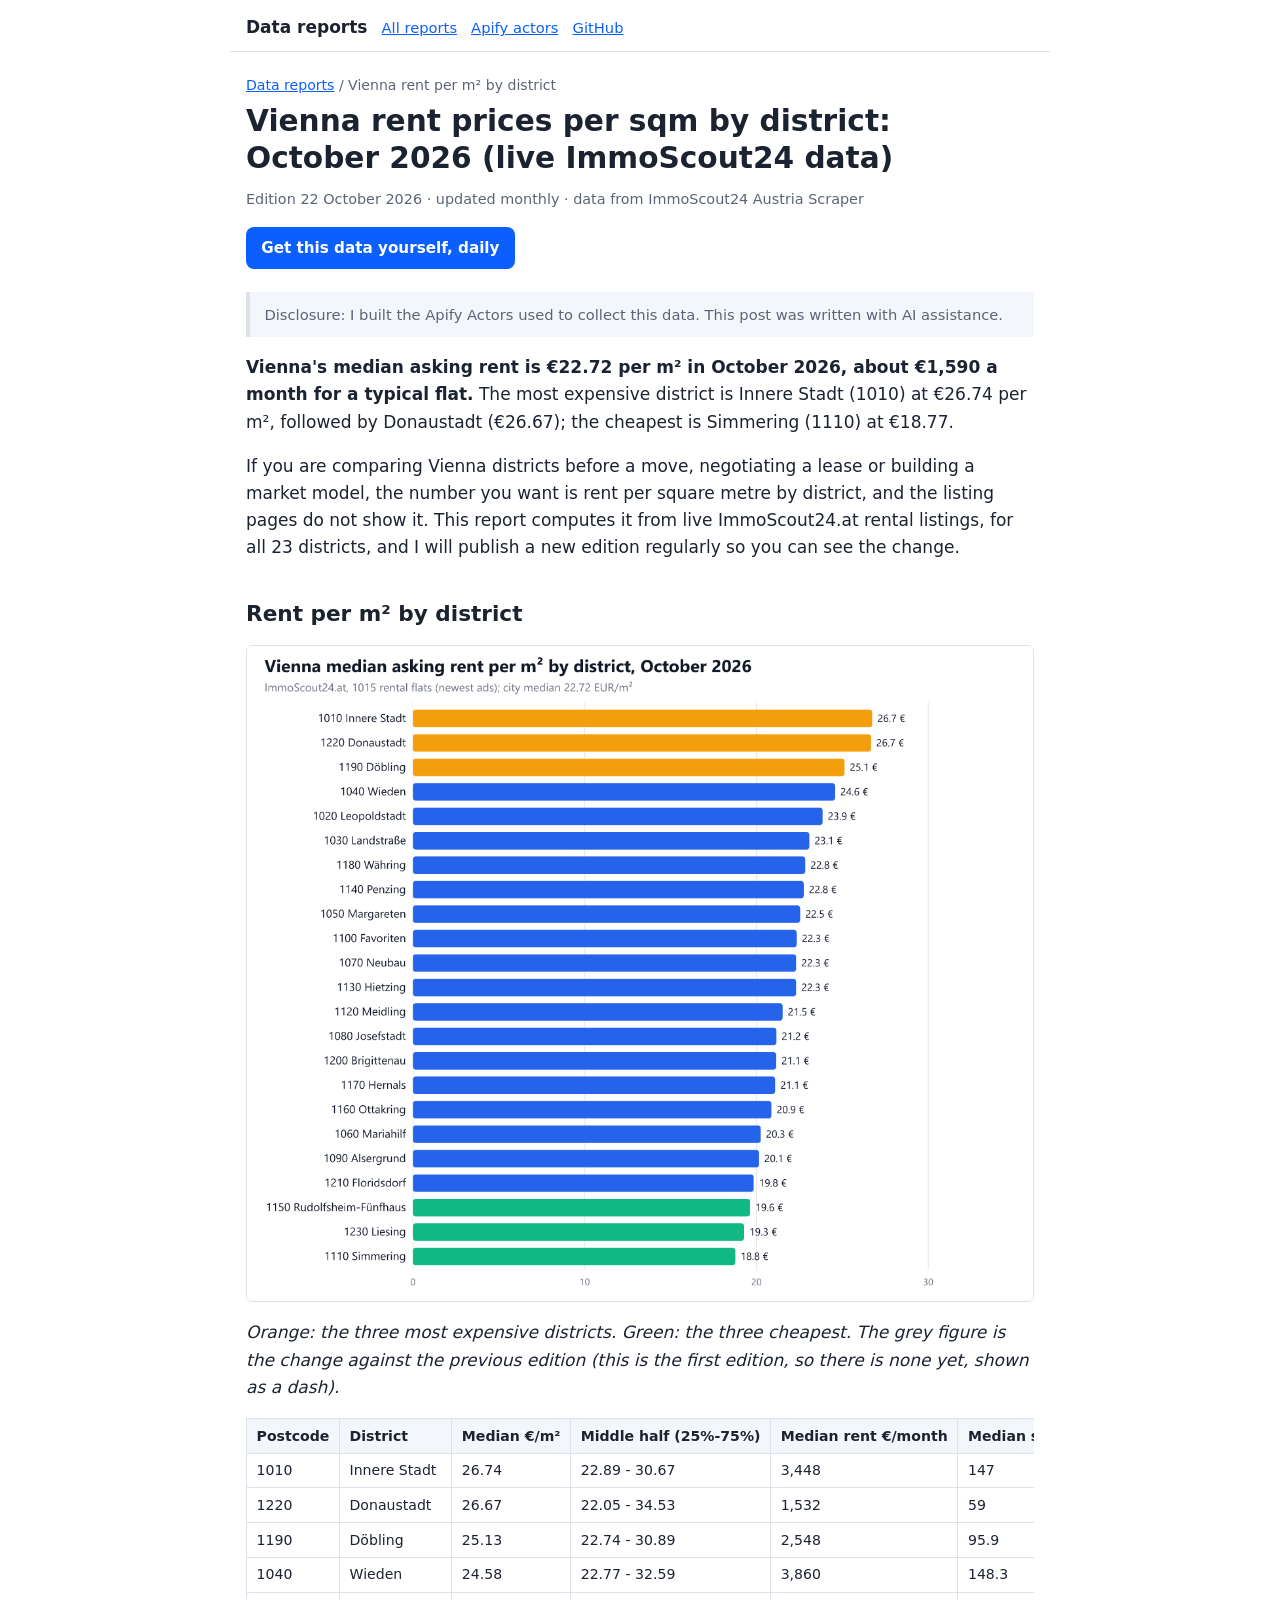
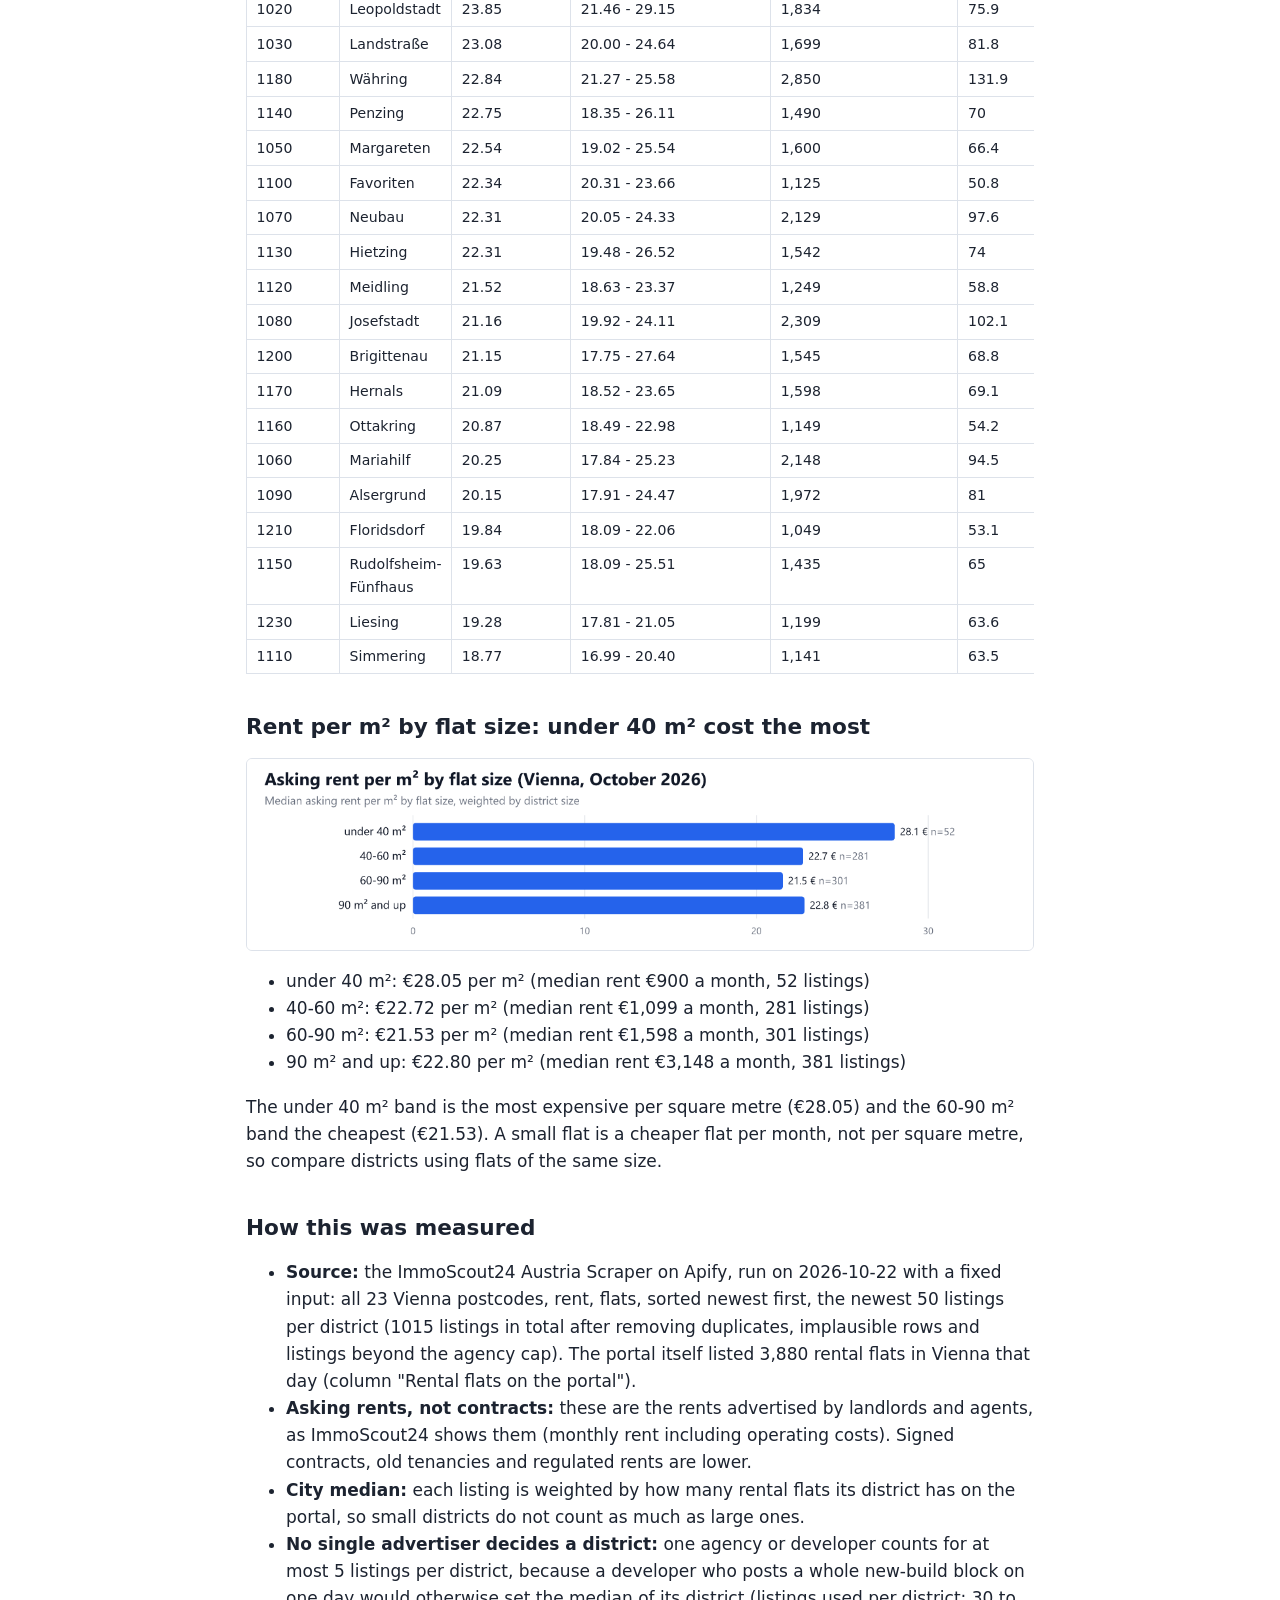
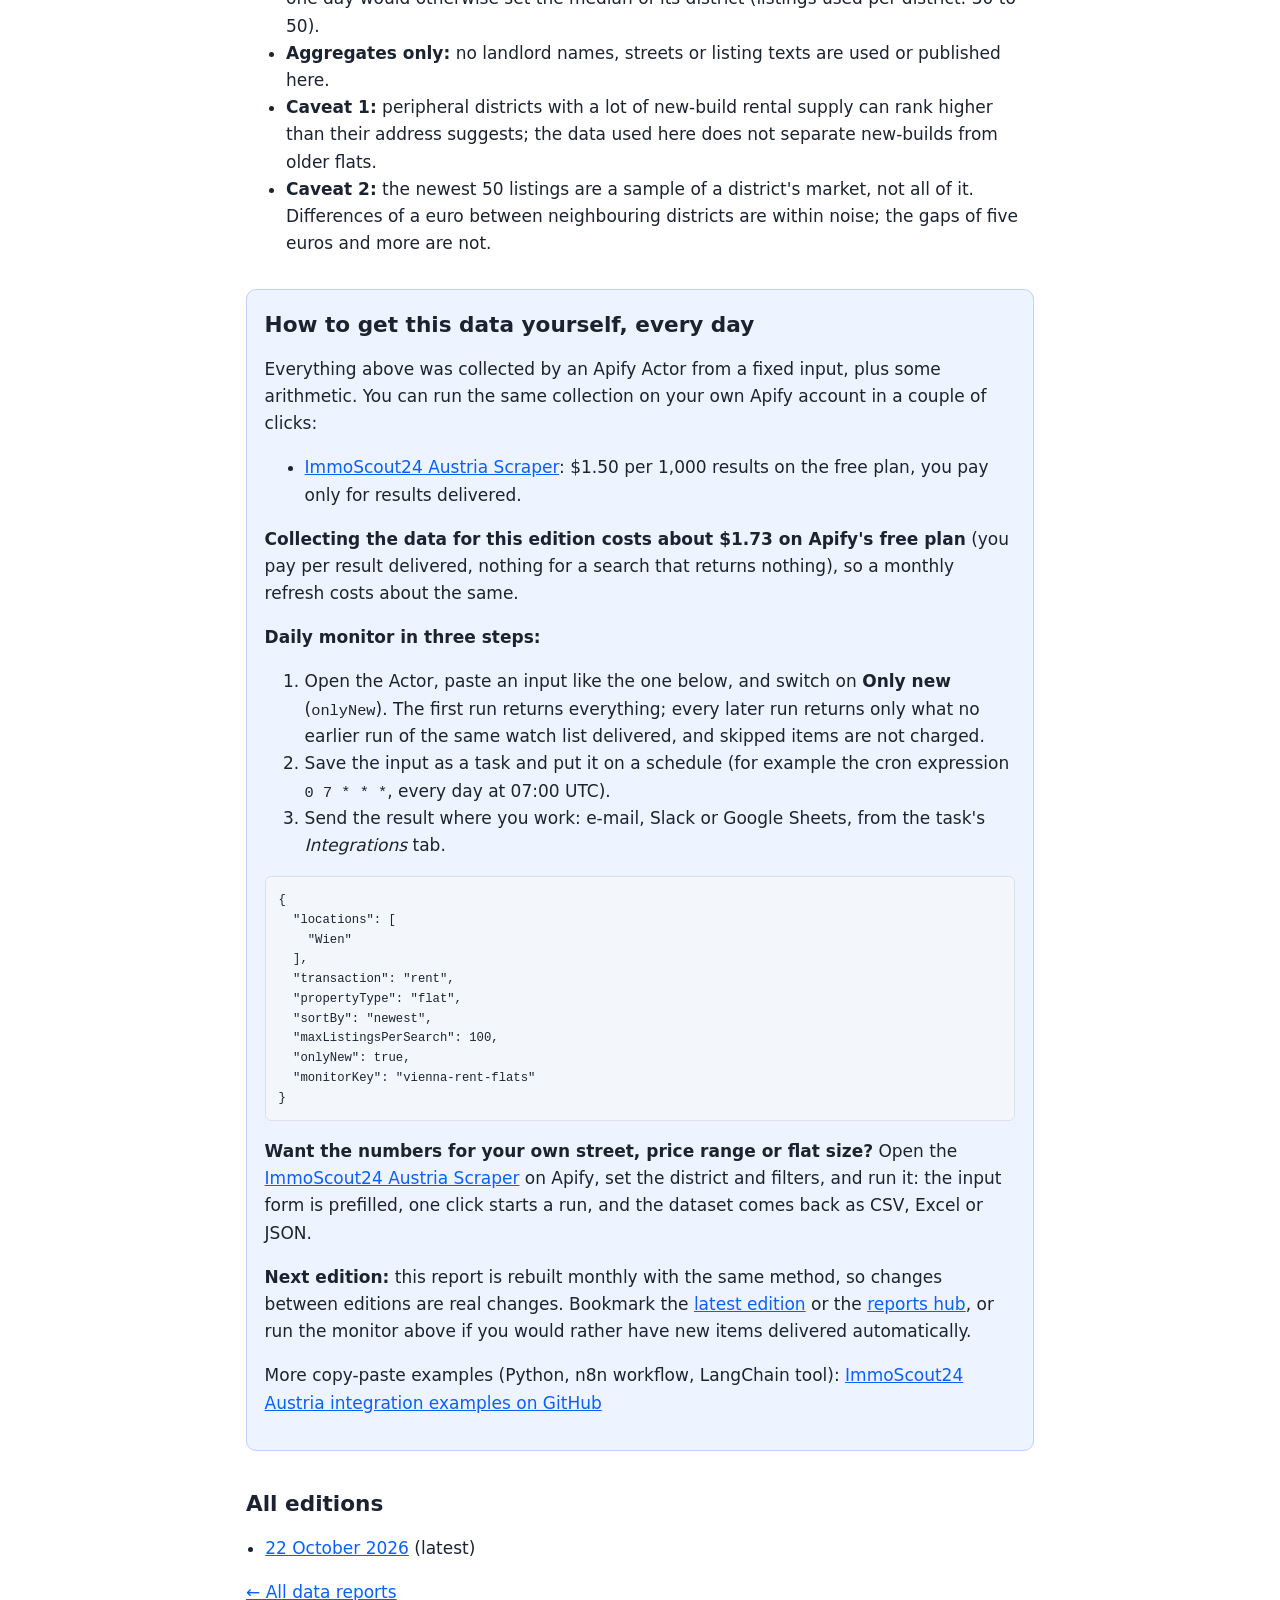
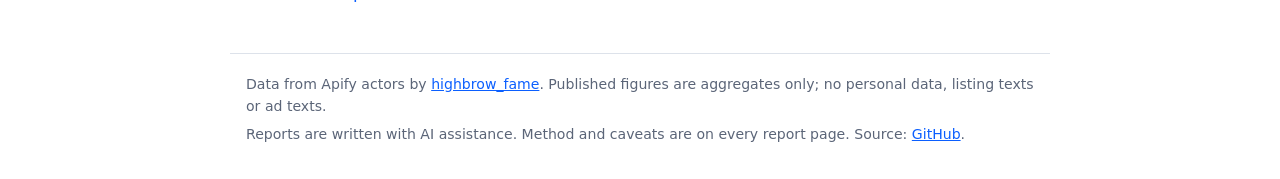
<file: docs/reports/vienna-rent.html>
<!doctype html>
<html lang="en">
<head>
<meta charset="utf-8">
<meta name="viewport" content="width=device-width,initial-scale=1">
<title>Vienna rent prices per sqm by district: October 2026 (live ImmoScout24 data)</title>
<meta name="description" content="Median asking rent per m² for all 23 Vienna districts, October 2026, from 1,015 live ImmoScout24.at listings, plus how to get the data daily.">
<link rel="canonical" href="https://projectworks007.github.io/apify-data-mcp/reports/vienna-rent.html">
<link rel="icon" href="data:image/svg+xml,%3Csvg xmlns='http://www.w3.org/2000/svg' viewBox='0 0 32 32'%3E%3Crect width='32' height='32' rx='6' fill='%230b5fff'/%3E%3Crect x='6' y='16' width='5' height='10' fill='white'/%3E%3Crect x='14' y='9' width='5' height='17' fill='white'/%3E%3Crect x='22' y='13' width='5' height='13' fill='white'/%3E%3C/svg%3E">
<link rel="stylesheet" href="assets/style.css">
<meta property="og:site_name" content="Data reports by highbrow_fame">
<meta property="og:type" content="article">
<meta property="og:title" content="Vienna rent prices per sqm by district: October 2026 (live ImmoScout24 data)">
<meta property="og:description" content="Median asking rent per m² for all 23 Vienna districts, October 2026, from 1,015 live ImmoScout24.at listings, plus how to get the data daily.">
<meta property="og:url" content="https://projectworks007.github.io/apify-data-mcp/reports/vienna-rent.html">
<meta property="og:image" content="https://projectworks007.github.io/apify-data-mcp/reports/img/2026-10-22/vienna-rent-per-sqm-by-district.png"><meta name="twitter:image" content="https://projectworks007.github.io/apify-data-mcp/reports/img/2026-10-22/vienna-rent-per-sqm-by-district.png">
<meta name="twitter:card" content="summary_large_image">
<meta name="twitter:title" content="Vienna rent prices per sqm by district: October 2026 (live ImmoScout24 data)">
<meta name="twitter:description" content="Median asking rent per m² for all 23 Vienna districts, October 2026, from 1,015 live ImmoScout24.at listings, plus how to get the data daily.">
<script type="application/ld+json">{"@context": "https://schema.org", "@graph": [{"@type": "Article", "headline": "Vienna rent prices per sqm by district: October 2026 (live ImmoScout24 data)", "description": "Median asking rent per m² for all 23 Vienna districts, October 2026, from 1,015 live ImmoScout24.at listings, plus how to get the data daily.", "datePublished": "2026-10-22", "dateModified": "2026-10-22", "inLanguage": "en", "mainEntityOfPage": "https://projectworks007.github.io/apify-data-mcp/reports/vienna-rent.html", "author": {"@type": "Person", "name": "highbrow_fame", "url": "https://apify.com/highbrow_fame"}, "publisher": {"@type": "Person", "name": "highbrow_fame", "url": "https://apify.com/highbrow_fame"}, "keywords": "data, realestate, austria, webscraping", "image": "https://projectworks007.github.io/apify-data-mcp/reports/img/2026-10-22/vienna-rent-per-sqm-by-district.png"}, {"@type": "Dataset", "name": "Vienna rent prices per sqm by district: October 2026 (live ImmoScout24 data)", "description": "Median asking rent per m² for all 23 Vienna districts, October 2026, from 1,015 live ImmoScout24.at listings, plus how to get the data daily.", "creator": {"@type": "Person", "name": "highbrow_fame", "url": "https://apify.com/highbrow_fame"}, "datePublished": "2026-10-22", "dateModified": "2026-10-22", "temporalCoverage": "2026-10-22", "spatialCoverage": "Vienna, Austria", "keywords": ["data", "realestate", "austria", "webscraping"], "variableMeasured": ["median asking rent per m2", "interquartile range of rent per m2", "median monthly rent", "median flat size", "rental flats on the portal"], "url": "https://projectworks007.github.io/apify-data-mcp/reports/vienna-rent.html", "isBasedOn": ["https://apify.com/highbrow_fame/immoscout24-at-properties"]}]}</script>
</head>
<body>
<header class="site"><a class="brand" href="index.html">Data reports</a>
<nav><a href="index.html">All reports</a><a href="https://apify.com/highbrow_fame">Apify actors</a><a href="https://github.com/projectworks007/apify-data-mcp">GitHub</a></nav></header>
<main>
<p class="crumbs"><a href="index.html">Data reports</a> / Vienna rent per m² by district</p>
<h1>Vienna rent prices per sqm by district: October 2026 (live ImmoScout24 data)</h1>
<p class="meta">Edition <time datetime="2026-10-22">22 October 2026</time> &middot; updated monthly &middot; data from ImmoScout24 Austria Scraper</p>

<div class="btns"><a class="btn" href="#get-the-data">Get this data yourself, daily</a></div>
<blockquote class="note">
<p>Disclosure: I built the Apify Actors used to collect this data. This post was written with AI assistance.</p>
</blockquote>
<p><strong>Vienna's median asking rent is €22.72 per m² in October 2026, about €1,590 a month for a typical flat.</strong> The most expensive district is Innere Stadt (1010) at €26.74 per m², followed by Donaustadt (€26.67); the cheapest is Simmering (1110) at €18.77.</p>
<p>If you are comparing Vienna districts before a move, negotiating a lease or building a market model, the number you want is rent per square metre by district, and the listing pages do not show it. This report computes it from live ImmoScout24.at rental listings, for all 23 districts, and I will publish a new edition regularly so you can see the change.</p>
<h2>Rent per m² by district</h2>
<p><img alt="Vienna median asking rent per m² by district, October 2026" src="img/2026-10-22/vienna-rent-per-sqm-by-district.png" width="1200" height="1000" decoding="async"></p>
<p><em>Orange: the three most expensive districts. Green: the three cheapest. The grey figure is the change against the previous edition (this is the first edition, so there is none yet, shown as a dash).</em></p>
<div class="tw"><table>
<thead>
<tr>
<th>Postcode</th>
<th>District</th>
<th>Median €/m²</th>
<th>Middle half (25%-75%)</th>
<th>Median rent €/month</th>
<th>Median size m²</th>
<th>Rental flats on the portal</th>
<th>Change in median €/m²</th>
</tr>
</thead>
<tbody>
<tr>
<td>1010</td>
<td>Innere Stadt</td>
<td>26.74</td>
<td>22.89 - 30.67</td>
<td>3,448</td>
<td>147</td>
<td>211</td>
<td>–</td>
</tr>
<tr>
<td>1220</td>
<td>Donaustadt</td>
<td>26.67</td>
<td>22.05 - 34.53</td>
<td>1,532</td>
<td>59</td>
<td>628</td>
<td>–</td>
</tr>
<tr>
<td>1190</td>
<td>Döbling</td>
<td>25.13</td>
<td>22.74 - 30.89</td>
<td>2,548</td>
<td>95.9</td>
<td>217</td>
<td>–</td>
</tr>
<tr>
<td>1040</td>
<td>Wieden</td>
<td>24.58</td>
<td>22.77 - 32.59</td>
<td>3,860</td>
<td>148.3</td>
<td>87</td>
<td>–</td>
</tr>
<tr>
<td>1020</td>
<td>Leopoldstadt</td>
<td>23.85</td>
<td>21.46 - 29.15</td>
<td>1,834</td>
<td>75.9</td>
<td>124</td>
<td>–</td>
</tr>
<tr>
<td>1030</td>
<td>Landstraße</td>
<td>23.08</td>
<td>20.00 - 24.64</td>
<td>1,699</td>
<td>81.8</td>
<td>476</td>
<td>–</td>
</tr>
<tr>
<td>1180</td>
<td>Währing</td>
<td>22.84</td>
<td>21.27 - 25.58</td>
<td>2,850</td>
<td>131.9</td>
<td>117</td>
<td>–</td>
</tr>
<tr>
<td>1140</td>
<td>Penzing</td>
<td>22.75</td>
<td>18.35 - 26.11</td>
<td>1,490</td>
<td>70</td>
<td>117</td>
<td>–</td>
</tr>
<tr>
<td>1050</td>
<td>Margareten</td>
<td>22.54</td>
<td>19.02 - 25.54</td>
<td>1,600</td>
<td>66.4</td>
<td>74</td>
<td>–</td>
</tr>
<tr>
<td>1100</td>
<td>Favoriten</td>
<td>22.34</td>
<td>20.31 - 23.66</td>
<td>1,125</td>
<td>50.8</td>
<td>395</td>
<td>–</td>
</tr>
<tr>
<td>1070</td>
<td>Neubau</td>
<td>22.31</td>
<td>20.05 - 24.33</td>
<td>2,129</td>
<td>97.6</td>
<td>72</td>
<td>–</td>
</tr>
<tr>
<td>1130</td>
<td>Hietzing</td>
<td>22.31</td>
<td>19.48 - 26.52</td>
<td>1,542</td>
<td>74</td>
<td>116</td>
<td>–</td>
</tr>
<tr>
<td>1120</td>
<td>Meidling</td>
<td>21.52</td>
<td>18.63 - 23.37</td>
<td>1,249</td>
<td>58.8</td>
<td>119</td>
<td>–</td>
</tr>
<tr>
<td>1080</td>
<td>Josefstadt</td>
<td>21.16</td>
<td>19.92 - 24.11</td>
<td>2,309</td>
<td>102.1</td>
<td>47</td>
<td>–</td>
</tr>
<tr>
<td>1200</td>
<td>Brigittenau</td>
<td>21.15</td>
<td>17.75 - 27.64</td>
<td>1,545</td>
<td>68.8</td>
<td>137</td>
<td>–</td>
</tr>
<tr>
<td>1170</td>
<td>Hernals</td>
<td>21.09</td>
<td>18.52 - 23.65</td>
<td>1,598</td>
<td>69.1</td>
<td>59</td>
<td>–</td>
</tr>
<tr>
<td>1160</td>
<td>Ottakring</td>
<td>20.87</td>
<td>18.49 - 22.98</td>
<td>1,149</td>
<td>54.2</td>
<td>78</td>
<td>–</td>
</tr>
<tr>
<td>1060</td>
<td>Mariahilf</td>
<td>20.25</td>
<td>17.84 - 25.23</td>
<td>2,148</td>
<td>94.5</td>
<td>71</td>
<td>–</td>
</tr>
<tr>
<td>1090</td>
<td>Alsergrund</td>
<td>20.15</td>
<td>17.91 - 24.47</td>
<td>1,972</td>
<td>81</td>
<td>75</td>
<td>–</td>
</tr>
<tr>
<td>1210</td>
<td>Floridsdorf</td>
<td>19.84</td>
<td>18.09 - 22.06</td>
<td>1,049</td>
<td>53.1</td>
<td>340</td>
<td>–</td>
</tr>
<tr>
<td>1150</td>
<td>Rudolfsheim-Fünfhaus</td>
<td>19.63</td>
<td>18.09 - 25.51</td>
<td>1,435</td>
<td>65</td>
<td>89</td>
<td>–</td>
</tr>
<tr>
<td>1230</td>
<td>Liesing</td>
<td>19.28</td>
<td>17.81 - 21.05</td>
<td>1,199</td>
<td>63.6</td>
<td>119</td>
<td>–</td>
</tr>
<tr>
<td>1110</td>
<td>Simmering</td>
<td>18.77</td>
<td>16.99 - 20.40</td>
<td>1,141</td>
<td>63.5</td>
<td>112</td>
<td>–</td>
</tr>
</tbody>
</table></div>
<h2>Rent per m² by flat size: under 40 m² cost the most</h2>
<p><img alt="Median asking rent per m² by flat size" src="img/2026-10-22/vienna-rent-per-sqm-by-size.png" width="1200" height="291" loading="lazy" decoding="async"></p>
<ul>
<li>under 40 m²: €28.05 per m² (median rent €900 a month, 52 listings)</li>
<li>40-60 m²: €22.72 per m² (median rent €1,099 a month, 281 listings)</li>
<li>60-90 m²: €21.53 per m² (median rent €1,598 a month, 301 listings)</li>
<li>90 m² and up: €22.80 per m² (median rent €3,148 a month, 381 listings)</li>
</ul>
<p>The under 40 m² band is the most expensive per square metre (€28.05) and the 60-90 m² band the cheapest (€21.53). A small flat is a cheaper flat per month, not per square metre, so compare districts using flats of the same size.</p>
<h2>How this was measured</h2>
<ul>
<li><strong>Source:</strong> the ImmoScout24 Austria Scraper on Apify, run on 2026-10-22 with a fixed input: all 23 Vienna postcodes, rent, flats, sorted newest first, the newest 50 listings per district (1015 listings in total after removing duplicates, implausible rows and listings beyond the agency cap). The portal itself listed 3,880 rental flats in Vienna that day (column "Rental flats on the portal").</li>
<li><strong>Asking rents, not contracts:</strong> these are the rents advertised by landlords and agents, as ImmoScout24 shows them (monthly rent including operating costs). Signed contracts, old tenancies and regulated rents are lower.</li>
<li><strong>City median:</strong> each listing is weighted by how many rental flats its district has on the portal, so small districts do not count as much as large ones.</li>
<li><strong>No single advertiser decides a district:</strong> one agency or developer counts for at most 5 listings per district, because a developer who posts a whole new-build block on one day would otherwise set the median of its district (listings used per district: 30 to 50).</li>
<li><strong>Aggregates only:</strong> no landlord names, streets or listing texts are used or published here.</li>
<li><strong>Caveat 1:</strong> peripheral districts with a lot of new-build rental supply can rank higher than their address suggests; the data used here does not separate new-builds from older flats.</li>
<li><strong>Caveat 2:</strong> the newest 50 listings are a sample of a district's market, not all of it. Differences of a euro between neighbouring districts are within noise; the gaps of five euros and more are not.</li>
</ul>
<section class="cta" id="get-the-data"><h2>How to get this data yourself, every day</h2>
<p>Everything above was collected by an Apify Actor from a fixed input, plus some arithmetic. You can run the same collection on your own Apify account in a couple of clicks:</p>
<ul>
<li><a href="https://apify.com/highbrow_fame/immoscout24-at-properties">ImmoScout24 Austria Scraper</a>: $1.50 per 1,000 results on the free plan, you pay only for results delivered.</li>
</ul>
<p><strong>Collecting the data for this edition costs about $1.73 on Apify's free plan</strong> (you pay per result delivered, nothing for a search that returns nothing), so a monthly refresh costs about the same.</p>
<p><strong>Daily monitor in three steps:</strong></p>
<ol>
<li>Open the Actor, paste an input like the one below, and switch on <strong>Only new</strong> (<code>onlyNew</code>). The first run returns everything; every later run returns only what no earlier run of the same watch list delivered, and skipped items are not charged.</li>
<li>Save the input as a task and put it on a schedule (for example the cron expression <code>0 7 * * *</code>, every day at 07:00 UTC).</li>
<li>Send the result where you work: e-mail, Slack or Google Sheets, from the task's <em>Integrations</em> tab.</li>
</ol>
<pre><code class="language-json">{
  &quot;locations&quot;: [
    &quot;Wien&quot;
  ],
  &quot;transaction&quot;: &quot;rent&quot;,
  &quot;propertyType&quot;: &quot;flat&quot;,
  &quot;sortBy&quot;: &quot;newest&quot;,
  &quot;maxListingsPerSearch&quot;: 100,
  &quot;onlyNew&quot;: true,
  &quot;monitorKey&quot;: &quot;vienna-rent-flats&quot;
}
</code></pre>
<p><strong>Want the numbers for your own street, price range or flat size?</strong> Open the <a href="https://apify.com/highbrow_fame/immoscout24-at-properties">ImmoScout24 Austria Scraper</a> on Apify, set the district and filters, and run it: the input form is prefilled, one click starts a run, and the dataset comes back as CSV, Excel or JSON.</p>
<p><strong>Next edition:</strong> this report is rebuilt monthly with the same method, so changes between editions are real changes. Bookmark the <a href="vienna-rent.html">latest edition</a> or the <a href="index.html">reports hub</a>, or run the monitor above if you would rather have new items delivered automatically.</p>
<p>More copy-paste examples (Python, n8n workflow, LangChain tool): <a href="https://github.com/projectworks007/apify-data-mcp/tree/main/examples/immoscout24-at-properties">ImmoScout24 Austria integration examples on GitHub</a></p></section>
<h2>All editions</h2>
<ul class="eds"><li><a href="vienna-rent-2026-10-22.html">22 October 2026</a> (latest)</li></ul>
<p><a href="index.html">&larr; All data reports</a></p>
</main>
<footer class="site">
<p>Data from Apify actors by <a href="https://apify.com/highbrow_fame">highbrow_fame</a>. Published figures are aggregates only; no personal data, listing texts or ad texts.</p>
<p>Reports are written with AI assistance. Method and caveats are on every report page. Source: <a href="https://github.com/projectworks007/apify-data-mcp">GitHub</a>.</p>
</footer>
</body>
</html>
</file>
<file: docs/reports/assets/style.css>
:root{--bg:#fff;--fg:#1c2330;--muted:#5b6578;--line:#dde2ea;--soft:#f3f6fa;--accent:#0b5fff;--accent-fg:#fff;--cta:#eef4ff;--cta-line:#bcd2ff}
@media (prefers-color-scheme:dark){:root{--bg:#10141b;--fg:#e6eaf1;--muted:#9aa5b8;--line:#2a3140;--soft:#171d27;--accent:#6aa0ff;--accent-fg:#0b1220;--cta:#14233d;--cta-line:#2b4a80}}
*{box-sizing:border-box}
html{-webkit-text-size-adjust:100%}
body{margin:0;background:var(--bg);color:var(--fg);font:17px/1.6 system-ui,-apple-system,"Segoe UI",Roboto,Helvetica,Arial,sans-serif}
a{color:var(--accent)}
header.site,footer.site,main{max-width:820px;margin:0 auto;padding:0 16px}
header.site{padding-top:14px;padding-bottom:10px;border-bottom:1px solid var(--line);display:flex;gap:14px;align-items:baseline;flex-wrap:wrap}
header.site a.brand{font-weight:700;text-decoration:none;color:var(--fg)}
header.site nav a{margin-right:14px;font-size:.92rem}
main{padding-top:22px;padding-bottom:30px}
h1{font-size:1.85rem;line-height:1.25;margin:.2em 0 .4em}
h2{font-size:1.35rem;line-height:1.3;margin:1.8em 0 .5em}
.meta{color:var(--muted);font-size:.9rem;margin:0 0 1rem}
.crumbs{font-size:.88rem;color:var(--muted);margin:0}
blockquote.note{margin:1rem 0;padding:.5rem .9rem;border-left:4px solid var(--line);background:var(--soft);color:var(--muted);font-size:.92rem}
blockquote.note p{margin:.2em 0}
img{max-width:100%;height:auto;display:block;margin:1rem auto;border:1px solid var(--line);border-radius:6px}
.tw{overflow-x:auto;margin:1rem 0;-webkit-overflow-scrolling:touch}
table{border-collapse:collapse;font-size:.88rem;min-width:100%}
th,td{border:1px solid var(--line);padding:.35rem .6rem;text-align:left;vertical-align:top}
th{background:var(--soft);white-space:nowrap}
td:not(:first-child),th:not(:first-child){font-variant-numeric:tabular-nums}
pre{background:var(--soft);border:1px solid var(--line);border-radius:6px;padding:.8rem;overflow-x:auto;font-size:.85rem;line-height:1.45}
code{font-family:ui-monospace,SFMono-Regular,Menlo,Consolas,monospace;font-size:.9em}
section.cta{background:var(--cta);border:1px solid var(--cta-line);border-radius:10px;padding:.2rem 1.1rem 1rem;margin-top:2rem}
section.cta h2{margin-top:.8em}
.btns{display:flex;flex-wrap:wrap;gap:.6rem;margin:1rem 0 1.4rem}
.btn{display:inline-block;background:var(--accent);color:var(--accent-fg);text-decoration:none;font-weight:600;padding:.55rem .95rem;border-radius:8px;font-size:.95rem}
.btn.alt{background:transparent;color:var(--accent);border:1px solid var(--accent)}
.card{border:1px solid var(--line);border-radius:10px;padding:.9rem 1.1rem;margin:1.1rem 0;background:var(--soft)}
.card h2,.card h3{margin:.1em 0 .3em}
.card p{margin:.4em 0}
.tag{display:inline-block;font-size:.78rem;border:1px solid var(--line);border-radius:99px;padding:.05rem .55rem;color:var(--muted);margin-right:.3rem}
ul.eds{padding-left:1.2rem}
.old{border:1px solid var(--cta-line);background:var(--cta);padding:.5rem .9rem;border-radius:8px;font-size:.92rem}
footer.site{border-top:1px solid var(--line);padding-top:14px;padding-bottom:30px;color:var(--muted);font-size:.88rem}
footer.site p{margin:.3rem 0}
@media (max-width:520px){body{font-size:16px}h1{font-size:1.5rem}}
</file>
